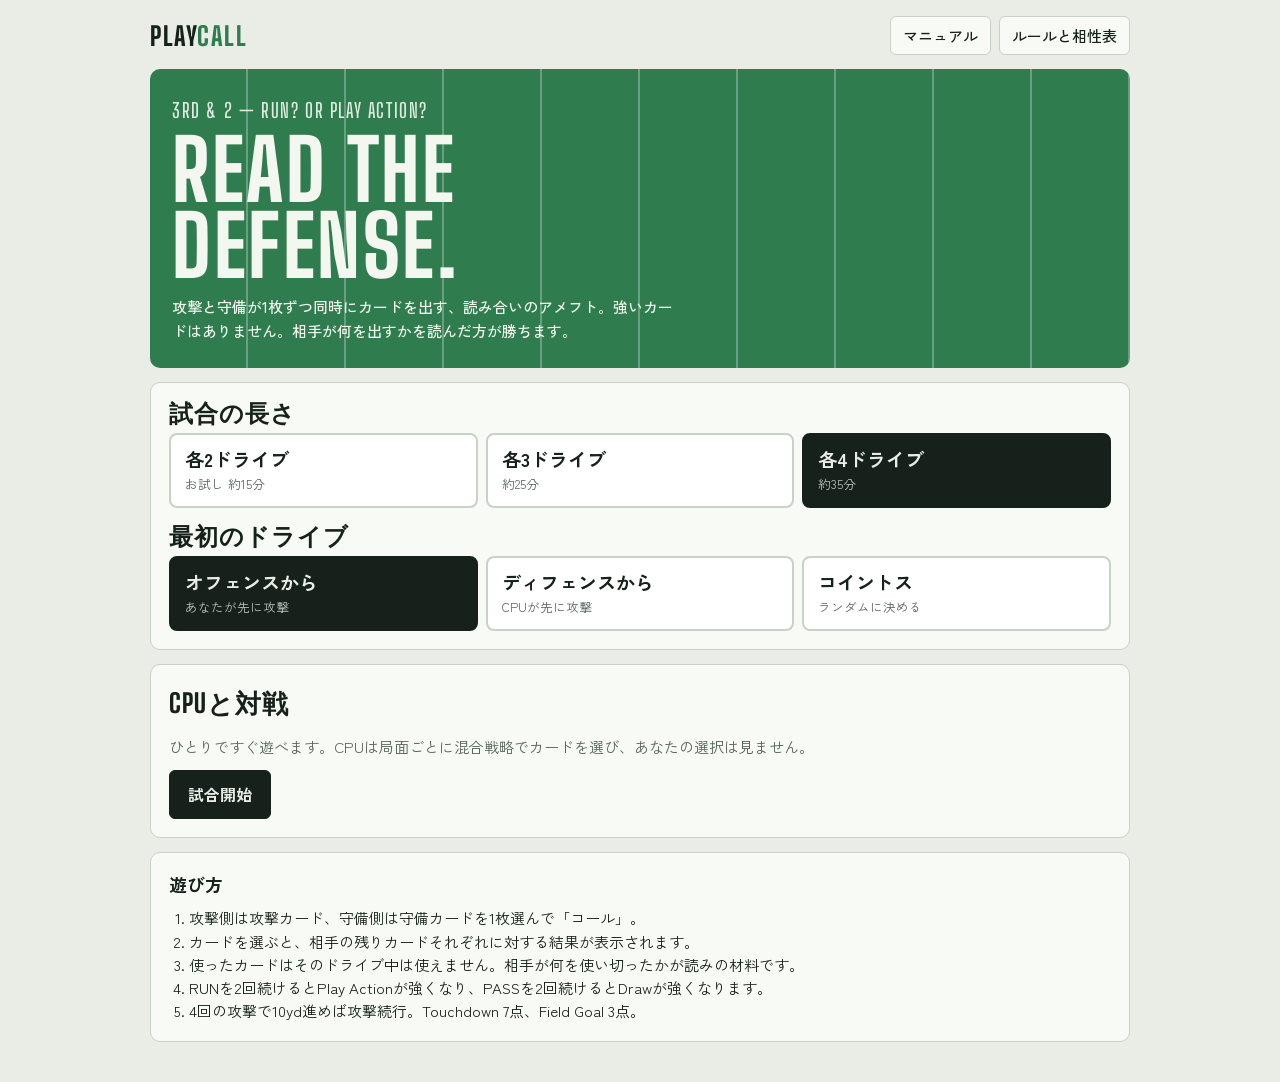
<file: index.html>
<!doctype html>
<html lang="ja">
<head>
<meta charset="utf-8">
<meta name="viewport" content="width=device-width,initial-scale=1,viewport-fit=cover">
<meta name="description" content="攻撃と守備が同時にカードを出す、読み合いのアメフトカードゲーム。ブラウザだけでCPUと対戦できます。">
<title>PLAYCALL Football</title>
<link rel="stylesheet" href="https://fonts.googleapis.com/css2?family=Big+Shoulders+Display:wght@600;800&family=Zen+Kaku+Gothic+New:wght@400;500;700&display=swap">
<style>
html{color-scheme:light}body{margin:0}[hidden]{display:none!important}img{max-width:100%}
/* Layout: stadium scoreboard on top, a turf field strip, then the coach's call sheet (hand + matchup read-out). */
:root{
  --bg:#e9ede6; --surface:#f8faf5; --raise:#ffffff; --ink:#15211a; --muted:#56655b; --line:#c9d2c6;
  --turf:#2f7d4f; --turf2:#286d45; --chalk:#f3f7f0; --endzone:#1f5a39;
  --leather:#8b4a22; --leather-bg:#f3e6da; --steel:#27507a; --steel-bg:#e1eaf3;
  --board:#15211a; --board-fg:#f3f7f0; --flag:#e9b91c; --good:#1c7c4c; --bad:#b93a2b; --neutral:#6b7a70;
  --display:"Big Shoulders Display","Arial Narrow","Hiragino Sans",sans-serif;
  --body:"Zen Kaku Gothic New","Hiragino Sans","Yu Gothic UI","Noto Sans JP",system-ui,sans-serif;
}
@media (prefers-color-scheme: dark){ :root:not([data-theme="light"]){
  --bg:#0e1612; --surface:#16211b; --raise:#1d2b23; --ink:#e6eee8; --muted:#93a399; --line:#2b3b32;
  --turf:#2a6e46; --turf2:#245f3d; --chalk:#e9f1ea; --endzone:#184a2f;
  --leather:#d9935c; --leather-bg:#3a2a1e; --steel:#86b6e6; --steel-bg:#1c2c3d;
  --board:#060b08; --board-fg:#e6eee8; --flag:#f0c531; --good:#57c58b; --bad:#ef7b6b; --neutral:#93a399; color-scheme:dark } }
:root[data-theme="dark"]{
  --bg:#0e1612; --surface:#16211b; --raise:#1d2b23; --ink:#e6eee8; --muted:#93a399; --line:#2b3b32;
  --turf:#2a6e46; --turf2:#245f3d; --chalk:#e9f1ea; --endzone:#184a2f;
  --leather:#d9935c; --leather-bg:#3a2a1e; --steel:#86b6e6; --steel-bg:#1c2c3d;
  --board:#060b08; --board-fg:#e6eee8; --flag:#f0c531; --good:#57c58b; --bad:#ef7b6b; --neutral:#93a399; color-scheme:dark }
*{box-sizing:border-box}
body{background:var(--bg);color:var(--ink);font-family:var(--body);font-size:15px;line-height:1.55;padding-inline:16px;padding-block:16px 40px}
#app{max-width:980px;margin:0 auto;display:flex;flex-direction:column;gap:14px}
button{font:inherit;color:inherit;cursor:pointer}
button:focus-visible,input:focus-visible,select:focus-visible,summary:focus-visible{outline:3px solid var(--flag);outline-offset:2px}
h1,h2,h3{margin:0;text-wrap:balance}
.disp{font-family:var(--display);letter-spacing:.02em;font-variant-numeric:tabular-nums}
.muted{color:var(--muted)}
.small{font-size:12.5px}

/* top bar */
.bar{display:flex;align-items:center;justify-content:space-between;gap:10px;flex-wrap:wrap}
.brand{font-family:var(--display);font-weight:800;font-size:26px;letter-spacing:.06em;line-height:1}
.brand span{color:var(--turf)}
.bar .btns{display:flex;gap:8px}
.btn{border:1px solid var(--line);background:var(--surface);border-radius:6px;padding:7px 12px;font-weight:500}
a.btn{display:inline-block;text-decoration:none;color:inherit}
.btn:hover{border-color:var(--ink)}
.btn.primary{background:var(--ink);color:var(--bg);border-color:var(--ink);font-weight:700}
.btn.primary:disabled{opacity:.4;cursor:not-allowed}
.btn.big{padding:11px 18px;font-size:16px}

/* lobby */
.hero{background:var(--turf);color:var(--chalk);border-radius:10px;padding:26px 22px;position:relative;overflow:hidden;
  background-image:repeating-linear-gradient(90deg,transparent 0 calc(10% - 2px),rgba(255,255,255,.28) calc(10% - 2px) 10%)}
.hero h1{font-family:var(--display);font-weight:800;font-size:clamp(44px,9vw,84px);line-height:.9;letter-spacing:.03em}
.hero p{max-width:34em;margin:12px 0 0;font-weight:500}
.hero .sit{font-family:var(--display);font-weight:600;font-size:20px;letter-spacing:.08em;opacity:.9;margin-bottom:6px}
.modes{display:grid;grid-template-columns:repeat(auto-fit,minmax(280px,1fr));gap:14px}
.mode{background:var(--surface);border:1px solid var(--line);border-radius:10px;padding:18px;display:flex;flex-direction:column;gap:12px}
.mode h2{font-family:var(--display);font-weight:800;font-size:26px;letter-spacing:.04em}
.row{display:flex;gap:8px;align-items:center;flex-wrap:wrap}
input[type=text],select{font:inherit;color:var(--ink);background:var(--raise);border:1px solid var(--line);border-radius:6px;padding:8px 10px}
#roomcode{width:7.5em;text-transform:uppercase;letter-spacing:.2em;font-family:var(--display);font-size:20px}
.howto{background:var(--surface);border:1px solid var(--line);border-radius:10px;padding:18px}
.howto ol{margin:8px 0 0;padding-left:1.3em}
.code{font-family:var(--display);font-weight:800;font-size:54px;letter-spacing:.2em;line-height:1}

.setup{background:var(--surface);border:1px solid var(--line);border-radius:10px;padding:18px;display:grid;gap:16px}
.sg{display:grid;gap:8px}
.sl{font-family:var(--display);font-weight:800;font-size:24px;letter-spacing:.04em;line-height:1}
.seg{display:grid;grid-template-columns:repeat(3,1fr);gap:8px}
.segb{border:2px solid var(--line);background:var(--raise);border-radius:8px;padding:12px 14px;text-align:left;min-width:0}
.segb b{display:block;font-size:19px;font-weight:700;line-height:1.25}
.segb span{font-size:12.5px;color:var(--muted)}
.segb:hover{border-color:var(--ink)}
.segb[aria-pressed=true]{background:var(--ink);border-color:var(--ink);color:var(--bg)}
.segb[aria-pressed=true] span{color:inherit;opacity:.8}
.fourth{border:3px solid var(--flag);border-radius:10px;padding:12px 14px;background:var(--raise);display:grid;gap:10px}
.fourth .ft{font-family:var(--display);font-weight:800;font-size:28px;letter-spacing:.04em;line-height:1}
.choices{display:grid;grid-template-columns:repeat(3,1fr);gap:8px}
.choice{border:2px solid var(--line);background:var(--surface);border-radius:8px;padding:12px 14px;text-align:left;min-width:0}
.choice b{display:block;font-family:var(--display);font-weight:800;font-size:26px;line-height:1.05}
.choice span{font-size:13px}
.choice:hover{border-color:var(--ink)}
.choice[aria-pressed=true]{background:var(--ink);border-color:var(--ink);color:var(--bg)}
.choice:disabled{opacity:.45;cursor:not-allowed}
@media (max-width:560px){.seg,.choices{grid-template-columns:1fr}.segb,.choice{display:flex;align-items:baseline;justify-content:space-between;gap:10px}.segb b,.choice b{flex:0 0 auto}.segb span,.choice span{text-align:right}}
/* scoreboard */
.board{background:var(--board);color:var(--board-fg);border:1px solid var(--line);border-radius:10px;padding:12px 16px;display:grid;grid-template-columns:1fr auto 1fr;gap:12px;align-items:center}
.team{display:flex;align-items:baseline;gap:10px;min-width:0}
.team.r{justify-content:flex-end;text-align:right}
.team .nm{font-weight:700;font-size:13px;letter-spacing:.08em;white-space:nowrap}
.team .sc{font-family:var(--display);font-weight:800;font-size:48px;line-height:1;font-variant-numeric:tabular-nums}
.team .poss{width:10px;height:10px;border-radius:50%;background:var(--flag);display:inline-block;visibility:hidden;align-self:center}
.team.has .poss{visibility:visible}
.mid{text-align:center}
.mid .dd{font-family:var(--display);font-weight:800;font-size:30px;line-height:1;letter-spacing:.04em;white-space:nowrap}
.mid .on{font-size:12.5px;opacity:.85;white-space:nowrap}
.pips{display:flex;gap:4px;margin-top:4px}
.team.r .pips{justify-content:flex-end}
.pip{width:14px;height:5px;border-radius:2px;background:currentColor;opacity:.25}
.pip.done{opacity:.9}
.pip.now{background:var(--flag);opacity:1}

/* field */
.field{position:relative;height:104px;border-radius:8px;overflow:hidden;background:var(--turf);
  background-image:repeating-linear-gradient(90deg,var(--turf) 0 8.3333%,var(--turf2) 8.3333% 16.6667%)}
.field .ez{position:absolute;top:0;bottom:0;width:8.3333%;background:var(--endzone);display:flex;align-items:center;justify-content:center}
.field .ez span{writing-mode:vertical-rl;font-family:var(--display);font-weight:800;letter-spacing:.2em;color:var(--chalk);opacity:.75;font-size:13px}
.field .ez.l{left:0;border-right:2px solid var(--chalk)} .field .ez.rr{right:0;border-left:2px solid var(--chalk)}
.field .yl{position:absolute;top:0;bottom:0;width:1px;background:rgba(255,255,255,.45)}
.field .num{position:absolute;bottom:4px;transform:translateX(-50%);font-family:var(--display);font-weight:600;color:rgba(255,255,255,.7);font-size:15px}
.field .mk{position:absolute;top:0;bottom:0;width:3px;transform:translateX(-50%);transition:left .6s ease}
.field .los{background:#7fc4ff}
.field .fd{background:var(--flag)}
.field .ball{position:absolute;top:50%;width:22px;height:13px;border-radius:50%;background:#7a3f1c;border:2px solid #f4e9dc;transform:translate(-50%,-50%);transition:left .6s ease;box-shadow:0 2px 4px rgba(0,0,0,.35)}
.field .dir{position:absolute;top:6px;transform:translateX(-50%);font-family:var(--display);font-weight:800;color:var(--chalk);font-size:14px;letter-spacing:.1em;transition:left .6s ease;white-space:nowrap}

/* situation */
.sit-row{display:flex;gap:8px;flex-wrap:wrap;align-items:center}
.tag{display:inline-flex;align-items:center;gap:6px;border:1px solid var(--line);border-radius:999px;padding:3px 10px;font-size:12.5px;background:var(--surface);white-space:nowrap}
.tag.tend{background:var(--flag);border-color:var(--flag);color:#221b00;font-weight:700}
.chips{display:inline-flex;gap:3px;flex-wrap:wrap}
.chip{font-family:var(--display);font-weight:600;font-size:14px;min-width:26px;text-align:center;border-radius:4px;padding:0 4px;background:var(--raise);border:1px solid var(--line)}
.chip.star{border-color:var(--bad);color:var(--bad)}
.chip.gone{opacity:.25;text-decoration:line-through}

/* result */
.result{border:2px solid var(--ink);border-radius:10px;background:var(--raise);padding:14px 16px;display:grid;gap:10px}
.result .head{font-family:var(--display);font-weight:800;font-size:clamp(26px,5vw,38px);line-height:1;letter-spacing:.03em}
.result .head.good{color:var(--good)} .result .head.bad{color:var(--bad)}
.vs{display:flex;gap:10px;align-items:stretch;flex-wrap:wrap}
.face{flex:1 1 150px;min-width:0;border-radius:8px;padding:8px 10px;border:1px solid var(--line)}
.face.o{background:var(--leather-bg);border-color:var(--leather)} .face.d{background:var(--steel-bg);border-color:var(--steel)}
.face .who{font-size:11.5px;letter-spacing:.08em;font-weight:700;opacity:.8}
.face .cn{font-family:var(--display);font-weight:800;font-size:24px;line-height:1.05}
.verdict{flex:0 0 auto;display:flex;flex-direction:column;align-items:center;justify-content:center;min-width:86px;text-align:center}
.verdict .sym{font-size:34px;line-height:1;font-weight:700}
.sym.g{color:var(--good)} .sym.b{color:var(--bad)} .sym.n{color:var(--neutral)}
.flip{animation:flip .45s ease both}
@keyframes flip{from{transform:rotateX(80deg);opacity:.2}to{transform:none;opacity:1}}
@media (prefers-reduced-motion:reduce){.flip{animation:none}.field .mk,.field .ball,.field .dir{transition:none}}
.nextdrive{border-top:1px dashed var(--line);padding-top:8px;font-weight:700}

/* hand */
.panel{background:var(--surface);border:1px solid var(--line);border-radius:10px;padding:14px 16px;display:grid;gap:12px}
.panel h3{font-size:15px;font-weight:700}
.role{font-family:var(--display);font-weight:800;font-size:22px;letter-spacing:.06em}
.role.o{color:var(--leather)} .role.d{color:var(--steel)}
.hand{display:grid;grid-template-columns:repeat(auto-fill,minmax(138px,1fr));gap:8px}
.card{position:relative;text-align:left;border:1.5px solid var(--line);background:var(--raise);border-radius:8px;padding:8px 10px 9px;display:flex;flex-direction:column;gap:2px;min-width:0}
.card .cn{font-family:var(--display);font-weight:800;font-size:20px;line-height:1.05}
.card .ct{font-size:10.5px;font-weight:700;letter-spacing:.1em}
.card.o .ct{color:var(--leather)} .card.d .ct{color:var(--steel)}
.card.o{border-left:5px solid var(--leather)} .card.d{border-left:5px solid var(--steel)}
.card.k{border-left:5px solid var(--flag)}
.card:hover{border-color:var(--ink)}
.card[aria-pressed=true]{outline:3px solid var(--ink);outline-offset:1px;background:var(--surface)}
.card:disabled{opacity:.4;cursor:not-allowed}
.card .cnt{position:absolute;top:6px;right:8px;font-family:var(--display);font-weight:600;font-size:14px;color:var(--muted)}
.detail{border-top:1px solid var(--line);padding-top:12px;display:grid;gap:10px}
.detail .dn{font-family:var(--display);font-weight:800;font-size:26px;line-height:1}
.gain{display:grid;grid-template-columns:repeat(5,1fr);gap:4px;max-width:420px}
.gain div{border:1px solid var(--line);border-radius:6px;text-align:center;padding:3px 2px;background:var(--raise)}
.gain b{display:block;font-size:15px} .gain span{font-family:var(--display);font-weight:600;font-size:16px}
.mx{display:grid;grid-template-columns:repeat(auto-fill,minmax(150px,1fr));gap:4px}
.mxc{display:grid;grid-template-columns:22px 1fr;gap:6px;align-items:center;border:1px solid var(--line);border-radius:6px;padding:4px 8px;background:var(--raise);min-width:0}
.mxc .s{font-size:17px;font-weight:700;text-align:center}
.mxc .t{min-width:0}
.mxc .t b{display:block;font-size:12.5px;line-height:1.2;overflow-wrap:anywhere}
.mxc .t span{font-size:11.5px;color:var(--muted)}
.mxc.out{opacity:.38}
.mxc.out b{text-decoration:line-through}
.confirm{display:flex;gap:10px;align-items:center;flex-wrap:wrap}
.wait{font-weight:700}
.used{display:grid;gap:6px}
.used .u{display:flex;gap:6px;flex-wrap:wrap;align-items:center}
.used .lbl{font-size:12px;font-weight:700;min-width:8.5em}
.uc{font-size:12px;border-radius:4px;padding:1px 7px;border:1px solid var(--line);background:var(--raise)}
.uc.o{border-color:var(--leather);color:var(--leather)} .uc.d{border-color:var(--steel);color:var(--steel)}
details.log{background:var(--surface);border:1px solid var(--line);border-radius:10px;padding:10px 16px}
details.log summary{font-weight:700;cursor:pointer}
.log ol{list-style:none;margin:8px 0 0;padding:0;display:grid;gap:4px;font-size:13px}
.log li{border-bottom:1px dotted var(--line);padding-bottom:4px}
.toast{position:fixed;left:50%;bottom:calc(18px + env(safe-area-inset-bottom,0px));transform:translateX(-50%);background:var(--ink);color:var(--bg);padding:10px 16px;border-radius:8px;max-width:min(92vw,520px);z-index:30;font-weight:500}
.final{text-align:center;display:grid;gap:10px;justify-items:center}
.final .fs{font-family:var(--display);font-weight:800;font-size:64px;line-height:1}

/* rules modal */
.modal{position:fixed;inset:0;background:rgba(0,0,0,.55);z-index:20;display:flex;align-items:flex-start;justify-content:center;padding:calc(16px + env(safe-area-inset-top,0px)) 12px 16px;overflow:auto}
.sheet{background:var(--surface);color:var(--ink);border-radius:10px;max-width:880px;width:100%;padding:18px;display:grid;gap:12px}
.sheet h2{font-family:var(--display);font-weight:800;font-size:28px}
.sheet ul{margin:0;padding-left:1.2em}
.tw{overflow-x:auto}
table.m{border-collapse:collapse;font-size:12.5px;white-space:nowrap}
table.m th,table.m td{border:1px solid var(--line);padding:3px 6px;text-align:center}
table.m th{background:var(--raise);font-weight:700}
table.m td.g{color:var(--good);font-weight:700} table.m td.b{color:var(--bad);font-weight:700}
@media (max-width:520px){
  .team .sc{font-size:38px} .mid .dd{font-size:24px} .team .nm{font-size:11px}
  .board{padding:10px 12px;gap:8px} .field{height:88px}
  .hand{grid-template-columns:repeat(2,1fr)}
}
</style>
</head>
<body>

<div id="app"></div>
<div id="modal" hidden></div>
<div id="toast" class="toast" hidden></div>

<script id="engine">
/* ===== ENGINE START ===== */
const OFF=[
 {id:'Power',n:'Power Run',cat:'RUN',c:2,jp:'中央の安定ラン。負けても下がらない',y:[0,1,3,6,9]},
 {id:'Outside',n:'Outside Run',cat:'RUN',c:2,jp:'外を回る一発狙い。読まれるとロス',y:[-4,-2,3,8,15]},
 {id:'Draw',n:'Draw',cat:'RUN',c:1,jp:'パスと見せて中央ラン。パス傾向で1段階有利',y:[-2,1,3,8,13]},
 {id:'Sneak',n:'QB Sneak',cat:'RUN',c:1,jp:'1〜2ydを確実に取る。補正カードなし',y:[0,1,2,2,3]},
 {id:'Counter',n:'Counter',cat:'RUN',c:1,jp:'逆を突くラン。Run Commitに勝てる',y:[-3,0,3,8,14]},
 {id:'Short',n:'Short Pass',cat:'SHORT PASS',c:2,jp:'安定して数ヤードを取る',y:[null,null,4,7,12]},
 {id:'Slant',n:'Slant',cat:'SHORT PASS',c:1,jp:'Blitzの裏へ速く投げる',y:[null,null,5,10,18]},
 {id:'Screen',n:'Screen Pass',cat:'SCREEN',c:1,jp:'Blitzを引き込んで裏へ投げる',y:[-5,-2,3,9,16]},
 {id:'Cross',n:'Crossing Route',cat:'SHORT PASS',c:1,jp:'中距離の横断ルート。Manに強い',y:[null,null,6,13,20]},
 {id:'Deep',n:'Deep Pass',cat:'DEEP PASS',c:1,jp:'一発で20yd以上を狙う。互角でも不成功',y:[null,null,'inc',22,35]},
 {id:'PAShot',n:'PA Shot',cat:'PLAY ACTION',c:1,jp:'ランフェイクから深いパス。ラン傾向で1段階有利',y:[null,null,'inc',20,30]},
 {id:'Boot',n:'PA Bootleg',cat:'PLAY ACTION',c:1,jp:'ランフェイクから外へ。ラン傾向で1段階有利',y:[null,null,5,10,15]},
];
const DEF=[
 {id:'RC',n:'Run Commit',cat:'ラン警戒',c:2,jp:'前に詰めてRUNを止める。Play Actionに弱い'},
 {id:'GL',n:'Goal Line',cat:'ラン警戒',c:1,jp:'中央を完全に塞ぐ。外とパスは無防備'},
 {id:'BAL',n:'Balanced',cat:'標準',c:2,jp:'弱点が少なく、小細工に騙されない'},
 {id:'CON',n:'Edge Contain',cat:'外警戒',c:1,jp:'両端を固めて外への展開を潰す'},
 {id:'C3',n:'Cover 3',cat:'ゾーン',c:1,jp:'中長距離パスを消す。中央ランに弱い'},
 {id:'C2',n:'Cover 2',cat:'ゾーン',c:1,jp:'短いパスと外ランを消す。中央が空く'},
 {id:'MAN',n:'Man Coverage',cat:'マンツーマン',c:1,jp:'1対1で付く。交差ルートとPlay Actionに弱い'},
 {id:'JMP',n:'Jump Route',cat:'ギャンブル',c:1,jp:'短いパスに飛び込む。裏を取られると大損'},
 {id:'BLZ',n:'Blitz',cat:'プレッシャー',c:2,jp:'パスに勝てば必ずSack。Screenに弱い'},
 {id:'AOB',n:'All-Out Blitz',cat:'プレッシャー',c:1,jp:'全員突入。最大の賭け'},
 {id:'ZBL',n:'Zone Blitz',cat:'変則',c:1,jp:'Blitzと見せて短いゾーンに落とす'},
 {id:'PRV',n:'Prevent',cat:'ゾーン',c:1,jp:'全員が深く守る。手前は譲る'},
];
const MXS={Power:'XDEOOOEOXXOO',Outside:'XSEDEXEOESXO',Draw:'DDXXOOEEOOOS',Sneak:'XDEEEEEEEEEE',Counter:'OOXDEEEOEOEO',
 Short:'OSEEEXXDXOEO',Slant:'OSEEXXXDOSDE',Screen:'EEXDEXOXSSDO',Cross:'OSEOXOOEXDEX',Deep:'OSEEXXXSXDOD',PAShot:'SSOEXEOOXDXD',Boot:'SSXDEEOEEXXE'};
const GR={D:0,X:1,E:2,O:3,S:4};
const SYM=['✕','▲','△','○','◎'];
const OI={},DI={};OFF.forEach((c,i)=>OI[c.id]=i);DEF.forEach((c,i)=>DI[c.id]=i);
const RUNS=new Set(['Power','Outside','Draw','Sneak','Counter']),PAS=new Set(['PAShot','Boot']),PRESS=new Set(['BLZ','AOB']),
 RUNSTOP=new Set(['RC','GL']),PASSDEF=new Set(['C3','C2','PRV']),FUMRUN=new Set(['Outside','Counter']),DEEPS=new Set(['Deep','PAShot']);
const CHAIN=[[-2,1],[-1,0],[-1,0],[0,1],[0,0],[0,0],[1,0],[1,0],[1,0],[2,1],[2,0],[3,0]];
function baseGrade(o,d){return GR[MXS[o][DI[d]]]}
function shiftFor(o,d,st){let s=0;if(st==='R2'){if(PAS.has(o))s++;if(RUNS.has(o)&&RUNSTOP.has(d))s--}
 if(st==='P2'){if(o==='Draw')s++;if(!RUNS.has(o)&&PASSDEF.has(d))s--}return s}
function grade(o,d,st){return Math.max(0,Math.min(4,baseGrade(o,d)+shiftFor(o,d,st)))}
function nextStreak(st,o){const c=RUNS.has(o)?'R':'P';return (st&&st[0]===c)?c+'2':c+'1'}
function resolveCore(o,d,mod,star,st){
 const g=grade(o,d,st),y=OFF[OI[o]].y[g];
 if(y==='inc')return{g,y:0,kind:'inc'};
 if(y===null){
  if(PRESS.has(d)){if(g===0)return{g,y:-8,kind:star?'fum':'sack'};return{g,y:-6,kind:'sack'}}
  if(g===0&&star)return{g,y:0,kind:'int'};
  return{g,y:0,kind:'inc'}}
 if(g===0&&FUMRUN.has(o)&&star)return{g,y,kind:'fum'};
 return{g,y:(o!=='Sneak'&&y>=1)?y+mod:y,kind:'gain'}}
function fgPct(dist){return dist<=20?100:dist<=25?90:dist<=30?80:dist<=36?70:dist<=40?40:0}
function fgRate(dist){return fgPct(dist)/100}
function newGame(drives,first){first=first?1:0;return{n:0,score:[0,0],drive:0,total:drives*2,ot:0,first,off:first,yl:25,down:1,togo:10,streak:null,usedO:[],usedD:[],
 chain:[0,1,2,3,4,5,6,7,8,9,10,11],over:false,log:[],last:null}}
function avail(deck,used){const m={};deck.forEach(c=>m[c.id]=c.c);used.forEach(id=>m[id]--);return m}
function applyPlay(G0,call,dId,r){
 const G=JSON.parse(JSON.stringify(G0));G.n++;
 const res={n:G.n,off:G.off,b:{yl:G.yl,down:G.down,togo:G.togo,streak:G.streak},o:call,d:dId,chain:null,y:0,kind:'',first:false,end:null,pts:0};
 const draw=()=>{if(!G.chain.length)G.chain=[0,1,2,3,4,5,6,7,8,9,10,11];const i=r%G.chain.length;const c=G.chain.splice(i,1)[0];res.chain=c;return CHAIN[c]};
 let next=null;
 if(call==='PUNT'){res.kind='punt';res.end='punt';res.d=null;const pos=G.yl+40;next=pos>=100?20:100-pos}
 else if(call==='FG'){res.d=null;const dist=100-G.yl;res.fgd=dist;const ok=(r%100)<fgPct(dist);
  if(ok){res.kind='fg';res.end='fg';res.pts=3;next=25}else{res.kind='fgmiss';res.end='fgmiss';next=100-G.yl}}
 else{
  const[mod,star]=draw();const c=resolveCore(call,dId,mod,star,G.streak);
  res.base=baseGrade(call,dId);res.shift=shiftFor(call,dId,G.streak);res.g=c.g;res.kind=c.kind;res.y=c.y;
  G.usedO.push(call);G.usedD.push(dId);G.streak=nextStreak(G.streak,call);
  if(c.kind==='int'){const spot=G.yl+(DEEPS.has(call)?20:0);next=spot>=100?20:100-spot;res.end='int'}
  else if(c.kind==='fum'){const spot=Math.max(1,G.yl+c.y);next=100-spot;res.end='fum'}
  else{let n=G.yl+c.y;
   if(n>=100){res.end='td';res.pts=7;res.y=100-G.yl;next=25}
   else{n=Math.max(1,n);const gain=n-G.yl;res.y=gain;
    if(gain>=G.togo){res.first=true;G.yl=n;G.down=1;G.togo=Math.min(10,100-n)}
    else if(G.down===4){res.end='downs';next=100-n}
    else{G.yl=n;G.down++;G.togo-=gain}}}
  if(G.usedO.length>=15)G.usedO=[];if(G.usedD.length>=15)G.usedD=[];
 }
 if(res.end){
  G.score[G.off]+=res.pts;G.drive++;
  if(G.drive>=G.total){if(G.score[0]!==G.score[1]||G.ot>=3)G.over=true;else{G.ot++;G.total+=2;next=25}}
  if(!G.over){G.off=1-G.off;G.yl=Math.max(1,Math.min(99,next));G.down=1;G.togo=Math.min(10,100-G.yl);G.streak=null;G.usedO=[];G.usedD=[]}
  res.next={off:G.off,yl:G.yl};res.over=G.over;
 }
 res.score=G.score.slice();G.last=res;G.log.push(res);if(G.log.length>30)G.log.shift();
 return G}

/* ----- CPU ----- */
const VT=new Map();"91.4.9:90 92.4.8:90 93.4.7:90 94.4.6:124 95.4.5:152 96.4.4:196 97.4.3:243 98.4.2:300 99.4.1:304 90.4.10:90 88.4.12:90 89.4.11:90 86.4.14:90 87.4.13:90 84.4.16:90 92.3.8:250 85.4.15:90 93.3.7:278 94.3.6:309 95.3.5:333 96.3.4:360 97.3.3:385 98.3.2:413 99.3.1:416 83.4.17:90 91.3.9:226 81.4.19:90 89.3.11:185 82.4.18:90 90.3.10:205 79.4.21:17 87.3.13:146 80.4.20:90 88.3.12:166 77.4.23:16 85.3.15:112 93.2.7:372 78.4.22:17 86.3.14:129 94.2.6:391 95.2.5:407 96.2.4:422 97.2.3:434 98.2.2:448 99.2.1:449 76.4.24:16 84.3.16:100 92.2.8:353 74.4.26:14 82.3.18:90 90.2.10:311 75.4.25:15 83.3.17:93 91.2.9:332 72.4.28:12 80.3.20:90 88.2.12:271 73.4.27:13 81.3.19:90 89.2.11:291 70.4.30:10 78.3.22:78 86.2.14:231 94.1.6:429 71.4.29:11 79.3.21:80 87.2.13:251 95.1.5:439 96.1.4:448 97.1.3:454 98.1.2:463 99.1.1:465 81.4.13:90 82.4.12:90 83.4.11:90 84.4.10:90 85.4.9:90 86.4.8:90 87.4.7:90 88.4.6:102 89.4.5:131 90.4.4:175 91.4.3:223 80.4.14:90 78.4.16:17 92.4.2:274 93.4.1:283 79.4.15:17 76.4.18:16 77.4.17:16 74.4.20:14 82.3.12:151 75.4.19:15 83.3.11:168 84.3.10:187 85.3.9:207 86.3.8:229 87.3.7:255 88.3.6:285 89.3.5:310 90.3.4:338 91.3.3:362 92.3.2:385 73.4.21:13 81.3.13:135 71.4.23:11 79.3.15:90 93.3.1:397 72.4.22:12 80.3.14:117 69.4.25:-71 77.3.17:78 70.4.24:10 78.3.16:84 67.4.27:-74 75.3.19:62 83.2.11:271 68.4.26:-73 76.3.18:72 84.2.10:290 85.2.9:309 86.2.8:329 87.2.7:347 88.2.6:366 89.2.5:381 90.2.4:396 91.2.3:410 92.2.2:423 93.2.1:433 66.4.28:-76 74.3.20:47 82.2.12:251 64.4.30:-80 72.3.22:33 80.2.14:211 65.4.29:-78 73.3.21:39 81.2.13:231 62.4.32:-83 70.3.24:20 78.2.16:173 63.4.31:-82 71.3.23:27 79.2.15:191 60.4.34:-87 68.3.26:-3 76.2.18:142 84.1.10:353 82.4.13:90 83.4.12:90 84.4.11:90 85.4.10:90 86.4.9:90 87.4.8:90 88.4.7:90 89.4.6:107 90.4.5:135 91.4.4:179 92.4.3:227 81.4.14:90 79.4.16:17 93.4.2:279 94.4.1:287 80.4.15:90 77.4.18:16 78.4.17:17 75.4.20:15 83.3.12:153 76.4.19:16 84.3.11:171 85.3.10:190 86.3.9:210 87.3.8:233 88.3.7:261 89.3.6:290 90.3.5:315 91.3.4:343 92.3.3:367 93.3.2:391 74.4.21:14 82.3.13:137 72.4.23:12 80.3.15:104 94.3.1:402 73.4.22:13 81.3.14:119 70.4.25:10 78.3.17:83 71.4.24:11 79.3.16:86 68.4.27:-73 76.3.19:69 84.2.11:275 69.4.26:-71 77.3.18:76 85.2.10:294 86.2.9:314 87.2.8:334 88.2.7:353 89.2.6:371 90.2.5:387 91.2.4:402 92.2.3:416 93.2.2:429 94.2.1:438 67.4.28:-74 75.3.20:59 83.2.12:255 65.4.30:-78 73.3.22:39 81.2.14:216 66.4.29:-76 74.3.21:47 82.2.13:235 63.4.32:-82 71.3.24:27 79.2.16:178 64.4.31:-80 72.3.23:33 80.2.15:197 61.4.34:-85 69.3.26:1 77.2.18:147 85.1.10:359 83.4.13:90 84.4.12:90 85.4.11:90 86.4.10:90 87.4.9:90 88.4.8:90 89.4.7:90 90.4.6:110 91.4.5:139 92.4.4:184 93.4.3:231 82.4.14:90 80.4.16:90 94.4.2:284 95.4.1:291 81.4.15:90 78.4.18:17 79.4.17:17 76.4.20:16 84.3.12:156 77.4.19:16 85.3.11:174 86.3.10:192 87.3.9:213 88.3.8:239 89.3.7:265 90.3.6:294 91.3.5:319 92.3.4:347 93.3.3:372 94.3.2:396 75.4.21:15 83.3.13:139 73.4.23:13 81.3.15:105 95.3.1:406 74.4.22:14 82.3.14:122 71.4.25:11 79.3.17:85 72.4.24:12 80.3.16:96 69.4.27:-71 77.3.19:74 85.2.11:279 70.4.26:10 78.3.18:81 86.2.10:299 87.2.9:319 88.2.8:339 89.2.7:358 90.2.6:376 91.2.5:392 92.2.4:407 93.2.3:421 94.2.2:434 95.2.1:442 68.4.28:-73 76.3.20:66 84.2.12:259 66.4.30:-76 74.3.22:46 82.2.14:220 67.4.29:-74 75.3.21:56 83.2.13:239 64.4.32:-80 72.3.24:32 80.2.16:182 65.4.31:-78 73.3.23:38 81.2.15:200 62.4.34:-83 70.3.26:18 78.2.18:151 86.1.10:363 84.4.13:90 85.4.12:90 86.4.11:90 87.4.10:90 88.4.9:90 89.4.8:90 90.4.7:90 91.4.6:114 92.4.5:143 93.4.4:187 94.4.3:235 83.4.14:90 81.4.16:90 95.4.2:288 96.4.1:295 82.4.15:90 79.4.18:17 80.4.17:90 77.4.20:16 85.3.12:158 78.4.19:17 86.3.11:176 87.3.10:194 88.3.9:220 89.3.8:242 90.3.7:268 91.3.6:299 92.3.5:324 93.3.4:351 94.3.3:376 95.3.2:400 76.4.21:16 84.3.13:141 74.4.23:14 82.3.15:109 96.3.1:409 75.4.22:15 83.3.14:124 72.4.25:12 80.3.17:91 73.4.24:13 81.3.16:96 70.4.27:10 78.3.19:79 86.2.11:282 71.4.26:11 79.3.18:84 87.2.10:302 88.2.9:323 89.2.8:343 90.2.7:362 91.2.6:380 92.2.5:397 93.2.4:412 94.2.3:426 95.2.2:438 96.2.1:444 69.4.28:-71 77.3.20:71 85.2.12:262 67.4.30:-74 75.3.22:54 83.2.14:223 68.4.29:-73 76.3.21:63 84.2.13:243 65.4.32:-78 73.3.24:38 81.2.16:186 66.4.31:-76 74.3.23:45 82.2.15:203 63.4.34:-82 71.3.26:24 79.2.18:155 87.1.10:367 85.4.13:90 86.4.12:90 87.4.11:90 88.4.10:90 89.4.9:90 90.4.8:90 91.4.7:90 92.4.6:118 93.4.5:147 94.4.4:191 95.4.3:238 84.4.14:90 82.4.16:90 96.4.2:292 97.4.1:297 83.4.15:90 80.4.18:90 81.4.17:90 78.4.20:17 86.3.12:160 79.4.19:17 87.3.11:178 88.3.10:201 89.3.9:222 90.3.8:245 91.3.7:271 92.3.6:303 93.3.5:327 94.3.4:355 95.3.3:380 96.3.2:404 77.4.21:16 85.3.13:144 75.4.23:15 83.3.15:110 97.3.1:410 76.4.22:16 84.3.14:125 73.4.25:13 81.3.17:92 74.4.24:14 82.3.16:98 71.4.27:11 79.3.19:83 87.2.11:286 72.4.26:12 80.3.18:90 88.2.10:306 89.2.9:326 90.2.8:346 91.2.7:366 92.2.6:384 93.2.5:401 94.2.4:416 95.2.3:429 96.2.2:441 97.2.1:445 70.4.28:10 78.3.20:78 86.2.12:266 68.4.30:-73 76.3.22:61 84.2.14:226 69.4.29:-71 77.3.21:68 85.2.13:246 66.4.32:-76 74.3.24:44 82.2.16:188 67.4.31:-74 75.3.23:52 83.2.15:206 64.4.34:-80 72.3.26:28 80.2.18:158 88.1.10:371 86.4.13:90 87.4.12:90 88.4.11:90 89.4.10:90 90.4.9:90 91.4.8:90 92.4.7:90 93.4.6:121 94.4.5:150 95.4.4:194 96.4.3:241 85.4.14:90 83.4.16:90 97.4.2:293 98.4.1:303 84.4.15:90 81.4.18:90 82.4.17:90 79.4.20:17 87.3.12:161 80.4.19:90 88.3.11:183 89.3.10:203 90.3.9:224 91.3.8:248 92.3.7:275 93.3.6:306 94.3.5:331 95.3.4:357 96.3.3:382 97.3.2:405 78.4.21:17 86.3.13:145 76.4.23:16 84.3.15:111 98.3.1:415 77.4.22:16 85.3.14:127 74.4.25:14 82.3.17:92 75.4.24:15 83.3.16:99 72.4.27:12 80.3.19:90 88.2.11:289 73.4.26:13 81.3.18:90 89.2.10:309 90.2.9:329 91.2.8:350 92.2.7:369 93.2.6:388 94.2.5:404 95.2.4:419 96.2.3:432 97.2.2:442 98.2.1:449 71.4.28:11 79.3.20:82 87.2.12:268 69.4.30:-71 77.3.22:66 85.2.14:228 70.4.29:10 78.3.21:78 86.2.13:249 67.4.32:-74 75.3.24:51 83.2.16:190 68.4.31:-73 76.3.23:60 84.2.15:208 65.4.34:-78 73.3.26:34 81.2.18:160 89.1.10:374 68.4.32:-73 76.3.24:59 84.2.16:192 69.4.31:-71 77.3.23:66 85.2.15:211 66.4.34:-76 74.3.26:40 82.2.18:162 90.1.10:377 67.4.33:-74 75.3.25:49 83.2.17:176 91.1.9:392 92.1.8:405 93.1.7:418 71.4.13:11 72.4.12:12 73.4.11:13 74.4.10:14 75.4.9:15 76.4.8:16 77.4.7:20 78.4.6:55 79.4.5:82 80.4.4:122 81.4.3:164 70.4.14:10 68.4.16:-73 82.4.2:213 83.4.1:226 69.4.15:-71 66.4.18:-76 67.4.17:-74 64.4.20:-80 72.3.12:82 65.4.19:-78 73.3.11:99 74.3.10:118 75.3.9:139 76.3.8:163 77.3.7:190 78.3.6:221 79.3.5:244 80.3.4:269 81.3.3:292 82.3.2:316 63.4.21:-82 71.3.13:66 61.4.23:-85 69.3.15:19 83.3.1:327 62.4.22:-83 70.3.14:48 59.4.25:-160 67.3.17:-2 60.4.24:-87 68.3.16:6 57.4.27:-163 65.3.19:-22 73.2.11:202 58.4.26:-162 66.3.18:-10 74.2.10:222 75.2.9:241 76.2.8:260 77.2.7:277 78.2.6:294 79.2.5:310 80.2.4:325 81.2.3:337 82.2.2:350 83.2.1:359 56.4.28:-165 64.3.20:-36 72.2.12:182 54.4.30:-168 62.3.22:-53 70.2.14:142 55.4.29:-167 63.3.21:-46 71.2.13:162 52.4.32:-172 60.3.24:-70 68.2.16:102 53.4.31:-170 61.3.23:-61 69.2.15:121 50.4.34:-175 58.3.26:-96 66.2.18:68 74.1.10:283 72.4.13:12 73.4.12:13 74.4.11:14 75.4.10:15 76.4.9:16 77.4.8:16 78.4.7:24 79.4.6:59 80.4.5:90 81.4.4:126 82.4.3:169 71.4.14:11 69.4.16:-71 83.4.2:218 84.4.1:230 70.4.15:10 67.4.18:-74 68.4.17:-73 65.4.20:-78 73.3.12:85 66.4.19:-76 74.3.11:103 75.3.10:122 76.3.9:143 77.3.8:168 78.3.7:198 79.3.6:226 80.3.5:249 81.3.4:274 82.3.3:298 83.3.2:322 64.4.21:-80 72.3.13:69 62.4.23:-83 70.3.15:37 84.3.1:333 63.4.22:-82 71.3.14:53 60.4.25:-87 68.3.17:4 61.4.24:-85 69.3.16:11 58.4.27:-162 66.3.19:-13 74.2.11:208 59.4.26:-160 67.3.18:-4 75.2.10:227 76.2.9:247 77.2.8:265 78.2.7:283 79.2.6:299 80.2.5:315 81.2.4:330 82.2.3:343 83.2.2:356 84.2.1:366 57.4.28:-163 65.3.20:-25 73.2.12:187 55.4.30:-167 63.3.22:-47 71.2.14:147 56.4.29:-165 64.3.21:-37 72.2.13:167 53.4.32:-170 61.3.24:-61 69.2.16:107 54.4.31:-168 62.3.23:-54 70.2.15:128 51.4.34:-173 59.3.26:-89 67.2.18:74 75.1.10:289 73.4.13:13 74.4.12:14 75.4.11:15 76.4.10:16 77.4.9:16 78.4.8:17 79.4.7:29 80.4.6:90 81.4.5:90 82.4.4:130 83.4.3:174 72.4.14:12 70.4.16:10 84.4.2:223 85.4.1:235 71.4.15:11 68.4.18:-73 69.4.17:-71 66.4.20:-76 74.3.12:89 67.4.19:-74 75.3.11:107 76.3.10:127 77.3.9:148 78.3.8:175 79.3.7:204 80.3.6:235 81.3.5:254 82.3.4:281 83.3.3:304 84.3.2:327 65.4.21:-78 73.3.13:74 63.4.23:-82 71.3.15:43 85.3.1:340 64.4.22:-80 72.3.14:59 61.4.25:-85 69.3.17:8 62.4.24:-83 70.3.16:29 59.4.27:-160 67.3.19:-6 75.2.11:213 60.4.26:-87 68.3.18:3 76.2.10:234 77.2.9:253 78.2.8:271 79.2.7:288 80.2.6:306 81.2.5:321 82.2.4:336 83.2.3:349 84.2.2:362 85.2.1:373 58.4.28:-162 66.3.20:-15 74.2.12:193 56.4.30:-165 64.3.22:-38 72.2.14:153 57.4.29:-163 65.3.21:-28 73.2.13:173 54.4.32:-168 62.3.24:-54 70.2.16:116 55.4.31:-167 63.3.23:-47 71.2.15:134 52.4.34:-172 60.3.26:-71 68.2.18:81 76.1.10:295 74.4.13:14 75.4.12:15 76.4.11:16 77.4.10:16 78.4.9:17 79.4.8:17 80.4.7:90 81.4.6:90 82.4.5:94 83.4.4:135 84.4.3:179 73.4.14:13 71.4.16:11 85.4.2:228 86.4.1:240 72.4.15:12 69.4.18:-71 70.4.17:10 67.4.20:-74 75.3.12:94 68.4.19:-73 76.3.11:113 77.3.10:133 78.3.9:159 79.3.8:182 80.3.7:219 81.3.6:240 82.3.5:262 83.3.4:287 84.3.3:311 85.3.2:332 66.4.21:-76 74.3.13:79 64.4.23:-80 72.3.15:52 86.3.1:349 65.4.22:-78 73.3.14:65 62.4.25:-83 70.3.17:26 63.4.24:-82 71.3.16:39 60.4.27:-87 68.3.19:1 76.2.11:221 61.4.26:-85 69.3.18:7 77.2.10:241 78.2.9:260 79.2.8:278 80.2.7:296 81.2.6:312 82.2.5:328 83.2.4:343 84.2.3:356 85.2.2:369 86.2.1:381 59.4.28:-160 67.3.20:-9 75.2.12:200 57.4.30:-163 65.3.22:-29 73.2.14:161 58.4.29:-162 66.3.21:-17 74.2.13:181 55.4.32:-167 63.3.24:-48 71.2.16:124 56.4.31:-165 64.3.23:-39 72.2.15:142 53.4.34:-170 61.3.26:-62 69.2.18:88 77.1.10:302 75.4.13:15 76.4.12:16 77.4.11:16 78.4.10:17 79.4.9:17 80.4.8:90 81.4.7:90 82.4.6:90 83.4.5:98 84.4.4:140 85.4.3:185 74.4.14:14 72.4.16:12 86.4.2:234 87.4.1:245 73.4.15:13 70.4.18:10 71.4.17:11 68.4.20:-73 76.3.12:100 69.4.19:-71 77.3.11:120 78.3.10:145 79.3.9:168 80.3.8:201 81.3.7:224 82.3.6:248 83.3.5:268 84.3.4:293 85.3.3:318 86.3.2:341 67.4.21:-74 75.3.13:84 65.4.23:-78 73.3.15:59 87.3.1:356 66.4.22:-76 74.3.14:70 63.4.25:-82 71.3.17:36 64.4.24:-80 72.3.16:48 61.4.27:-85 69.3.19:6 77.2.11:229 62.4.26:-83 70.3.18:24 78.2.10:249 79.2.9:268 80.2.8:286 81.2.7:303 82.2.6:320 83.2.5:335 84.2.4:350 85.2.3:364 86.2.2:377 87.2.1:389 60.4.28:-87 68.3.20:0 76.2.12:209 58.4.30:-162 66.3.22:-19 74.2.14:169 59.4.29:-160 67.3.21:-11 75.2.13:188 56.4.32:-165 64.3.24:-40 72.2.16:132 57.4.31:-163 65.3.23:-30 73.2.15:150 54.4.34:-168 62.3.26:-55 70.2.18:98 78.1.10:309 76.4.13:16 77.4.12:16 78.4.11:17 79.4.10:17 80.4.9:90 81.4.8:90 82.4.7:90 83.4.6:90 84.4.5:104 85.4.4:146 86.4.3:191 75.4.14:15 73.4.16:13 87.4.2:240 88.4.1:252 74.4.15:14 71.4.18:11 72.4.17:12 69.4.20:-71 77.3.12:107 70.4.19:10 78.3.11:131 79.3.10:154 80.3.9:185 81.3.8:206 82.3.7:229 83.3.6:253 84.3.5:274 85.3.4:300 86.3.3:327 87.3.2:349 68.4.21:-73 76.3.13:89 66.4.23:-76 74.3.15:64 88.3.1:364 67.4.22:-74 75.3.14:75 64.4.25:-80 72.3.17:45 65.4.24:-78 73.3.16:55 62.4.27:-83 70.3.19:22 78.2.11:237 63.4.26:-82 71.3.18:33 79.2.10:257 80.2.9:276 81.2.8:293 82.2.7:310 83.2.6:327 84.2.5:343 85.2.4:358 86.2.3:372 87.2.2:386 88.2.1:397 61.4.28:-85 69.3.20:5 77.2.12:217 59.4.30:-160 67.3.22:-12 75.2.14:176 60.4.29:-87 68.3.21:-1 76.2.13:196 57.4.32:-163 65.3.24:-31 73.2.16:140 58.4.31:-162 66.3.23:-20 74.2.15:158 55.4.34:-167 63.3.26:-49 71.2.18:107 79.1.10:316 77.4.13:16 78.4.12:17 79.4.11:17 80.4.10:90 81.4.9:90 82.4.8:90 83.4.7:90 84.4.6:90 85.4.5:109 86.4.4:152 87.4.3:198 76.4.14:16 74.4.16:14 88.4.2:245 89.4.1:259 75.4.15:15 72.4.18:12 73.4.17:13 70.4.20:10 78.3.12:118 71.4.19:11 79.3.11:140 80.3.10:171 81.3.9:190 82.3.8:210 83.3.7:234 84.3.6:259 85.3.5:281 86.3.4:309 87.3.3:335 88.3.2:356 69.4.21:-71 77.3.13:95 67.4.23:-74 75.3.15:68 89.3.1:371 68.4.22:-73 76.3.14:79 65.4.25:-78 73.3.17:51 66.4.24:-76 74.3.16:60 63.4.27:-82 71.3.19:30 79.2.11:245 64.4.26:-80 72.3.18:41 80.2.10:265 81.2.9:283 82.2.8:301 83.2.7:318 84.2.6:335 85.2.5:351 86.2.4:366 87.2.3:381 88.2.2:394 89.2.1:405 62.4.28:-83 70.3.20:22 78.2.12:225 60.4.30:-87 68.3.22:-2 76.2.14:184 61.4.29:-85 69.3.21:4 77.2.13:204 58.4.32:-162 66.3.24:-21 74.2.16:147 59.4.31:-160 67.3.23:-13 75.2.15:164 56.4.34:-165 64.3.26:-41 72.2.18:114 80.1.10:324 78.4.13:17 79.4.12:17 80.4.11:90 81.4.10:90 82.4.9:90 83.4.8:90 84.4.7:90 85.4.6:90 86.4.5:116 87.4.4:159 88.4.3:205 77.4.14:16 75.4.16:15 89.4.2:254 90.4.1:266 76.4.15:16 73.4.18:13 74.4.17:14 71.4.20:11 79.3.12:127 72.4.19:12 80.3.11:159 81.3.10:176 82.3.9:195 83.3.8:215 84.3.7:240 85.3.6:265 86.3.5:290 87.3.4:317 88.3.3:342 89.3.2:364 70.4.21:10 78.3.13:106 68.4.23:-73 76.3.15:75 90.3.1:378 69.4.22:-71 77.3.14:85 66.4.25:-76 74.3.17:56 67.4.24:-74 75.3.16:67 64.4.27:-80 72.3.19:37 80.2.11:253 65.4.26:-78 73.3.18:47 81.2.10:272 82.2.9:290 83.2.8:308 84.2.7:326 85.2.6:344 86.2.5:360 87.2.4:375 88.2.3:389 89.2.2:402 90.2.1:413 63.4.28:-82 71.3.20:29 79.2.12:232 61.4.30:-85 69.3.22:4 77.2.14:191 62.4.29:-83 70.3.21:21 78.2.13:212 59.4.32:-160 67.3.24:-14 75.2.16:155 60.4.31:-87 68.3.23:-2 76.2.15:172 57.4.34:-163 65.3.26:-33 73.2.18:122 81.1.10:333 79.4.13:17 80.4.12:90 81.4.11:90 82.4.10:90 83.4.9:90 84.4.8:90 85.4.7:90 86.4.6:93 87.4.5:121 88.4.4:164 89.4.3:212 78.4.14:17 76.4.16:16 90.4.2:261 91.4.1:272 77.4.15:16 74.4.18:14 75.4.17:15 72.4.20:12 80.3.12:145 73.4.19:13 81.3.11:163 82.3.10:180 83.3.9:199 84.3.8:220 85.3.7:245 86.3.6:272 87.3.5:296 88.3.4:325 89.3.3:349 90.3.2:371 71.4.21:11 79.3.13:114 69.4.23:-71 77.3.15:81 91.3.1:385 70.4.22:10 78.3.14:94 67.4.25:-74 75.3.17:66 68.4.24:-73 76.3.16:74 65.4.27:-78 73.3.19:42 81.2.11:260 66.4.26:-76 74.3.18:52 82.2.10:279 83.2.9:297 84.2.8:316 85.2.7:334 86.2.6:352 87.2.5:368 88.2.4:383 89.2.3:397 90.2.2:409 91.2.1:420 64.4.28:-80 72.3.20:35 80.2.12:240 62.4.30:-83 70.3.22:21 78.2.14:199 63.4.29:-82 71.3.21:28 79.2.13:219 60.4.32:-87 68.3.24:-2 76.2.16:162 61.4.31:-85 69.3.23:3 77.2.15:179 58.4.34:-162 66.3.26:-22 74.2.18:129 82.1.10:340 80.4.13:90 81.4.12:90 82.4.11:90 83.4.10:90 84.4.9:90 85.4.8:90 86.4.7:90 87.4.6:98 88.4.5:126 89.4.4:170 90.4.3:217 79.4.14:17 77.4.16:16 91.4.2:268 92.4.1:278 78.4.15:17 75.4.18:15 76.4.17:16 73.4.20:13 81.3.12:148 74.4.19:14 82.3.11:166 83.3.10:184 84.3.9:203 85.3.8:225 86.3.7:250 87.3.6:278 88.3.5:304 89.3.4:332 90.3.3:356 91.3.2:378 72.4.21:12 80.3.13:131 70.4.23:10 78.3.15:86 92.3.1:392 71.4.22:11 79.3.14:101 68.4.25:-73 76.3.17:73 69.4.24:-71 77.3.16:79 66.4.27:-76 74.3.19:49 82.2.11:266 67.4.26:-74 75.3.18:64 83.2.10:285 84.2.9:303 85.2.8:322 86.2.7:341 87.2.6:359 88.2.5:375 89.2.4:390 90.2.3:403 91.2.2:417 92.2.1:427 65.4.28:-78 73.3.20:40 81.2.12:246 63.4.30:-82 71.3.22:28 79.2.14:205 64.4.29:-80 72.3.21:34 80.2.13:226 61.4.32:-85 69.3.24:2 77.2.16:168 62.4.31:-83 70.3.23:21 78.2.15:185 59.4.34:-160 67.3.26:-14 75.2.18:136 83.1.10:347 61.4.13:-85 62.4.12:-83 63.4.11:-82 64.4.10:-80 65.4.9:-78 66.4.8:-62 67.4.7:-26 68.4.6:6 69.4.5:33 70.4.4:71 71.4.3:111 60.4.14:-87 58.4.16:-162 72.4.2:156 73.4.1:168 59.4.15:-160 56.4.18:-165 57.4.17:-163 54.4.20:-168 62.3.12:8 55.4.19:-167 63.3.11:28 64.3.10:48 65.3.9:71 66.3.8:100 67.3.7:131 68.3.6:159 69.3.5:183 70.3.4:208 71.3.3:230 72.3.2:252 53.4.21:-170 61.3.13:-9 51.4.23:-173 59.3.15:-56 73.3.1:266 52.4.22:-172 60.3.14:-26 49.4.25:-177 57.3.17:-92 50.4.24:-175 58.3.16:-76 47.4.27:-182 55.3.19:-110 63.2.11:136 48.4.26:-180 56.3.18:-100 64.2.10:156 65.2.9:176 66.2.8:195 67.2.7:213 68.2.6:230 69.2.5:246 70.2.4:260 71.2.3:274 72.2.2:286 73.2.1:297 46.4.28:-184 54.3.20:-118 62.2.12:115 44.4.30:-189 52.3.22:-135 60.2.14:74 45.4.29:-187 53.3.21:-126 61.2.13:95 42.4.32:-194 50.3.24:-154 58.2.16:30 43.4.31:-191 51.3.23:-144 59.2.15:51 40.4.34:-198 48.3.26:-167 56.2.18:-9 64.1.10:218 62.4.13:-83 63.4.12:-82 64.4.11:-80 65.4.10:-78 66.4.9:-76 67.4.8:-57 68.4.7:-22 69.4.6:11 70.4.5:38 71.4.4:77 72.4.3:117 61.4.14:-85 59.4.16:-160 73.4.2:162 74.4.1:174 60.4.15:-87 57.4.18:-163 58.4.17:-162 55.4.20:-167 63.3.12:12 56.4.19:-165 64.3.11:32 65.3.10:52 66.3.9:75 67.3.8:106 68.3.7:139 69.3.6:165 70.3.5:189 71.3.4:214 72.3.3:236 73.3.2:258 54.4.21:-168 62.3.13:-4 52.4.23:-172 60.3.15:-39 74.3.1:273 53.4.22:-170 61.3.14:-22 50.4.25:-175 58.3.17:-85 51.4.24:-173 59.3.16:-67 48.4.27:-180 56.3.19:-102 64.2.11:142 49.4.26:-177 57.3.18:-94 65.2.10:162 66.2.9:182 67.2.8:201 68.2.7:220 69.2.6:237 70.2.5:252 71.2.4:267 72.2.3:281 73.2.2:293 74.2.1:303 47.4.28:-182 55.3.20:-112 63.2.12:121 45.4.30:-187 53.3.22:-129 61.2.14:79 46.4.29:-184 54.3.21:-120 62.2.13:100 43.4.32:-191 51.3.24:-146 59.2.16:37 44.4.31:-189 52.3.23:-137 60.2.15:59 41.4.34:-196 49.3.26:-162 57.2.18:-2 65.1.10:225 63.4.13:-82 64.4.12:-80 65.4.11:-78 66.4.10:-76 67.4.9:-74 68.4.8:-53 69.4.7:-17 70.4.6:16 71.4.5:43 72.4.4:82 73.4.3:123 62.4.14:-83 60.4.16:-87 74.4.2:167 75.4.1:180 61.4.15:-85 58.4.18:-162 59.4.17:-160 56.4.20:-165 64.3.12:16 57.4.19:-163 65.3.11:36 66.3.10:56 67.3.9:80 68.3.8:113 69.3.7:144 70.3.6:171 71.3.5:195 72.3.4:220 73.3.3:243 74.3.2:265 55.4.21:-167 63.3.13:-1 53.4.23:-170 61.3.15:-34 75.3.1:280 54.4.22:-168 62.3.14:-17 51.4.25:-173 59.3.17:-78 52.4.24:-172 60.3.16:-51 49.4.27:-177 57.3.19:-96 65.2.11:147 50.4.26:-175 58.3.18:-88 66.2.10:168 67.2.9:188 68.2.8:208 69.2.7:226 70.2.6:243 71.2.5:259 72.2.4:274 73.2.3:287 74.2.2:300 75.2.1:310 48.4.28:-180 56.3.20:-104 64.2.12:126 46.4.30:-184 54.3.22:-123 62.2.14:85 47.4.29:-182 55.3.21:-114 63.2.13:105 44.4.32:-189 52.3.24:-138 60.2.16:45 45.4.31:-187 53.3.23:-131 61.2.15:65 42.4.34:-194 50.3.26:-155 58.2.18:4 66.1.10:231 64.4.13:-80 65.4.12:-78 66.4.11:-76 67.4.10:-74 68.4.9:-73 69.4.8:-48 70.4.7:10 71.4.6:22 72.4.5:49 73.4.4:88 74.4.3:128 63.4.14:-82 61.4.16:-85 75.4.2:173 76.4.1:186 62.4.15:-83 59.4.18:-160 60.4.17:-87 57.4.20:-163 65.3.12:20 58.4.19:-162 66.3.11:40 67.3.10:61 68.3.9:88 69.3.8:119 70.3.7:154 71.3.6:177 72.3.5:202 73.3.4:227 74.3.3:249 75.3.2:272 56.4.21:-165 64.3.13:4 54.4.23:-168 62.3.15:-28 76.3.1:287 55.4.22:-167 63.3.14:-12 52.4.25:-172 60.3.17:-59 53.4.24:-170 61.3.16:-44 50.4.27:-175 58.3.19:-90 66.2.11:154 51.4.26:-173 59.3.18:-83 67.2.10:175 68.2.9:195 69.2.8:215 70.2.7:233 71.2.6:250 72.2.5:266 73.2.4:281 74.2.3:294 75.2.2:307 76.2.1:317 49.4.28:-177 57.3.20:-97 65.2.12:133 47.4.30:-182 55.3.22:-116 63.2.14:91 48.4.29:-180 56.3.21:-106 64.2.13:112 45.4.32:-187 53.3.24:-132 61.2.16:51 46.4.31:-184 54.3.23:-124 62.2.15:71 43.4.34:-191 51.3.26:-147 59.2.18:11 67.1.10:238 65.4.13:-78 66.4.12:-76 67.4.11:-74 68.4.10:-73 69.4.9:-71 70.4.8:10 71.4.7:11 72.4.6:27 73.4.5:54 74.4.4:93 75.4.3:134 64.4.14:-80 62.4.16:-83 76.4.2:179 77.4.1:192 63.4.15:-82 60.4.18:-87 61.4.17:-85 58.4.20:-162 66.3.12:27 59.4.19:-160 67.3.11:47 68.3.10:72 69.3.9:97 70.3.8:135 71.3.7:160 72.3.6:186 73.3.5:208 74.3.4:233 75.3.3:256 76.3.2:279 57.4.21:-163 65.3.13:9 55.4.23:-167 63.3.15:-21 77.3.1:293 56.4.22:-165 64.3.14:-7 53.4.25:-170 61.3.17:-50 54.4.24:-168 62.3.16:-35 51.4.27:-173 59.3.19:-85 67.2.11:162 52.4.26:-172 60.3.18:-64 68.2.10:183 69.2.9:203 70.2.8:223 71.2.7:240 72.2.6:258 73.2.5:273 74.2.4:288 75.2.3:301 76.2.2:314 77.2.1:324 50.4.28:-175 58.3.20:-91 66.2.12:141 48.4.30:-180 56.3.22:-108 64.2.14:99 49.4.29:-177 57.3.21:-99 65.2.13:119 46.4.32:-184 54.3.24:-125 62.2.16:59 47.4.31:-182 55.3.23:-118 63.2.15:79 44.4.34:-189 52.3.26:-140 60.2.18:22 68.1.10:245 66.4.13:-76 67.4.12:-74 68.4.11:-73 69.4.10:-71 70.4.9:10 71.4.8:11 72.4.7:12 73.4.6:32 74.4.5:60 75.4.4:99 76.4.3:139 65.4.14:-78 63.4.16:-82 77.4.2:185 78.4.1:198 64.4.15:-80 61.4.18:-85 62.4.17:-83 59.4.20:-160 67.3.12:34 60.4.19:-87 68.3.11:59 69.3.10:82 70.3.9:117 71.3.8:141 72.3.7:166 73.3.6:192 74.3.5:214 75.3.4:239 76.3.3:264 77.3.2:286 58.4.21:-162 66.3.13:16 56.4.23:-165 64.3.15:-15 78.3.1:299 57.4.22:-163 65.3.14:-2 54.4.25:-168 62.3.17:-39 55.4.24:-167 63.3.16:-27 52.4.27:-172 60.3.19:-66 68.2.11:171 53.4.26:-170 61.3.18:-52 69.2.10:191 70.2.9:211 71.2.8:230 72.2.7:248 73.2.6:264 74.2.5:280 75.2.4:295 76.2.3:309 77.2.2:320 78.2.1:330 51.4.28:-173 59.3.20:-85 67.2.12:149 49.4.30:-177 57.3.22:-101 65.2.14:106 50.4.29:-175 58.3.21:-92 66.2.13:128 47.4.32:-182 55.3.24:-118 63.2.16:68 48.4.31:-180 56.3.23:-110 64.2.15:86 45.4.34:-187 53.3.26:-133 61.2.18:32 69.1.10:252 67.4.13:-74 68.4.12:-73 69.4.11:-71 70.4.10:10 71.4.9:11 72.4.8:12 73.4.7:13 74.4.6:37 75.4.5:65 76.4.4:104 77.4.3:144 66.4.14:-76 64.4.16:-80 78.4.2:191 79.4.1:204 65.4.15:-78 62.4.18:-83 63.4.17:-82 60.4.20:-87 68.3.12:46 61.4.19:-85 69.3.11:69 70.3.10:102 71.3.9:123 72.3.8:146 73.3.7:171 74.3.6:198 75.3.5:220 76.3.4:247 77.3.3:270 78.3.2:292 59.4.21:-160 67.3.13:23 57.4.23:-163 65.3.15:-10 79.3.1:305 58.4.22:-162 66.3.14:5 55.4.25:-167 63.3.17:-32 56.4.24:-165 64.3.16:-21 53.4.27:-170 61.3.19:-56 69.2.11:178 54.4.26:-168 62.3.18:-42 70.2.10:199 71.2.9:218 72.2.8:237 73.2.7:254 74.2.6:271 75.2.5:286 76.2.4:302 77.2.3:315 78.2.2:327 79.2.1:336 52.4.28:-172 60.3.20:-68 68.2.12:157 50.4.30:-175 58.3.22:-93 66.2.14:114 51.4.29:-173 59.3.21:-86 67.2.13:136 48.4.32:-180 56.3.24:-111 64.2.16:75 49.4.31:-177 57.3.23:-103 65.2.15:93 46.4.34:-184 54.3.26:-126 62.2.18:40 70.1.10:259 68.4.13:-73 69.4.12:-71 70.4.11:10 71.4.10:11 72.4.9:12 73.4.8:13 74.4.7:14 75.4.6:42 76.4.5:69 77.4.4:108 78.4.3:149 67.4.14:-74 65.4.16:-78 79.4.2:196 80.4.1:210 66.4.15:-76 63.4.18:-82 64.4.17:-80 61.4.20:-85 69.3.12:55 62.4.19:-83 70.3.11:88 71.3.10:107 72.3.9:127 73.3.8:151 74.3.7:176 75.3.6:203 76.3.5:227 77.3.4:252 78.3.3:276 79.3.2:299 60.4.21:-87 68.3.13:34 58.4.23:-162 66.3.15:-4 80.3.1:311 59.4.22:-160 67.3.14:11 56.4.25:-165 64.3.17:-26 57.4.24:-163 65.3.16:-16 54.4.27:-168 62.3.19:-46 70.2.11:186 55.4.26:-167 63.3.18:-36 71.2.10:205 72.2.9:224 73.2.8:243 74.2.7:260 75.2.6:277 76.2.5:293 77.2.4:308 78.2.3:321 79.2.2:333 80.2.1:342 53.4.28:-170 61.3.20:-58 69.2.12:164 51.4.30:-173 59.3.22:-87 67.2.14:122 52.4.29:-172 60.3.21:-68 68.2.13:143 49.4.32:-177 57.3.24:-104 65.2.16:81 50.4.31:-175 58.3.23:-94 66.2.15:101 47.4.34:-182 55.3.26:-119 63.2.18:47 71.1.10:266 69.4.13:-71 70.4.12:10 71.4.11:11 72.4.10:12 73.4.9:13 74.4.8:14 75.4.7:15 76.4.6:46 77.4.5:74 78.4.4:113 79.4.3:154 68.4.14:-73 66.4.16:-76 80.4.2:202 81.4.1:216 67.4.15:-74 64.4.18:-80 65.4.17:-78 62.4.20:-83 70.3.12:74 63.4.19:-82 71.3.11:93 72.3.10:111 73.3.9:131 74.3.8:155 75.3.7:181 76.3.6:208 77.3.5:232 78.3.4:258 79.3.3:281 80.3.2:305 61.4.21:-85 69.3.13:43 59.4.23:-160 67.3.15:3 81.3.1:316 60.4.22:-87 68.3.14:22 57.4.25:-163 65.3.17:-18 58.4.24:-162 66.3.16:-7 55.4.27:-167 63.3.19:-40 71.2.11:191 56.4.26:-165 64.3.18:-31 72.2.10:211 73.2.9:230 74.2.8:249 75.2.7:266 76.2.6:283 77.2.5:299 78.2.4:314 79.2.3:327 80.2.2:339 81.2.1:348 54.4.28:-168 62.3.20:-50 70.2.12:171 52.4.30:-172 60.3.22:-69 68.2.14:129 53.4.29:-170 61.3.21:-59 69.2.13:150 50.4.32:-175 58.3.24:-95 66.2.16:89 51.4.31:-173 59.3.23:-88 67.2.15:108 48.4.34:-180 56.3.26:-112 64.2.18:54 72.1.10:272 70.4.13:10 71.4.12:11 72.4.11:12 73.4.10:13 74.4.9:14 75.4.8:15 76.4.7:16 77.4.6:51 78.4.5:78 79.4.4:117 80.4.3:159 69.4.14:-71 67.4.16:-74 81.4.2:207 82.4.1:221 68.4.15:-73 65.4.18:-78 66.4.17:-76 63.4.20:-82 71.3.12:78 64.4.19:-80 72.3.11:96 73.3.10:114 74.3.9:135 75.3.8:159 76.3.7:186 77.3.6:213 78.3.5:239 79.3.4:263 80.3.3:286 81.3.2:311 62.4.21:-83 70.3.13:61 60.4.23:-87 68.3.15:11 82.3.1:322 61.4.22:-85 69.3.14:31 58.4.25:-162 66.3.17:-8 59.4.24:-160 67.3.16:-1 56.4.27:-165 64.3.19:-34 72.2.11:197 57.4.26:-163 65.3.18:-20 73.2.10:216 74.2.9:236 75.2.8:254 76.2.7:272 77.2.6:288 78.2.5:304 79.2.4:319 80.2.3:332 81.2.2:344 82.2.1:354 55.4.28:-167 63.3.20:-44 71.2.12:177 53.4.30:-170 61.3.22:-60 69.2.14:135 54.4.29:-168 62.3.21:-52 70.2.13:156 51.4.32:-173 59.3.24:-89 67.2.16:95 52.4.31:-172 60.3.23:-69 68.2.15:114 49.4.34:-177 57.3.26:-105 65.2.18:61 73.1.10:278 51.4.13:-173 52.4.12:-172 53.4.11:-170 54.4.10:-168 55.4.9:-145 56.4.8:-108 57.4.7:-74 58.4.6:-42 59.4.5:-17 60.4.4:19 61.4.3:57 50.4.14:-175 48.4.16:-180 62.4.2:99 63.4.1:111 49.4.15:-177 46.4.18:-184 47.4.17:-182 44.4.20:-189 52.3.12:-58 45.4.19:-187 53.3.11:-38 54.3.10:-16 55.3.9:14 56.3.8:46 57.3.7:75 58.3.6:100 59.3.5:123 60.3.4:147 61.3.3:169 62.3.2:191 43.4.21:-191 51.3.13:-74 41.4.23:-196 49.3.15:-107 63.3.1:204 42.4.22:-194 50.3.14:-91 39.4.25:-201 47.3.17:-140 40.4.24:-198 48.3.16:-123 37.4.27:-205 45.3.19:-165 53.2.11:76 38.4.26:-203 46.3.18:-154 54.2.10:96 55.2.9:116 56.2.8:135 57.2.7:152 58.2.6:169 59.2.5:184 60.2.4:198 61.2.3:211 62.2.2:223 63.2.1:232 36.4.28:-208 44.3.20:-172 52.2.12:55 34.4.30:-214 42.3.22:-179 50.2.14:13 35.4.29:-210 43.3.21:-176 51.2.13:34 32.4.32:-221 40.3.24:-185 48.2.16:-26 33.4.31:-217 41.3.23:-182 49.2.15:-7 30.4.34:-228 38.3.26:-192 46.2.18:-64 54.1.10:156 52.4.13:-172 53.4.12:-170 54.4.11:-168 55.4.10:-167 56.4.9:-141 57.4.8:-103 58.4.7:-69 59.4.6:-37 60.4.5:-12 61.4.4:25 62.4.3:63 51.4.14:-173 49.4.16:-177 63.4.2:105 64.4.1:117 50.4.15:-175 47.4.18:-182 48.4.17:-180 45.4.20:-187 53.3.12:-54 46.4.19:-184 54.3.11:-34 55.3.10:-11 56.3.9:19 57.3.8:52 58.3.7:81 59.3.6:106 60.3.5:129 61.3.4:153 62.3.3:175 63.3.2:197 44.4.21:-189 52.3.13:-71 42.4.23:-194 50.3.15:-103 64.3.1:210 43.4.22:-191 51.3.14:-87 40.4.25:-198 48.3.17:-136 41.4.24:-196 49.3.16:-120 38.4.27:-203 46.3.19:-163 54.2.11:81 39.4.26:-201 47.3.18:-151 55.2.10:102 56.2.9:122 57.2.8:141 58.2.7:158 59.2.6:175 60.2.5:190 61.2.4:204 62.2.3:217 63.2.2:229 64.2.1:238 37.4.28:-205 45.3.20:-170 53.2.12:60 35.4.30:-210 43.3.22:-177 51.2.14:18 36.4.29:-208 44.3.21:-174 52.2.13:39 33.4.32:-217 41.3.24:-183 49.2.16:-22 34.4.31:-214 42.3.23:-180 50.2.15:-2 31.4.34:-224 39.3.26:-190 47.2.18:-61 55.1.10:162 53.4.13:-170 54.4.12:-168 55.4.11:-167 56.4.10:-165 57.4.9:-136 58.4.8:-98 59.4.7:-64 60.4.6:-32 61.4.5:-7 62.4.4:30 63.4.3:68 52.4.14:-172 50.4.16:-175 64.4.2:111 65.4.1:122 51.4.15:-173 48.4.18:-180 49.4.17:-177 46.4.20:-184 54.3.12:-50 47.4.19:-182 55.3.11:-30 56.3.10:-7 57.3.9:24 58.3.8:57 59.3.7:86 60.3.6:112 61.3.5:135 62.3.4:159 63.3.3:181 64.3.2:203 45.4.21:-187 53.3.13:-67 43.4.23:-191 51.3.15:-100 65.3.1:217 44.4.22:-189 52.3.14:-84 41.4.25:-196 49.3.17:-133 42.4.24:-194 50.3.16:-117 39.4.27:-201 47.3.19:-161 55.2.11:87 40.4.26:-198 48.3.18:-148 56.2.10:107 57.2.9:127 58.2.8:147 59.2.7:165 60.2.6:181 61.2.5:196 62.2.4:211 63.2.3:224 64.2.2:235 65.2.1:245 38.4.28:-203 46.3.20:-168 54.2.12:65 36.4.30:-208 44.3.22:-175 52.2.14:23 37.4.29:-205 45.3.21:-172 53.2.13:44 34.4.32:-214 42.3.24:-181 50.2.16:-17 35.4.31:-210 43.3.23:-178 51.2.15:3 32.4.34:-221 40.3.26:-187 48.2.18:-57 56.1.10:168 54.4.13:-168 55.4.12:-167 56.4.11:-165 57.4.10:-163 58.4.9:-131 59.4.8:-93 60.4.7:-59 61.4.6:-27 62.4.5:-1 63.4.4:35 64.4.3:74 53.4.14:-170 51.4.16:-173 65.4.2:116 66.4.1:128 52.4.15:-172 49.4.18:-177 50.4.17:-175 47.4.20:-182 55.3.12:-46 48.4.19:-180 56.3.11:-26 57.3.10:-2 58.3.9:30 59.3.8:63 60.3.7:92 61.3.6:118 62.3.5:141 63.3.4:165 64.3.3:187 65.3.2:210 46.4.21:-184 54.3.13:-64 44.4.23:-189 52.3.15:-97 66.3.1:223 45.4.22:-187 53.3.14:-80 42.4.25:-194 50.3.17:-130 43.4.24:-191 51.3.16:-113 40.4.27:-198 48.3.19:-158 56.2.11:92 41.4.26:-196 49.3.18:-146 57.2.10:113 58.2.9:133 59.2.8:153 60.2.7:171 61.2.6:188 62.2.5:203 63.2.4:217 64.2.3:230 65.2.2:242 66.2.1:251 39.4.28:-201 47.3.20:-166 55.2.12:71 37.4.30:-205 45.3.22:-173 53.2.14:27 38.4.29:-203 46.3.21:-170 54.2.13:49 35.4.32:-210 43.3.24:-178 51.2.16:-13 36.4.31:-208 44.3.23:-176 52.2.15:7 33.4.34:-217 41.3.26:-185 49.2.18:-53 57.1.10:175 55.4.13:-167 56.4.12:-165 57.4.11:-163 58.4.10:-162 59.4.9:-127 60.4.8:-87 61.4.7:-54 62.4.6:-22 63.4.5:4 64.4.4:41 65.4.3:79 54.4.14:-168 52.4.16:-172 66.4.2:122 67.4.1:134 53.4.15:-170 50.4.18:-175 51.4.17:-173 48.4.20:-180 56.3.12:-42 49.4.19:-177 57.3.11:-21 58.3.10:3 59.3.9:35 60.3.8:69 61.3.7:98 62.3.6:124 63.3.5:146 64.3.4:171 65.3.3:194 66.3.2:216 47.4.21:-182 55.3.13:-60 45.4.23:-187 53.3.15:-93 67.3.1:229 46.4.22:-184 54.3.14:-77 43.4.25:-191 51.3.17:-127 44.4.24:-189 52.3.16:-110 41.4.27:-196 49.3.19:-156 57.2.11:97 42.4.26:-194 50.3.18:-143 58.2.10:118 59.2.9:139 60.2.8:159 61.2.7:177 62.2.6:194 63.2.5:209 64.2.4:223 65.2.3:237 66.2.2:248 67.2.1:258 40.4.28:-198 48.3.20:-164 56.2.12:76 38.4.30:-203 46.3.22:-171 54.2.14:32 39.4.29:-201 47.3.21:-168 55.2.13:54 36.4.32:-208 44.3.24:-176 52.2.16:-8 37.4.31:-205 45.3.23:-174 53.2.15:12 34.4.34:-214 42.3.26:-182 50.2.18:-49 58.1.10:181 56.4.13:-165 57.4.12:-163 58.4.11:-162 59.4.10:-160 60.4.9:-87 61.4.8:-84 62.4.7:-49 63.4.6:-17 64.4.5:9 65.4.4:46 66.4.3:84 55.4.14:-167 53.4.16:-170 67.4.2:128 68.4.1:140 54.4.15:-168 51.4.18:-173 52.4.17:-172 49.4.20:-177 57.3.12:-37 50.4.19:-175 58.3.11:-15 59.3.10:9 60.3.9:47 61.3.8:74 62.3.7:104 63.3.6:129 64.3.5:152 65.3.4:177 66.3.3:200 67.3.2:222 48.4.21:-180 56.3.13:-55 46.4.23:-184 54.3.15:-88 68.3.1:235 47.4.22:-182 55.3.14:-73 44.4.25:-189 52.3.17:-120 45.4.24:-187 53.3.16:-104 42.4.27:-194 50.3.19:-150 58.2.11:104 43.4.26:-191 51.3.18:-135 59.2.10:125 60.2.9:146 61.2.8:165 62.2.7:183 63.2.6:200 64.2.5:215 65.2.4:230 66.2.3:243 67.2.2:254 68.2.1:264 41.4.28:-196 49.3.20:-160 57.2.12:82 39.4.30:-201 47.3.22:-169 55.2.14:38 40.4.29:-198 48.3.21:-166 56.2.13:60 37.4.32:-205 45.3.24:-174 53.2.16:-3 38.4.31:-203 46.3.23:-171 54.2.15:17 35.4.34:-210 43.3.26:-180 51.2.18:-42 59.1.10:187 57.4.13:-163 58.4.12:-162 59.4.11:-160 60.4.10:-87 61.4.9:-85 62.4.8:-79 63.4.7:-45 64.4.6:-12 65.4.5:14 66.4.4:51 67.4.3:90 56.4.14:-165 54.4.16:-168 68.4.2:134 69.4.1:145 55.4.15:-167 52.4.18:-172 53.4.17:-170 50.4.20:-175 58.3.12:-28 51.4.19:-173 59.3.11:-6 60.3.10:30 61.3.9:53 62.3.8:80 63.3.7:109 64.3.6:135 65.3.5:158 66.3.4:184 67.3.3:206 68.3.2:228 49.4.21:-177 57.3.13:-49 47.4.23:-182 55.3.15:-84 69.3.1:240 48.4.22:-180 56.3.14:-68 45.4.25:-187 53.3.17:-112 46.4.24:-184 54.3.16:-98 43.4.27:-191 51.3.19:-138 59.2.11:111 44.4.26:-189 52.3.18:-125 60.2.10:133 61.2.9:152 62.2.8:172 63.2.7:189 64.2.6:206 65.2.5:221 66.2.4:236 67.2.3:249 68.2.2:261 69.2.1:270 42.4.28:-194 50.3.20:-151 58.2.12:90 40.4.30:-198 48.3.22:-167 56.2.14:46 41.4.29:-196 49.3.21:-160 57.2.13:68 38.4.32:-203 46.3.24:-172 54.2.16:4 39.4.31:-201 47.3.23:-169 55.2.15:24 36.4.34:-208 44.3.26:-177 52.2.18:-33 60.1.10:194 58.4.13:-162 59.4.12:-160 60.4.11:-87 61.4.10:-85 62.4.9:-83 63.4.8:-75 64.4.7:-40 65.4.6:-8 66.4.5:18 67.4.4:56 68.4.3:95 57.4.14:-163 55.4.16:-167 69.4.2:139 70.4.1:151 56.4.15:-165 53.4.18:-170 54.4.17:-168 51.4.20:-173 59.3.12:-19 52.4.19:-172 60.3.11:15 61.3.10:35 62.3.9:57 63.3.8:85 64.3.7:114 65.3.6:140 66.3.5:165 67.3.4:190 68.3.3:212 69.3.2:234 50.4.21:-175 58.3.13:-40 48.4.23:-180 56.3.15:-79 70.3.1:246 49.4.22:-177 57.3.14:-61 46.4.25:-184 54.3.17:-106 47.4.24:-182 55.3.16:-95 44.4.27:-189 52.3.19:-128 60.2.11:119 45.4.26:-187 53.3.18:-117 61.2.10:139 62.2.9:159 63.2.8:177 64.2.7:195 65.2.6:212 66.2.5:228 67.2.4:242 68.2.3:255 69.2.2:267 70.2.1:277 43.4.28:-191 51.3.20:-140 59.2.12:97 41.4.30:-196 49.3.22:-161 57.2.14:53 42.4.29:-194 50.3.21:-151 58.2.13:75 39.4.32:-201 47.3.24:-169 55.2.16:10 40.4.31:-198 48.3.23:-167 56.2.15:30 37.4.34:-205 45.3.26:-175 53.2.18:-26 61.1.10:200 59.4.13:-160 60.4.12:-87 61.4.11:-85 62.4.10:-83 63.4.9:-82 64.4.8:-70 65.4.7:-35 66.4.6:-3 67.4.5:23 68.4.4:61 69.4.3:100 58.4.14:-162 56.4.16:-165 70.4.2:145 71.4.1:156 57.4.15:-163 54.4.18:-168 55.4.17:-167 52.4.20:-172 60.3.12:0 53.4.19:-170 61.3.11:20 62.3.10:39 63.3.9:62 64.3.8:90 65.3.7:119 66.3.6:146 67.3.5:170 68.3.4:196 69.3.3:218 70.3.2:240 51.4.21:-173 59.3.13:-31 49.4.23:-177 57.3.15:-73 71.3.1:253 50.4.22:-175 58.3.14:-53 47.4.25:-182 55.3.17:-103 48.4.24:-180 56.3.16:-90 45.4.27:-187 53.3.19:-120 61.2.11:125 46.4.26:-184 54.3.18:-111 62.2.10:145 63.2.9:164 64.2.8:183 65.2.7:201 66.2.6:218 67.2.5:233 68.2.4:248 69.2.3:261 70.2.2:273 71.2.1:283 44.4.28:-189 52.3.20:-130 60.2.12:104 42.4.30:-194 50.3.22:-152 58.2.14:60 43.4.29:-191 51.3.21:-141 59.2.13:82 40.4.32:-198 48.3.24:-167 56.2.16:16 41.4.31:-196 49.3.23:-161 57.2.15:37 38.4.34:-203 46.3.26:-172 54.2.18:-20 62.1.10:206 60.4.13:-87 61.4.12:-85 62.4.11:-83 63.4.10:-82 64.4.9:-80 65.4.8:-66 66.4.7:-31 67.4.6:2 68.4.5:28 69.4.4:66 70.4.3:106 59.4.14:-160 57.4.16:-163 71.4.2:150 72.4.1:162 58.4.15:-162 55.4.18:-167 56.4.17:-165 53.4.20:-170 61.3.12:5 54.4.19:-168 62.3.11:24 63.3.10:44 64.3.9:66 65.3.8:95 66.3.7:126 67.3.6:152 68.3.5:177 69.3.4:202 70.3.3:224 71.3.2:246 52.4.21:-172 60.3.13:-13 50.4.23:-175 58.3.15:-65 72.3.1:259 51.4.22:-173 59.3.14:-44 48.4.25:-180 56.3.17:-98 49.4.24:-177 57.3.16:-84 46.4.27:-184 54.3.19:-115 62.2.11:131 47.4.26:-182 55.3.18:-108 63.2.10:151 64.2.9:170 65.2.8:189 66.2.7:207 67.2.6:224 68.2.5:240 69.2.4:254 70.2.3:267 71.2.2:280 72.2.1:290 45.4.28:-187 53.3.20:-123 61.2.12:110 43.4.30:-191 51.3.22:-143 59.2.14:67 44.4.29:-189 52.3.21:-133 60.2.13:89 41.4.32:-196 49.3.24:-161 57.2.16:23 42.4.31:-194 50.3.23:-153 58.2.15:45 39.4.34:-201 47.3.26:-169 55.2.18:-15 63.1.10:212 41.4.13:-196 42.4.12:-194 43.4.11:-191 44.4.10:-189 45.4.9:-187 46.4.8:-156 47.4.7:-123 48.4.6:-93 49.4.5:-67 50.4.4:-33 51.4.3:3 40.4.14:-198 38.4.16:-203 52.4.2:43 53.4.1:55 39.4.15:-201 36.4.18:-208 37.4.17:-205 34.4.20:-214 42.3.12:-97 35.4.19:-210 43.3.11:-80 44.3.10:-60 45.3.9:-37 46.3.8:-7 47.3.7:20 48.3.6:45 49.3.5:66 50.3.4:89 51.3.3:109 52.3.2:130 33.4.21:-217 41.3.13:-113 31.4.23:-224 39.3.15:-144 53.3.1:142 32.4.22:-221 40.3.14:-128 29.4.25:-232 37.3.17:-173 30.4.24:-228 38.3.16:-159 27.4.27:-239 35.3.19:-192 43.2.11:23 28.4.26:-235 36.3.18:-184 44.2.10:42 45.2.9:60 46.2.8:78 47.2.7:94 48.2.6:109 49.2.5:124 50.2.4:137 51.2.3:149 52.2.2:160 53.2.1:169 26.4.28:-242 34.3.20:-197 42.2.12:4 24.4.30:-250 32.3.22:-204 40.2.14:-34 25.4.29:-246 33.3.21:-200 41.2.13:-15 22.4.32:-257 30.3.24:-212 38.2.16:-70 23.4.31:-253 31.3.23:-208 39.2.15:-52 20.4.34:-264 28.3.26:-219 36.2.18:-105 44.1.10:98 42.4.13:-194 43.4.12:-191 44.4.11:-189 45.4.10:-187 46.4.9:-184 47.4.8:-151 48.4.7:-118 49.4.6:-87 50.4.5:-62 51.4.4:-27 52.4.3:9 41.4.14:-196 39.4.16:-201 53.4.2:49 54.4.1:60 40.4.15:-198 37.4.18:-205 38.4.17:-203 35.4.20:-210 43.3.12:-93 36.4.19:-208 44.3.11:-75 45.3.10:-56 46.3.9:-32 47.3.8:-2 48.3.7:26 49.3.6:50 50.3.5:72 51.3.4:95 52.3.3:115 53.3.2:136 34.4.21:-214 42.3.13:-109 32.4.23:-221 40.3.15:-140 54.3.1:148 33.4.22:-217 41.3.14:-124 30.4.25:-228 38.3.17:-170 31.4.24:-224 39.3.16:-155 28.4.27:-235 36.3.19:-189 44.2.11:28 29.4.26:-232 37.3.18:-182 45.2.10:47 46.2.9:65 47.2.8:83 48.2.7:100 49.2.6:115 50.2.5:130 51.2.4:143 52.2.3:155 53.2.2:166 54.2.1:175 27.4.28:-239 35.3.20:-194 43.2.12:9 25.4.30:-246 33.3.22:-202 41.2.14:-29 26.4.29:-242 34.3.21:-198 42.2.13:-10 23.4.32:-253 31.3.24:-209 39.2.16:-66 24.4.31:-250 32.3.23:-205 40.2.15:-48 21.4.34:-260 29.3.26:-216 37.2.18:-101 45.1.10:104 43.4.13:-191 44.4.12:-189 45.4.11:-187 46.4.10:-184 47.4.9:-182 48.4.8:-146 49.4.7:-113 50.4.6:-82 51.4.5:-57 52.4.4:-22 53.4.3:14 42.4.14:-194 40.4.16:-198 54.4.2:54 55.4.1:66 41.4.15:-196 38.4.18:-203 39.4.17:-201 36.4.20:-208 44.3.12:-89 37.4.19:-205 45.3.11:-71 46.3.10:-51 47.3.9:-27 48.3.8:4 49.3.7:31 50.3.6:56 51.3.5:78 52.3.4:101 53.3.3:121 54.3.2:142 35.4.21:-210 43.3.13:-105 33.4.23:-217 41.3.15:-136 55.3.1:154 34.4.22:-214 42.3.14:-121 31.4.25:-224 39.3.17:-167 32.4.24:-221 40.3.16:-152 29.4.27:-232 37.3.19:-187 45.2.11:34 30.4.26:-228 38.3.18:-179 46.2.10:53 47.2.9:71 48.2.8:89 49.2.7:105 50.2.6:121 51.2.5:136 52.2.4:149 53.2.3:161 54.2.2:172 55.2.1:181 28.4.28:-235 36.3.20:-192 44.2.12:14 26.4.30:-242 34.3.22:-199 42.2.14:-24 27.4.29:-239 35.3.21:-195 43.2.13:-5 24.4.32:-250 32.3.24:-206 40.2.16:-62 25.4.31:-246 33.3.23:-202 41.2.15:-43 22.4.34:-257 30.3.26:-213 38.2.18:-97 46.1.10:109 44.4.13:-189 45.4.12:-187 46.4.11:-184 47.4.10:-182 48.4.9:-177 49.4.8:-141 50.4.7:-108 51.4.6:-77 52.4.5:-52 53.4.4:-17 54.4.3:19 43.4.14:-191 41.4.16:-196 55.4.2:60 56.4.1:71 42.4.15:-194 39.4.18:-201 40.4.17:-198 37.4.20:-205 45.3.12:-85 38.4.19:-203 46.3.11:-67 47.3.10:-47 48.3.9:-22 49.3.8:9 50.3.7:37 51.3.6:61 52.3.5:83 53.3.4:106 54.3.3:127 55.3.2:148 36.4.21:-208 44.3.13:-101 34.4.23:-214 42.3.15:-133 56.3.1:160 35.4.22:-210 43.3.14:-117 32.4.25:-221 40.3.17:-163 33.4.24:-217 41.3.16:-148 30.4.27:-228 38.3.19:-184 46.2.11:39 31.4.26:-224 39.3.18:-175 47.2.10:58 48.2.9:77 49.2.8:95 50.2.7:111 51.2.6:127 52.2.5:142 53.2.4:155 54.2.3:167 55.2.2:178 56.2.1:187 29.4.28:-232 37.3.20:-189 45.2.12:19 27.4.30:-239 35.3.22:-196 43.2.14:-19 28.4.29:-235 36.3.21:-192 44.2.13:0 25.4.32:-246 33.3.24:-203 41.2.16:-57 26.4.31:-242 34.3.23:-200 42.2.15:-39 23.4.34:-253 31.3.26:-210 39.2.18:-93 47.1.10:115 45.4.13:-187 46.4.12:-184 47.4.11:-182 48.4.10:-180 49.4.9:-172 50.4.8:-136 51.4.7:-103 52.4.6:-72 53.4.5:-47 54.4.4:-12 55.4.3:25 44.4.14:-189 42.4.16:-194 56.4.2:66 57.4.1:77 43.4.15:-191 40.4.18:-198 41.4.17:-196 38.4.20:-203 46.3.12:-81 39.4.19:-201 47.3.11:-63 48.3.10:-42 49.3.9:-17 50.3.8:15 51.3.7:42 52.3.6:67 53.3.5:89 54.3.4:112 55.3.3:133 56.3.2:154 37.4.21:-205 45.3.13:-97 35.4.23:-210 43.3.15:-129 57.3.1:167 36.4.22:-208 44.3.14:-113 33.4.25:-217 41.3.17:-160 34.4.24:-214 42.3.16:-145 31.4.27:-224 39.3.19:-181 47.2.11:44 32.4.26:-221 40.3.18:-172 48.2.10:64 49.2.9:82 50.2.8:100 51.2.7:117 52.2.6:133 53.2.5:147 54.2.4:161 55.2.3:173 56.2.2:184 57.2.1:194 30.4.28:-228 38.3.20:-186 46.2.12:24 28.4.30:-235 36.3.22:-193 44.2.14:-15 29.4.29:-232 37.3.21:-190 45.2.13:5 26.4.32:-242 34.3.24:-200 42.2.16:-53 27.4.31:-239 35.3.23:-197 43.2.15:-34 24.4.34:-250 32.3.26:-207 40.2.18:-88 48.1.10:121 46.4.13:-184 47.4.12:-182 48.4.11:-180 49.4.10:-177 50.4.9:-167 51.4.8:-131 52.4.7:-98 53.4.6:-67 54.4.5:-42 55.4.4:-7 56.4.3:30 45.4.14:-187 43.4.16:-191 57.4.2:71 58.4.1:83 44.4.15:-189 41.4.18:-196 42.4.17:-194 39.4.20:-201 47.3.12:-77 40.4.19:-198 48.3.11:-58 49.3.10:-38 50.3.9:-12 51.3.8:20 52.3.7:48 53.3.6:73 54.3.5:95 55.3.4:118 56.3.3:139 57.3.2:160 38.4.21:-203 46.3.13:-93 36.4.23:-208 44.3.15:-125 58.3.1:173 37.4.22:-205 45.3.14:-109 34.4.25:-214 42.3.17:-156 35.4.24:-210 43.3.16:-141 32.4.27:-221 40.3.19:-178 48.2.11:50 33.4.26:-217 41.3.18:-169 49.2.10:69 50.2.9:88 51.2.8:106 52.2.7:123 53.2.6:139 54.2.5:153 55.2.4:167 56.2.3:179 57.2.2:191 58.2.1:200 31.4.28:-224 39.3.20:-184 47.2.12:30 29.4.30:-232 37.3.22:-191 45.2.14:-10 30.4.29:-228 38.3.21:-187 46.2.13:10 27.4.32:-239 35.3.24:-198 43.2.16:-48 28.4.31:-235 36.3.23:-195 44.2.15:-29 25.4.34:-246 33.3.26:-204 41.2.18:-84 49.1.10:127 47.4.13:-182 48.4.12:-180 49.4.11:-177 50.4.10:-175 51.4.9:-163 52.4.8:-126 53.4.7:-93 54.4.6:-62 55.4.5:-37 56.4.4:-2 57.4.3:35 46.4.14:-184 44.4.16:-189 58.4.2:77 59.4.1:88 45.4.15:-187 42.4.18:-194 43.4.17:-191 40.4.20:-198 48.3.12:-73 41.4.19:-196 49.3.11:-54 50.3.10:-33 51.3.9:-6 52.3.8:25 53.3.7:53 54.3.6:78 55.3.5:100 56.3.4:124 57.3.3:145 58.3.2:166 39.4.21:-201 47.3.13:-89 37.4.23:-205 45.3.15:-121 59.3.1:179 38.4.22:-203 46.3.14:-105 35.4.25:-210 43.3.17:-153 36.4.24:-208 44.3.16:-137 33.4.27:-217 41.3.19:-176 49.2.11:55 34.4.26:-214 42.3.18:-166 50.2.10:75 51.2.9:94 52.2.8:112 53.2.7:129 54.2.6:145 55.2.5:160 56.2.4:173 57.2.3:186 58.2.2:197 59.2.1:206 32.4.28:-221 40.3.20:-181 48.2.12:35 30.4.30:-228 38.3.22:-188 46.2.14:-5 31.4.29:-224 39.3.21:-185 47.2.13:14 28.4.32:-235 36.3.24:-195 44.2.16:-44 29.4.31:-232 37.3.23:-192 45.2.15:-25 26.4.34:-242 34.3.26:-202 42.2.18:-80 50.1.10:133 48.4.13:-180 49.4.12:-177 50.4.11:-175 51.4.10:-173 52.4.9:-158 53.4.8:-122 54.4.7:-88 55.4.6:-57 56.4.5:-32 57.4.4:4 58.4.3:41 47.4.14:-182 45.4.16:-187 59.4.2:82 60.4.1:94 46.4.15:-184 43.4.18:-191 44.4.17:-189 41.4.20:-196 49.3.12:-69 42.4.19:-194 50.3.11:-50 51.3.10:-29 52.3.9:-1 53.3.8:31 54.3.7:59 55.3.6:84 56.3.5:106 57.3.4:129 58.3.3:151 59.3.2:172 40.4.21:-198 48.3.13:-86 38.4.23:-203 46.3.15:-118 60.3.1:185 39.4.22:-201 47.3.14:-102 36.4.25:-208 44.3.17:-149 37.4.24:-205 45.3.16:-134 34.4.27:-214 42.3.19:-173 50.2.11:60 35.4.26:-210 43.3.18:-163 51.2.10:80 52.2.9:99 53.2.8:118 54.2.7:135 55.2.6:151 56.2.5:166 57.2.4:179 58.2.3:192 59.2.2:203 60.2.1:213 33.4.28:-217 41.3.20:-179 49.2.12:40 31.4.30:-224 39.3.22:-186 47.2.14:-1 32.4.29:-221 40.3.21:-183 48.2.13:19 29.4.32:-232 37.3.24:-193 45.2.16:-39 30.4.31:-228 38.3.23:-190 46.2.15:-20 27.4.34:-239 35.3.26:-199 43.2.18:-76 51.1.10:139 49.4.13:-177 50.4.12:-175 51.4.11:-173 52.4.10:-172 53.4.9:-154 54.4.8:-117 55.4.7:-83 56.4.6:-52 57.4.5:-27 58.4.4:9 59.4.3:46 48.4.14:-180 46.4.16:-184 60.4.2:88 61.4.1:99 47.4.15:-182 44.4.18:-189 45.4.17:-187 42.4.20:-194 50.3.12:-65 43.4.19:-191 51.3.11:-46 52.3.10:-24 53.3.9:4 54.3.8:36 55.3.7:64 56.3.6:89 57.3.5:112 58.3.4:135 59.3.3:157 60.3.2:179 41.4.21:-196 49.3.13:-82 39.4.23:-201 47.3.15:-114 61.3.1:192 40.4.22:-198 48.3.14:-98 37.4.25:-205 45.3.17:-146 38.4.24:-203 46.3.16:-130 35.4.27:-210 43.3.19:-170 51.2.11:66 36.4.26:-208 44.3.18:-160 52.2.10:85 53.2.9:105 54.2.8:123 55.2.7:141 56.2.6:157 57.2.5:172 58.2.4:186 59.2.3:198 60.2.2:210 61.2.1:219 34.4.28:-214 42.3.20:-177 50.2.12:45 32.4.30:-221 40.3.22:-184 48.2.14:4 33.4.29:-217 41.3.21:-180 49.2.13:24 30.4.32:-228 38.3.24:-190 46.2.16:-35 31.4.31:-224 39.3.23:-187 47.2.15:-16 28.4.34:-235 36.3.26:-197 44.2.18:-72 52.1.10:145 50.4.13:-175 51.4.12:-173 52.4.11:-172 53.4.10:-170 54.4.9:-150 55.4.8:-112 56.4.7:-79 57.4.6:-47 58.4.5:-22 59.4.4:14 60.4.3:52 49.4.14:-177 47.4.16:-182 61.4.2:93 62.4.1:105 48.4.15:-180 45.4.18:-187 46.4.17:-184 43.4.20:-191 51.3.12:-61 44.4.19:-189 52.3.11:-42 53.3.10:-20 54.3.9:9 55.3.8:41 56.3.7:70 57.3.6:95 58.3.5:117 59.3.4:141 60.3.3:163 61.3.2:185 42.4.21:-194 50.3.13:-78 40.4.23:-198 48.3.15:-111 62.3.1:198 41.4.22:-196 49.3.14:-94 38.4.25:-203 46.3.17:-143 39.4.24:-201 47.3.16:-127 36.4.27:-208 44.3.19:-168 52.2.11:71 37.4.26:-205 45.3.18:-157 53.2.10:91 54.2.9:110 55.2.8:129 56.2.7:146 57.2.6:163 58.2.5:178 59.2.4:192 60.2.3:205 61.2.2:216 62.2.1:226 35.4.28:-210 43.3.20:-174 51.2.12:50 33.4.30:-217 41.3.22:-181 49.2.14:9 34.4.29:-214 42.3.21:-178 50.2.13:29 31.4.32:-224 39.3.24:-188 47.2.16:-31 32.4.31:-221 40.3.23:-185 48.2.15:-11 29.4.34:-232 37.3.26:-194 45.2.18:-68 53.1.10:151 31.4.13:-224 32.4.12:-221 33.4.11:-217 34.4.10:-214 35.4.9:-210 36.4.8:-208 37.4.7:-178 38.4.6:-148 39.4.5:-122 40.4.4:-88 41.4.3:-53 30.4.14:-228 28.4.16:-235 42.4.2:-13 43.4.1:-2 29.4.15:-232 26.4.18:-242 27.4.17:-239 24.4.20:-250 32.3.12:-139 25.4.19:-246 33.3.11:-123 34.3.10:-105 35.3.9:-86 36.3.8:-62 37.3.7:-35 38.3.6:-12 39.3.5:10 40.3.4:32 41.3.3:51 42.3.2:71 23.4.21:-253 31.3.13:-154 21.4.23:-260 29.3.15:-185 43.3.1:83 22.4.22:-257 30.3.14:-170 19.4.25:-268 27.3.17:-210 20.4.24:-264 28.3.16:-199 17.4.27:-275 25.3.19:-223 33.2.11:-29 18.4.26:-271 26.3.18:-218 34.2.10:-12 35.2.9:5 36.2.8:21 37.2.7:37 38.2.6:52 39.2.5:65 40.2.4:78 41.2.3:90 42.2.2:101 43.2.1:109 16.4.28:-278 24.3.20:-228 32.2.12:-47 14.4.30:-286 22.3.22:-238 30.2.14:-82 15.4.29:-282 23.3.21:-233 31.2.13:-65 12.4.32:-293 20.3.24:-247 28.2.16:-117 13.4.31:-289 21.3.23:-243 29.2.15:-100 10.4.34:-300 18.3.26:-255 26.2.18:-147 34.1.10:41 32.4.13:-221 33.4.12:-217 34.4.11:-214 35.4.10:-210 36.4.9:-208 37.4.8:-205 38.4.7:-173 39.4.6:-142 40.4.5:-117 41.4.4:-83 42.4.3:-48 31.4.14:-224 29.4.16:-232 43.4.2:-8 44.4.1:3 30.4.15:-228 27.4.18:-239 28.4.17:-235 25.4.20:-246 33.3.12:-135 26.4.19:-242 34.3.11:-118 35.3.10:-101 36.3.9:-81 37.3.8:-57 38.3.7:-29 39.3.6:-6 40.3.5:15 41.3.4:38 42.3.3:57 43.3.2:77 24.4.21:-250 32.3.13:-150 22.4.23:-257 30.3.15:-181 44.3.1:89 23.4.22:-253 31.3.14:-166 20.4.25:-264 28.3.17:-206 21.4.24:-260 29.3.16:-195 18.4.27:-271 26.3.19:-220 34.2.11:-24 19.4.26:-268 27.3.18:-214 35.2.10:-7 36.2.9:10 37.2.8:27 38.2.7:43 39.2.6:57 40.2.5:71 41.2.4:84 42.2.3:96 43.2.2:106 44.2.1:115 17.4.28:-275 25.3.20:-224 33.2.12:-42 15.4.30:-282 23.3.22:-234 31.2.14:-77 16.4.29:-278 24.3.21:-230 32.2.13:-60 13.4.32:-289 21.3.24:-243 29.2.16:-112 14.4.31:-286 22.3.23:-239 30.2.15:-95 11.4.34:-296 19.3.26:-251 27.2.18:-143 35.1.10:47 33.4.13:-217 34.4.12:-214 35.4.11:-210 36.4.10:-208 37.4.9:-205 38.4.8:-200 39.4.7:-167 40.4.6:-137 41.4.5:-111 42.4.4:-77 43.4.3:-42 32.4.14:-221 30.4.16:-228 44.4.2:-2 45.4.1:9 31.4.15:-224 28.4.18:-235 29.4.17:-232 26.4.20:-242 34.3.12:-130 27.4.19:-239 35.3.11:-114 36.3.10:-96 37.3.9:-76 38.3.8:-51 39.3.7:-23 40.3.6:-1 41.3.5:21 42.3.4:43 43.3.3:63 44.3.2:83 25.4.21:-246 33.3.13:-145 23.4.23:-253 31.3.15:-176 45.3.1:95 24.4.22:-250 32.3.14:-161 21.4.25:-260 29.3.17:-202 22.4.24:-257 30.3.16:-191 19.4.27:-268 27.3.19:-216 35.2.11:-19 20.4.26:-264 28.3.18:-211 36.2.10:-1 37.2.9:16 38.2.8:32 39.2.7:48 40.2.6:63 41.2.5:77 42.2.4:90 43.2.3:102 44.2.2:112 45.2.1:121 18.4.28:-271 26.3.20:-221 34.2.12:-37 16.4.30:-278 24.3.22:-231 32.2.14:-72 17.4.29:-275 25.3.21:-226 33.2.13:-55 14.4.32:-286 22.3.24:-239 30.2.16:-107 15.4.31:-282 23.3.23:-235 31.2.15:-90 12.4.34:-293 20.3.26:-247 28.2.18:-138 36.1.10:53 34.4.13:-214 35.4.12:-210 36.4.11:-208 37.4.10:-205 38.4.9:-203 39.4.8:-194 40.4.7:-162 41.4.6:-131 42.4.5:-106 43.4.4:-72 44.4.3:-36 33.4.14:-217 31.4.16:-224 45.4.2:4 46.4.1:15 32.4.15:-221 29.4.18:-232 30.4.17:-228 27.4.20:-239 35.3.12:-126 28.4.19:-235 36.3.11:-109 37.3.10:-92 38.3.9:-72 39.3.8:-46 40.3.7:-18 41.3.6:5 42.3.5:27 43.3.4:49 44.3.3:69 45.3.2:89 26.4.21:-242 34.3.13:-141 24.4.23:-250 32.3.15:-172 46.3.1:101 25.4.22:-246 33.3.14:-157 22.4.25:-257 30.3.17:-198 23.4.24:-253 31.3.16:-186 20.4.27:-264 28.3.19:-213 36.2.11:-14 21.4.26:-260 29.3.18:-207 37.2.10:4 38.2.9:21 39.2.8:38 40.2.7:54 41.2.6:69 42.2.5:83 43.2.4:96 44.2.3:107 45.2.2:118 46.2.1:127 19.4.28:-268 27.3.20:-218 35.2.12:-32 17.4.30:-275 25.3.22:-227 33.2.14:-68 18.4.29:-271 26.3.21:-222 34.2.13:-50 15.4.32:-282 23.3.24:-236 31.2.16:-103 16.4.31:-278 24.3.23:-232 32.2.15:-85 13.4.34:-289 21.3.26:-244 29.2.18:-134 37.1.10:58 35.4.13:-210 36.4.12:-208 37.4.11:-205 38.4.10:-203 39.4.9:-201 40.4.8:-189 41.4.7:-156 42.4.6:-126 43.4.5:-100 44.4.4:-66 45.4.3:-31 34.4.14:-214 32.4.16:-221 46.4.2:9 47.4.1:21 33.4.15:-217 30.4.18:-228 31.4.17:-224 28.4.20:-235 36.3.12:-122 29.4.19:-232 37.3.11:-105 38.3.10:-87 39.3.9:-67 40.3.8:-40 41.3.7:-12 42.3.6:11 43.3.5:32 44.3.4:55 45.3.3:74 46.3.2:95 27.4.21:-239 35.3.13:-137 25.4.23:-246 33.3.15:-168 47.3.1:107 26.4.22:-242 34.3.14:-152 23.4.25:-253 31.3.17:-195 24.4.24:-250 32.3.16:-182 21.4.27:-260 29.3.19:-210 37.2.11:-8 22.4.26:-257 30.3.18:-204 38.2.10:9 39.2.9:27 40.2.8:44 41.2.7:60 42.2.6:75 43.2.5:89 44.2.4:102 45.2.3:113 46.2.2:124 47.2.1:133 20.4.28:-264 28.3.20:-214 36.2.12:-27 18.4.30:-271 26.3.22:-223 34.2.14:-63 19.4.29:-268 27.3.21:-219 35.2.13:-45 16.4.32:-278 24.3.24:-232 32.2.16:-98 17.4.31:-275 25.3.23:-228 33.2.15:-81 14.4.34:-286 22.3.26:-240 30.2.18:-130 38.1.10:64 36.4.13:-208 37.4.12:-205 38.4.11:-203 39.4.10:-201 40.4.9:-198 41.4.8:-183 42.4.7:-151 43.4.6:-120 44.4.5:-95 45.4.4:-60 46.4.3:-25 35.4.14:-210 33.4.16:-217 47.4.2:15 48.4.1:26 34.4.15:-214 31.4.18:-224 32.4.17:-221 29.4.20:-232 37.3.12:-118 30.4.19:-228 38.3.11:-101 39.3.10:-83 40.3.9:-62 41.3.8:-35 42.3.7:-7 43.3.6:16 44.3.5:38 45.3.4:60 46.3.3:80 47.3.2:101 28.4.21:-235 36.3.13:-133 26.4.23:-242 34.3.15:-163 48.3.1:113 27.4.22:-239 35.3.14:-148 24.4.25:-250 32.3.17:-191 25.4.24:-246 33.3.16:-178 22.4.27:-257 30.3.19:-207 38.2.11:-3 23.4.26:-253 31.3.18:-200 39.2.10:15 40.2.9:32 41.2.8:49 42.2.7:65 43.2.6:80 44.2.5:94 45.2.4:107 46.2.3:119 47.2.2:130 48.2.1:139 21.4.28:-260 29.3.20:-211 37.2.12:-22 19.4.30:-268 27.3.22:-220 35.2.14:-58 20.4.29:-264 28.3.21:-215 36.2.13:-40 17.4.32:-275 25.3.24:-229 33.2.16:-93 18.4.31:-271 26.3.23:-224 34.2.15:-76 15.4.34:-282 23.3.26:-236 31.2.18:-125 39.1.10:70 37.4.13:-205 38.4.12:-203 39.4.11:-201 40.4.10:-198 41.4.9:-196 42.4.8:-178 43.4.7:-145 44.4.6:-115 45.4.5:-89 46.4.4:-55 47.4.3:-19 36.4.14:-208 34.4.16:-214 48.4.2:21 49.4.1:32 35.4.15:-210 32.4.18:-221 33.4.17:-217 30.4.20:-228 38.3.12:-113 31.4.19:-224 39.3.11:-97 40.3.10:-78 41.3.9:-57 42.3.8:-29 43.3.7:-1 44.3.6:22 45.3.5:44 46.3.4:66 47.3.3:86 48.3.2:107 29.4.21:-232 37.3.13:-128 27.4.23:-239 35.3.15:-159 49.3.1:119 28.4.22:-235 36.3.14:-144 25.4.25:-246 33.3.17:-187 26.4.24:-242 34.3.16:-174 23.4.27:-253 31.3.19:-204 39.2.11:2 24.4.26:-250 32.3.18:-197 40.2.10:20 41.2.9:38 42.2.8:55 43.2.7:71 44.2.6:86 45.2.5:100 46.2.4:113 47.2.3:125 48.2.2:136 49.2.1:145 22.4.28:-257 30.3.20:-208 38.2.12:-16 20.4.30:-264 28.3.22:-216 36.2.14:-53 21.4.29:-260 29.3.21:-212 37.2.13:-35 18.4.32:-271 26.3.24:-225 34.2.16:-89 19.4.31:-268 27.3.23:-221 35.2.15:-71 16.4.34:-278 24.3.26:-233 32.2.18:-121 40.1.10:75 38.4.13:-203 39.4.12:-201 40.4.11:-198 41.4.10:-196 42.4.9:-194 43.4.8:-172 44.4.7:-140 45.4.6:-109 46.4.5:-84 47.4.4:-49 48.4.3:-14 37.4.14:-205 35.4.16:-210 49.4.2:27 50.4.1:38 36.4.15:-208 33.4.18:-217 34.4.17:-214 31.4.20:-224 39.3.12:-109 32.4.19:-221 40.3.11:-92 41.3.10:-74 42.3.9:-52 43.3.8:-24 44.3.7:4 45.3.6:28 46.3.5:49 47.3.4:72 48.3.3:92 49.3.2:112 30.4.21:-228 38.3.13:-124 28.4.23:-235 36.3.15:-155 50.3.1:125 29.4.22:-232 37.3.14:-140 26.4.25:-242 34.3.17:-183 27.4.24:-239 35.3.16:-170 24.4.27:-250 32.3.19:-201 40.2.11:7 25.4.26:-246 33.3.18:-194 41.2.10:26 42.2.9:43 43.2.8:61 44.2.7:77 45.2.6:92 46.2.5:106 47.2.4:119 48.2.3:131 49.2.2:142 50.2.1:151 23.4.28:-253 31.3.20:-205 39.2.12:-11 21.4.30:-260 29.3.22:-213 37.2.14:-48 22.4.29:-257 30.3.21:-209 38.2.13:-30 19.4.32:-268 27.3.24:-222 35.2.16:-84 20.4.31:-264 28.3.23:-217 36.2.15:-66 17.4.34:-275 25.3.26:-229 33.2.18:-117 41.1.10:81 39.4.13:-201 40.4.12:-198 41.4.11:-196 42.4.10:-194 43.4.9:-191 44.4.8:-167 45.4.7:-134 46.4.6:-103 47.4.5:-78 48.4.4:-44 49.4.3:-8 38.4.14:-203 36.4.16:-208 50.4.2:32 51.4.1:43 37.4.15:-205 34.4.18:-214 35.4.17:-210 32.4.20:-221 40.3.12:-105 33.4.19:-217 41.3.11:-88 42.3.10:-69 43.3.9:-47 44.3.8:-18 45.3.7:9 46.3.6:33 47.3.5:55 48.3.4:78 49.3.3:98 50.3.2:118 31.4.21:-224 39.3.13:-120 29.4.23:-232 37.3.15:-152 51.3.1:130 30.4.22:-228 38.3.14:-136 27.4.25:-239 35.3.17:-180 28.4.24:-235 36.3.16:-166 25.4.27:-246 33.3.19:-198 41.2.11:13 26.4.26:-242 34.3.18:-190 42.2.10:31 43.2.9:49 44.2.8:66 45.2.7:82 46.2.6:98 47.2.5:112 48.2.4:125 49.2.3:137 50.2.2:148 51.2.1:157 24.4.28:-250 32.3.20:-202 40.2.12:-6 22.4.30:-257 30.3.22:-210 38.2.14:-43 23.4.29:-253 31.3.21:-206 39.2.13:-25 20.4.32:-264 28.3.24:-219 36.2.16:-79 21.4.31:-260 29.3.23:-214 37.2.15:-62 18.4.34:-271 26.3.26:-226 34.2.18:-113 42.1.10:87 40.4.13:-198 41.4.12:-196 42.4.11:-194 43.4.10:-191 44.4.9:-189 45.4.8:-162 46.4.7:-129 47.4.6:-98 48.4.5:-73 49.4.4:-38 50.4.3:-2 39.4.14:-201 37.4.16:-205 51.4.2:38 52.4.1:49 38.4.15:-203 35.4.18:-210 36.4.17:-208 33.4.20:-217 41.3.12:-101 34.4.19:-214 42.3.11:-84 43.3.10:-65 44.3.9:-42 45.3.8:-13 46.3.7:15 47.3.6:39 48.3.5:61 49.3.4:83 50.3.3:103 51.3.2:124 32.4.21:-221 40.3.13:-117 30.4.23:-228 38.3.15:-148 52.3.1:136 31.4.22:-224 39.3.14:-132 28.4.25:-235 36.3.17:-176 29.4.24:-232 37.3.16:-163 26.4.27:-242 34.3.19:-195 42.2.11:18 27.4.26:-239 35.3.18:-187 43.2.10:36 44.2.9:54 45.2.8:72 46.2.7:88 47.2.6:104 48.2.5:118 49.2.4:131 50.2.3:143 51.2.2:154 52.2.1:163 25.4.28:-246 33.3.20:-199 41.2.12:-1 23.4.30:-253 31.3.22:-207 39.2.14:-38 24.4.29:-250 32.3.21:-203 40.2.13:-20 21.4.32:-260 29.3.24:-215 37.2.16:-75 22.4.31:-257 30.3.23:-211 38.2.15:-57 19.4.34:-268 27.3.26:-222 35.2.18:-109 43.1.10:92 21.4.13:-260 22.4.12:-257 23.4.11:-253 24.4.10:-250 25.4.9:-246 26.4.8:-242 27.4.7:-233 28.4.6:-203 29.4.5:-177 30.4.4:-144 31.4.3:-109 20.4.14:-264 18.4.16:-271 32.4.2:-69 33.4.1:-59 19.4.15:-268 16.4.18:-278 17.4.17:-275 14.4.20:-286 22.3.12:-185 15.4.19:-282 23.3.11:-169 24.3.10:-153 25.3.9:-135 26.3.8:-114 27.3.7:-90 28.3.6:-66 29.3.5:-46 30.3.4:-24 31.3.3:-5 32.3.2:15 13.4.21:-289 21.3.13:-200 11.4.23:-296 19.3.15:-229 33.3.1:26 12.4.22:-293 20.3.14:-215 9.4.25:-305 17.3.17:-249 10.4.24:-300 18.3.16:-240 7.4.27:-316 15.3.19:-260 23.2.11:-82 8.4.26:-310 16.3.18:-255 24.2.10:-65 25.2.9:-49 26.2.8:-34 27.2.7:-19 28.2.6:-4 29.2.5:9 30.2.4:22 31.2.3:33 32.2.2:43 33.2.1:52 6.4.28:-321 14.3.20:-265 22.2.12:-99 4.4.30:-331 12.3.22:-275 20.2.14:-132 5.4.29:-326 13.3.21:-270 21.2.13:-115 2.4.32:-342 10.3.24:-284 18.2.16:-164 3.4.31:-336 11.3.23:-280 19.2.15:-149 1.4.33:-347 8.3.26:-292 16.2.18:-192 24.1.10:-14 22.4.13:-257 23.4.12:-253 24.4.11:-250 25.4.10:-246 26.4.9:-242 27.4.8:-239 28.4.7:-228 29.4.6:-197 30.4.5:-172 31.4.4:-138 32.4.3:-103 21.4.14:-260 19.4.16:-268 33.4.2:-64 34.4.1:-53 20.4.15:-264 17.4.18:-275 18.4.17:-271 15.4.20:-282 23.3.12:-181 16.4.19:-278 24.3.11:-165 25.3.10:-148 26.3.9:-130 27.3.8:-108 28.3.7:-84 29.3.6:-61 30.3.5:-41 31.3.4:-19 32.3.3:1 33.3.2:20 14.4.21:-286 22.3.13:-195 12.4.23:-293 20.3.15:-224 34.3.1:31 13.4.22:-289 21.3.14:-210 10.4.25:-300 18.3.17:-245 11.4.24:-296 19.3.16:-236 8.4.27:-310 16.3.19:-257 24.2.11:-77 9.4.26:-305 17.3.18:-251 25.2.10:-60 26.2.9:-44 27.2.8:-28 28.2.7:-13 29.2.6:1 30.2.5:15 31.2.4:27 32.2.3:39 33.2.2:49 34.2.1:58 7.4.28:-316 15.3.20:-262 23.2.12:-94 5.4.30:-326 13.3.22:-271 21.2.14:-127 6.4.29:-321 14.3.21:-267 22.2.13:-110 3.4.32:-336 11.3.24:-280 19.2.16:-160 4.4.31:-331 12.3.23:-276 20.2.15:-144 1.4.34:-347 9.3.26:-288 17.2.18:-187 25.1.10:-9 23.4.13:-253 24.4.12:-250 25.4.11:-246 26.4.10:-242 27.4.9:-239 28.4.8:-235 29.4.7:-222 30.4.6:-192 31.4.5:-166 32.4.4:-133 33.4.3:-98 22.4.14:-257 20.4.16:-264 34.4.2:-58 35.4.1:-47 21.4.15:-260 18.4.18:-271 19.4.17:-268 16.4.20:-278 24.3.12:-176 17.4.19:-275 25.3.11:-160 26.3.10:-143 27.3.9:-125 28.3.8:-103 29.3.7:-79 30.3.6:-55 31.3.5:-35 32.3.4:-13 33.3.3:6 34.3.2:26 15.4.21:-282 23.3.13:-191 13.4.23:-289 21.3.15:-220 35.3.1:37 14.4.22:-286 22.3.14:-206 11.4.25:-296 19.3.17:-241 12.4.24:-293 20.3.16:-232 9.4.27:-305 17.3.19:-253 25.2.11:-72 10.4.26:-300 18.3.18:-248 26.2.10:-55 27.2.9:-38 28.2.8:-23 29.2.7:-7 30.2.6:7 31.2.5:20 32.2.4:33 33.2.3:44 34.2.2:55 35.2.1:63 8.4.28:-310 16.3.20:-258 24.2.12:-88 6.4.30:-321 14.3.22:-268 22.2.14:-122 7.4.29:-316 15.3.21:-263 23.2.13:-105 4.4.32:-331 12.3.24:-276 20.2.16:-155 5.4.31:-326 13.3.23:-272 21.2.15:-139 2.4.34:-342 10.3.26:-284 18.2.18:-183 26.1.10:-3 24.4.13:-250 25.4.12:-246 26.4.11:-242 27.4.10:-239 28.4.9:-235 29.4.8:-232 30.4.7:-217 31.4.6:-186 32.4.5:-161 33.4.4:-127 34.4.3:-92 23.4.14:-253 21.4.16:-260 35.4.2:-53 36.4.1:-42 22.4.15:-257 19.4.18:-268 20.4.17:-264 17.4.20:-275 25.3.12:-171 18.4.19:-271 26.3.11:-155 27.3.10:-138 28.3.9:-120 29.3.8:-98 30.3.7:-73 31.3.6:-50 32.3.5:-30 33.3.4:-7 34.3.3:12 35.3.2:32 16.4.21:-278 24.3.13:-186 14.4.23:-286 22.3.15:-216 36.3.1:43 15.4.22:-282 23.3.14:-201 12.4.25:-293 20.3.17:-237 13.4.24:-289 21.3.16:-228 10.4.27:-300 18.3.19:-249 26.2.11:-66 11.4.26:-296 19.3.18:-244 27.2.10:-50 28.2.9:-33 29.2.8:-17 30.2.7:-2 31.2.6:12 32.2.5:26 33.2.4:39 34.2.3:50 35.2.2:60 36.2.1:69 9.4.28:-305 17.3.20:-254 25.2.12:-83 7.4.30:-316 15.3.22:-264 23.2.14:-117 8.4.29:-310 16.3.21:-259 24.2.13:-100 5.4.32:-326 13.3.24:-272 21.2.16:-150 6.4.31:-321 14.3.23:-268 22.2.15:-134 3.4.34:-336 11.3.26:-280 19.2.18:-178 27.1.10:3 25.4.13:-246 26.4.12:-242 27.4.11:-239 28.4.10:-235 29.4.9:-232 30.4.8:-228 31.4.7:-211 32.4.6:-180 33.4.5:-155 34.4.4:-122 35.4.3:-87 24.4.14:-250 22.4.16:-257 36.4.2:-47 37.4.1:-36 23.4.15:-253 20.4.18:-264 21.4.17:-260 18.4.20:-271 26.3.12:-167 19.4.19:-268 27.3.11:-151 28.3.10:-134 29.3.9:-115 30.3.8:-93 31.3.7:-68 32.3.6:-44 33.3.5:-24 34.3.4:-2 35.3.3:18 36.3.2:37 17.4.21:-275 25.3.13:-182 15.4.23:-282 23.3.15:-211 37.3.1:48 16.4.22:-278 24.3.14:-197 13.4.25:-289 21.3.17:-233 14.4.24:-286 22.3.16:-224 11.4.27:-296 19.3.19:-245 27.2.11:-61 12.4.26:-293 20.3.18:-240 28.2.10:-44 29.2.9:-28 30.2.8:-12 31.2.7:4 32.2.6:18 33.2.5:31 34.2.4:44 35.2.3:56 36.2.2:66 37.2.1:75 10.4.28:-300 18.3.20:-250 26.2.12:-78 8.4.30:-310 16.3.22:-260 24.2.14:-112 9.4.29:-305 17.3.21:-255 25.2.13:-95 6.4.32:-321 14.3.24:-269 22.2.16:-145 7.4.31:-316 15.3.23:-265 23.2.15:-129 4.4.34:-331 12.3.26:-277 20.2.18:-174 28.1.10:8 26.4.13:-242 27.4.12:-239 28.4.11:-235 29.4.10:-232 30.4.9:-228 31.4.8:-224 32.4.7:-205 33.4.6:-175 34.4.5:-150 35.4.4:-116 36.4.3:-81 25.4.14:-246 23.4.16:-253 37.4.2:-41 38.4.1:-31 24.4.15:-250 21.4.18:-260 22.4.17:-257 19.4.20:-268 27.3.12:-162 20.4.19:-264 28.3.11:-146 29.3.10:-129 30.3.9:-110 31.3.8:-88 32.3.7:-62 33.3.6:-39 34.3.5:-18 35.3.4:4 36.3.3:23 37.3.2:43 18.4.21:-271 26.3.13:-177 16.4.23:-278 24.3.15:-207 38.3.1:54 17.4.22:-275 25.3.14:-192 14.4.25:-286 22.3.17:-229 15.4.24:-282 23.3.16:-219 12.4.27:-293 20.3.19:-242 28.2.11:-56 13.4.26:-289 21.3.18:-236 29.2.10:-39 30.2.9:-22 31.2.8:-6 32.2.7:9 33.2.6:24 34.2.5:37 35.2.4:50 36.2.3:61 37.2.2:72 38.2.1:80 11.4.28:-296 19.3.20:-247 27.2.12:-73 9.4.30:-305 17.3.22:-256 25.2.14:-107 10.4.29:-300 18.3.21:-252 26.2.13:-90 7.4.32:-316 15.3.24:-265 23.2.16:-141 8.4.31:-310 16.3.23:-261 24.2.15:-124 5.4.34:-326 13.3.26:-273 21.2.18:-169 29.1.10:14 27.4.13:-239 28.4.12:-235 29.4.11:-232 30.4.10:-228 31.4.9:-224 32.4.8:-221 33.4.7:-200 34.4.6:-169 35.4.5:-144 36.4.4:-111 37.4.3:-76 26.4.14:-242 24.4.16:-250 38.4.2:-36 39.4.1:-25 25.4.15:-246 22.4.18:-257 23.4.17:-253 20.4.20:-264 28.3.12:-158 21.4.19:-260 29.3.11:-141 30.3.10:-124 31.3.9:-105 32.3.8:-83 33.3.7:-57 34.3.6:-34 35.3.5:-13 36.3.4:9 37.3.3:29 38.3.2:49 19.4.21:-268 27.3.13:-173 17.4.23:-275 25.3.15:-202 39.3.1:60 18.4.22:-271 26.3.14:-188 15.4.25:-282 23.3.17:-225 16.4.24:-278 24.3.16:-215 13.4.27:-289 21.3.19:-238 29.2.11:-51 14.4.26:-286 22.3.18:-233 30.2.10:-33 31.2.9:-17 32.2.8:-1 33.2.7:15 34.2.6:29 35.2.5:43 36.2.4:56 37.2.3:67 38.2.2:78 39.2.1:86 12.4.28:-293 20.3.20:-243 28.2.12:-68 10.4.30:-300 18.3.22:-253 26.2.14:-102 11.4.29:-296 19.3.21:-248 27.2.13:-85 8.4.32:-310 16.3.24:-261 24.2.16:-136 9.4.31:-305 17.3.23:-257 25.2.15:-119 6.4.34:-321 14.3.26:-269 22.2.18:-165 30.1.10:19 28.4.13:-235 29.4.12:-232 30.4.11:-228 31.4.10:-224 32.4.9:-221 33.4.8:-217 34.4.7:-194 35.4.6:-164 36.4.5:-139 37.4.4:-105 38.4.3:-70 27.4.14:-239 25.4.16:-246 39.4.2:-30 40.4.1:-19 26.4.15:-242 23.4.18:-253 24.4.17:-250 21.4.20:-260 29.3.12:-153 22.4.19:-257 30.3.11:-137 31.3.10:-119 32.3.9:-100 33.3.8:-77 34.3.7:-51 35.3.6:-28 36.3.5:-7 37.3.4:15 38.3.3:34 39.3.2:54 20.4.21:-264 28.3.13:-168 18.4.23:-271 26.3.15:-198 40.3.1:66 19.4.22:-268 27.3.14:-183 16.4.25:-278 24.3.17:-221 17.4.24:-275 25.3.16:-211 14.4.27:-286 22.3.19:-234 30.2.11:-45 15.4.26:-282 23.3.18:-229 31.2.10:-28 32.2.9:-11 33.2.8:5 34.2.7:20 35.2.6:35 36.2.5:48 37.2.4:61 38.2.3:73 39.2.2:83 40.2.1:92 13.4.28:-289 21.3.20:-239 29.2.12:-63 11.4.30:-296 19.3.22:-249 27.2.14:-97 12.4.29:-293 20.3.21:-244 28.2.13:-80 9.4.32:-305 17.3.24:-257 25.2.16:-131 10.4.31:-300 18.3.23:-254 26.2.15:-115 7.4.34:-316 15.3.26:-266 23.2.18:-160 31.1.10:25 29.4.13:-232 30.4.12:-228 31.4.11:-224 32.4.10:-221 33.4.9:-217 34.4.8:-214 35.4.7:-189 36.4.6:-159 37.4.5:-133 38.4.4:-100 39.4.3:-64 28.4.14:-235 26.4.16:-242 40.4.2:-25 41.4.1:-14 27.4.15:-239 24.4.18:-250 25.4.17:-246 22.4.20:-257 30.3.12:-148 23.4.19:-253 31.3.11:-132 32.3.10:-115 33.3.9:-95 34.3.8:-72 35.3.7:-46 36.3.6:-23 37.3.5:-2 38.3.4:21 39.3.3:40 40.3.2:60 21.4.21:-260 29.3.13:-164 19.4.23:-268 27.3.15:-194 41.3.1:71 20.4.22:-264 28.3.14:-179 17.4.25:-275 25.3.17:-217 18.4.24:-271 26.3.16:-207 15.4.27:-282 23.3.19:-231 31.2.11:-40 16.4.26:-278 24.3.18:-225 32.2.10:-23 33.2.9:-6 34.2.8:10 35.2.7:26 36.2.6:40 37.2.5:54 38.2.4:67 39.2.3:78 40.2.2:89 41.2.1:98 14.4.28:-286 22.3.20:-236 30.2.12:-57 12.4.30:-293 20.3.22:-245 28.2.14:-92 13.4.29:-289 21.3.21:-241 29.2.13:-75 10.4.32:-300 18.3.24:-254 26.2.16:-126 11.4.31:-296 19.3.23:-250 27.2.15:-110 8.4.34:-310 16.3.26:-262 24.2.18:-156 32.1.10:30 30.4.13:-228 31.4.12:-224 32.4.11:-221 33.4.10:-217 34.4.9:-214 35.4.8:-210 36.4.7:-184 37.4.6:-153 38.4.5:-128 39.4.4:-94 40.4.3:-59 29.4.14:-232 27.4.16:-239 41.4.2:-19 42.4.1:-8 28.4.15:-235 25.4.18:-246 26.4.17:-242 23.4.20:-253 31.3.12:-144 24.4.19:-250 32.3.11:-127 33.3.10:-110 34.3.9:-90 35.3.8:-67 36.3.7:-40 37.3.6:-17 38.3.5:4 39.3.4:26 40.3.3:46 41.3.2:66 22.4.21:-257 30.3.13:-159 20.4.23:-264 28.3.15:-189 42.3.1:77 21.4.22:-260 29.3.14:-174 18.4.25:-271 26.3.17:-214 19.4.24:-268 27.3.16:-203 16.4.27:-278 24.3.19:-227 32.2.11:-35 17.4.26:-275 25.3.18:-221 33.2.10:-17 34.2.9:0 35.2.8:16 36.2.7:31 37.2.6:46 38.2.5:60 39.2.4:73 40.2.3:84 41.2.2:95 42.2.1:103 15.4.28:-282 23.3.20:-232 31.2.12:-52 13.4.30:-289 21.3.22:-242 29.2.14:-87 14.4.29:-286 22.3.21:-237 30.2.13:-70 11.4.32:-296 19.3.24:-250 27.2.16:-122 12.4.31:-293 20.3.23:-246 28.2.15:-105 9.4.34:-305 17.3.26:-258 25.2.18:-151 33.1.10:36 11.4.13:-296 12.4.12:-293 13.4.11:-289 14.4.10:-286 15.4.9:-282 16.4.8:-278 17.4.7:-275 18.4.6:-261 19.4.5:-235 20.4.4:-201 21.4.3:-166 10.4.14:-300 8.4.16:-310 22.4.2:-125 23.4.1:-115 9.4.15:-305 6.4.18:-321 7.4.17:-316 4.4.20:-331 12.3.12:-232 5.4.19:-326 13.3.11:-217 14.3.10:-201 15.3.9:-184 16.3.8:-165 17.3.7:-143 18.3.6:-121 19.3.5:-101 20.3.4:-80 21.3.3:-61 22.3.2:-41 3.4.21:-336 11.3.13:-246 1.4.23:-347 9.3.15:-272 23.3.1:-30 2.4.22:-342 10.3.14:-260 7.3.17:-289 8.3.16:-282 5.3.19:-300 13.2.11:-135 6.3.18:-295 14.2.10:-119 15.2.9:-103 16.2.8:-88 17.2.7:-73 18.2.6:-59 19.2.5:-47 20.2.4:-34 21.2.3:-23 22.2.2:-12 23.2.1:-4 4.3.20:-305 12.2.12:-151 2.3.22:-316 10.2.14:-183 3.3.21:-311 11.2.13:-167 1.3.23:-321 8.2.16:-212 9.2.15:-198 6.2.18:-237 14.1.10:-69 12.4.13:-293 13.4.12:-289 14.4.11:-286 15.4.10:-282 16.4.9:-278 17.4.8:-275 18.4.7:-271 19.4.6:-255 20.4.5:-229 21.4.4:-195 22.4.3:-160 11.4.14:-296 9.4.16:-305 23.4.2:-120 24.4.1:-109 10.4.15:-300 7.4.18:-316 8.4.17:-310 5.4.20:-326 13.3.12:-227 6.4.19:-321 14.3.11:-212 15.3.10:-196 16.3.9:-179 17.3.8:-160 18.3.7:-138 19.3.6:-115 20.3.5:-96 21.3.4:-74 22.3.3:-55 23.3.2:-35 4.4.21:-331 12.3.13:-242 2.4.23:-342 10.3.15:-268 24.3.1:-25 3.4.22:-336 11.3.14:-256 1.4.24:-347 8.3.17:-285 9.3.16:-277 6.3.19:-296 14.2.11:-129 7.3.18:-290 15.2.10:-113 16.2.9:-98 17.2.8:-82 18.2.7:-68 19.2.6:-54 20.2.5:-41 21.2.4:-29 22.2.3:-17 23.2.2:-7 24.2.1:2 5.3.20:-301 13.2.12:-145 3.3.22:-312 11.2.14:-177 4.3.21:-306 12.2.13:-162 1.3.24:-322 9.2.16:-207 2.3.23:-316 10.2.15:-193 7.2.18:-233 15.1.10:-63 13.4.13:-289 14.4.12:-286 15.4.11:-282 16.4.10:-278 17.4.9:-275 18.4.8:-271 19.4.7:-268 20.4.6:-249 21.4.5:-223 22.4.4:-189 23.4.3:-154 12.4.14:-293 10.4.16:-300 24.4.2:-114 25.4.1:-103 11.4.15:-296 8.4.18:-310 9.4.17:-305 6.4.20:-321 14.3.12:-223 7.4.19:-316 15.3.11:-207 16.3.10:-191 17.3.9:-173 18.3.8:-154 19.3.7:-132 20.3.6:-110 21.3.5:-90 22.3.4:-69 23.3.3:-49 24.3.2:-30 5.4.21:-326 13.3.13:-237 3.4.23:-336 11.3.15:-263 25.3.1:-19 4.4.22:-331 12.3.14:-251 1.4.25:-347 9.3.17:-280 2.4.24:-342 10.3.16:-273 7.3.19:-292 15.2.11:-124 8.3.18:-286 16.2.10:-108 17.2.9:-92 18.2.8:-77 19.2.7:-62 20.2.6:-48 21.2.5:-35 22.2.4:-23 23.2.3:-12 24.2.2:-1 25.2.1:7 6.3.20:-297 14.2.12:-140 4.3.22:-307 12.2.14:-172 5.3.21:-302 13.2.13:-156 2.3.24:-317 10.2.16:-202 3.3.23:-312 11.2.15:-188 1.3.25:-323 8.2.18:-228 16.1.10:-58 14.4.13:-286 15.4.12:-282 16.4.11:-278 17.4.10:-275 18.4.9:-271 19.4.8:-268 20.4.7:-264 21.4.6:-243 22.4.5:-217 23.4.4:-183 24.4.3:-148 13.4.14:-289 11.4.16:-296 25.4.2:-108 26.4.1:-97 12.4.15:-293 9.4.18:-305 10.4.17:-300 7.4.20:-316 15.3.12:-218 8.4.19:-310 16.3.11:-202 17.3.10:-186 18.3.9:-168 19.3.8:-149 20.3.7:-127 21.3.6:-104 22.3.5:-85 23.3.4:-63 24.3.3:-44 25.3.2:-24 6.4.21:-321 14.3.13:-232 4.4.23:-331 12.3.15:-259 26.3.1:-14 5.4.22:-326 13.3.14:-246 2.4.25:-342 10.3.17:-276 3.4.24:-336 11.3.16:-269 1.4.26:-347 8.3.19:-287 16.2.11:-119 9.3.18:-282 17.2.10:-103 18.2.9:-87 19.2.8:-71 20.2.7:-57 21.2.6:-43 22.2.5:-30 23.2.4:-17 24.2.3:-6 25.2.2:4 26.2.1:13 7.3.20:-293 15.2.12:-135 5.3.22:-303 13.2.14:-167 6.3.21:-298 14.2.13:-151 3.3.24:-312 11.2.16:-198 4.3.23:-308 12.2.15:-183 1.3.26:-324 9.2.18:-224 17.1.10:-52 15.4.13:-282 16.4.12:-278 17.4.11:-275 18.4.10:-271 19.4.9:-268 20.4.8:-264 21.4.7:-260 22.4.6:-237 23.4.5:-211 24.4.4:-177 25.4.3:-142 14.4.14:-286 12.4.16:-293 26.4.2:-102 27.4.1:-92 13.4.15:-289 10.4.18:-300 11.4.17:-296 8.4.20:-310 16.3.12:-213 9.4.19:-305 17.3.11:-197 18.3.10:-181 19.3.9:-163 20.3.8:-144 21.3.7:-122 22.3.6:-99 23.3.5:-79 24.3.4:-57 25.3.3:-38 26.3.2:-18 7.4.21:-316 15.3.13:-227 5.4.23:-326 13.3.15:-255 27.3.1:-8 6.4.22:-321 14.3.14:-242 3.4.25:-336 11.3.17:-272 4.4.24:-331 12.3.16:-265 1.4.27:-347 9.3.19:-283 17.2.11:-113 2.4.26:-342 10.3.18:-278 18.2.10:-97 19.2.9:-81 20.2.8:-66 21.2.7:-51 22.2.6:-37 23.2.5:-24 24.2.4:-12 25.2.3:0 26.2.2:10 27.2.1:18 8.3.20:-289 16.2.12:-130 6.3.22:-299 14.2.14:-162 7.3.21:-294 15.2.13:-146 4.3.24:-308 12.2.16:-193 5.3.23:-304 13.2.15:-178 2.3.26:-319 10.2.18:-219 18.1.10:-47 16.4.13:-278 17.4.12:-275 18.4.11:-271 19.4.10:-268 20.4.9:-264 21.4.8:-260 22.4.7:-257 23.4.6:-231 24.4.5:-205 25.4.4:-171 26.4.3:-137 15.4.14:-282 13.4.16:-289 27.4.2:-97 28.4.1:-86 14.4.15:-286 11.4.18:-296 12.4.17:-293 9.4.20:-305 17.3.12:-208 10.4.19:-300 18.3.11:-193 19.3.10:-176 20.3.9:-159 21.3.8:-139 22.3.7:-117 23.3.6:-93 24.3.5:-74 25.3.4:-52 26.3.3:-33 27.3.2:-13 8.4.21:-310 16.3.13:-223 6.4.23:-321 14.3.15:-250 28.3.1:-2 7.4.22:-316 15.3.14:-237 4.4.25:-331 12.3.17:-268 5.4.24:-326 13.3.16:-261 2.4.27:-342 10.3.19:-279 18.2.11:-108 3.4.26:-336 11.3.18:-274 19.2.10:-92 20.2.9:-76 21.2.8:-61 22.2.7:-46 23.2.6:-32 24.2.5:-19 25.2.4:-6 26.2.3:5 27.2.2:15 28.2.1:24 1.4.28:-347 9.3.20:-285 17.2.12:-125 7.3.22:-295 15.2.14:-157 8.3.21:-290 16.2.13:-141 5.3.24:-304 13.2.16:-188 6.3.23:-300 14.2.15:-173 3.3.26:-314 11.2.18:-214 19.1.10:-41 18.4.13:-271 19.4.12:-268 20.4.11:-264 21.4.10:-260 22.4.9:-257 23.4.8:-253 24.4.7:-250 25.4.6:-219 26.4.5:-194 27.4.4:-160 28.4.3:-126 17.4.14:-275 15.4.16:-282 29.4.2:-86 30.4.1:-75 16.4.15:-278 13.4.18:-289 14.4.17:-286 11.4.20:-296 19.3.12:-199 12.4.19:-293 20.3.11:-183 21.3.10:-167 22.3.9:-149 23.3.8:-129 24.3.7:-106 25.3.6:-82 26.3.5:-63 27.3.4:-41 28.3.3:-21 29.3.2:-2 10.4.21:-300 18.3.13:-214 8.4.23:-310 16.3.15:-242 30.3.1:9 9.4.22:-305 17.3.14:-228 6.4.25:-321 14.3.17:-261 7.4.24:-316 15.3.16:-253 4.4.27:-331 12.3.19:-272 20.2.11:-98 5.4.26:-326 13.3.18:-267 21.2.10:-81 22.2.9:-65 23.2.8:-50 24.2.7:-35 25.2.6:-21 26.2.5:-8 27.2.4:5 28.2.3:16 29.2.2:27 30.2.1:35 3.4.28:-336 11.3.20:-277 19.2.12:-114 1.4.30:-347 9.3.22:-287 17.2.14:-147 2.4.29:-342 10.3.21:-282 18.2.13:-131 7.3.24:-296 15.2.16:-179 8.3.23:-291 16.2.15:-163 5.3.26:-305 13.2.18:-205 21.1.10:-30 19.4.13:-268 20.4.12:-264 21.4.11:-260 22.4.10:-257 23.4.9:-253 24.4.8:-250 25.4.7:-245 26.4.6:-214 27.4.5:-188 28.4.4:-155 29.4.3:-120 18.4.14:-271 16.4.16:-278 30.4.2:-80 31.4.1:-70 17.4.15:-275 14.4.18:-286 15.4.17:-282 12.4.20:-293 20.3.12:-194 13.4.19:-289 21.3.11:-179 22.3.10:-162 23.3.9:-144 24.3.8:-124 25.3.7:-101 26.3.6:-77 27.3.5:-57 28.3.4:-35 29.3.3:-16 30.3.2:4 11.4.21:-296 19.3.13:-209 9.4.23:-305 17.3.15:-238 31.3.1:14 10.4.22:-300 18.3.14:-224 7.4.25:-316 15.3.17:-257 8.4.24:-310 16.3.16:-249 5.4.27:-326 13.3.19:-268 21.2.11:-92 6.4.26:-321 14.3.18:-263 22.2.10:-76 23.2.9:-60 24.2.8:-44 25.2.7:-30 26.2.6:-15 27.2.5:-2 28.2.4:10 29.2.3:22 30.2.2:32 31.2.1:41 4.4.28:-331 12.3.20:-273 20.2.12:-109 2.4.30:-342 10.3.22:-283 18.2.14:-142 3.4.29:-336 11.3.21:-278 19.2.13:-126 1.4.31:-347 8.3.24:-292 16.2.16:-174 9.3.23:-287 17.2.15:-158 6.3.26:-300 14.2.18:-201 22.1.10:-25 20.4.13:-264 21.4.12:-260 22.4.11:-257 23.4.10:-253 24.4.9:-250 25.4.8:-246 26.4.7:-239 27.4.6:-208 28.4.5:-183 29.4.4:-149 30.4.3:-114 19.4.14:-268 17.4.16:-275 31.4.2:-75 32.4.1:-64 18.4.15:-271 15.4.18:-282 16.4.17:-278 13.4.20:-289 21.3.12:-190 14.4.19:-286 22.3.11:-174 23.3.10:-157 24.3.9:-139 25.3.8:-119 26.3.7:-95 27.3.6:-72 28.3.5:-52 29.3.4:-30 30.3.3:-10 31.3.2:9 12.4.21:-293 20.3.13:-205 10.4.23:-300 18.3.15:-233 32.3.1:20 11.4.22:-296 19.3.14:-219 8.4.25:-310 16.3.17:-253 9.4.24:-305 17.3.16:-245 6.4.27:-321 14.3.19:-264 22.2.11:-87 7.4.26:-316 15.3.18:-259 23.2.10:-71 24.2.9:-55 25.2.8:-39 26.2.7:-24 27.2.6:-10 28.2.5:3 29.2.4:16 30.2.3:27 31.2.2:38 32.2.1:46 5.4.28:-326 13.3.20:-269 21.2.12:-104 3.4.30:-336 11.3.22:-279 19.2.14:-137 4.4.29:-331 12.3.21:-274 20.2.13:-121 1.4.32:-347 9.3.24:-288 17.2.16:-169 2.4.31:-342 10.3.23:-283 18.2.15:-154 7.3.26:-296 15.2.18:-196 23.1.10:-20 8.4.13:-310 9.4.12:-305 10.4.11:-300 11.4.10:-296 12.4.9:-293 13.4.8:-289 14.4.7:-286 15.4.6:-280 16.4.5:-253 17.4.4:-219 18.4.3:-184 7.4.14:-316 5.4.16:-326 19.4.2:-143 20.4.1:-132 6.4.15:-321 3.4.18:-336 4.4.17:-331 1.4.20:-347 9.3.12:-247 2.4.19:-342 10.3.11:-231 11.3.10:-216 12.3.9:-199 13.3.8:-180 14.3.7:-159 15.3.6:-138 16.3.5:-118 17.3.4:-97 18.3.3:-78 19.3.2:-58 8.3.13:-261 6.3.15:-287 20.3.1:-47 7.3.14:-275 4.3.17:-302 5.3.16:-296 2.3.19:-313 10.2.11:-151 3.3.18:-308 11.2.10:-135 12.2.9:-119 13.2.8:-104 14.2.7:-90 15.2.6:-76 16.2.5:-63 17.2.4:-51 18.2.3:-40 19.2.2:-29 20.2.1:-21 1.3.20:-319 9.2.12:-167 7.2.14:-198 8.2.13:-182 5.2.16:-226 6.2.15:-213 3.2.18:-251 11.1.10:-85 9.4.13:-305 10.4.12:-300 11.4.11:-296 12.4.10:-293 13.4.9:-289 14.4.8:-286 15.4.7:-282 16.4.6:-274 17.4.5:-247 18.4.4:-213 19.4.3:-178 8.4.14:-310 6.4.16:-321 20.4.2:-137 21.4.1:-126 7.4.15:-316 4.4.18:-331 5.4.17:-326 2.4.20:-342 10.3.12:-242 3.4.19:-336 11.3.11:-226 12.3.10:-211 13.3.9:-194 14.3.8:-175 15.3.7:-154 16.3.6:-132 17.3.5:-112 18.3.4:-91 19.3.3:-72 20.3.2:-52 1.4.21:-347 9.3.13:-256 7.3.15:-282 21.3.1:-42 8.3.14:-270 5.3.17:-298 6.3.16:-291 3.3.19:-309 11.2.11:-145 4.3.18:-303 12.2.10:-130 13.2.9:-114 14.2.8:-99 15.2.7:-84 16.2.6:-71 17.2.5:-58 18.2.4:-45 19.2.3:-34 20.2.2:-24 21.2.1:-15 2.3.20:-314 10.2.12:-161 1.3.21:-320 8.2.14:-193 9.2.13:-177 6.2.16:-222 7.2.15:-208 4.2.18:-246 12.1.10:-80 10.4.13:-300 11.4.12:-296 12.4.11:-293 13.4.10:-289 14.4.9:-286 15.4.8:-282 16.4.7:-278 17.4.6:-268 18.4.5:-241 19.4.4:-207 20.4.3:-172 9.4.14:-305 7.4.16:-316 21.4.2:-131 22.4.1:-121 8.4.15:-310 5.4.18:-326 6.4.17:-321 3.4.20:-336 11.3.12:-237 4.4.19:-331 12.3.11:-222 13.3.10:-206 14.3.9:-189 15.3.8:-170 16.3.7:-148 17.3.6:-127 18.3.5:-107 19.3.4:-86 20.3.3:-66 21.3.2:-47 2.4.21:-342 10.3.13:-251 1.4.22:-347 8.3.15:-277 22.3.1:-36 9.3.14:-265 6.3.17:-293 7.3.16:-286 4.3.19:-304 12.2.11:-140 5.3.18:-299 13.2.10:-124 14.2.9:-108 15.2.8:-93 16.2.7:-79 17.2.6:-65 18.2.5:-52 19.2.4:-40 20.2.3:-28 21.2.2:-18 22.2.1:-10 3.3.20:-310 11.2.12:-156 1.3.22:-321 9.2.14:-188 2.3.21:-315 10.2.13:-172 7.2.16:-217 8.2.15:-203 5.2.18:-242 13.1.10:-74 17.4.13:-275 18.4.12:-271 19.4.11:-268 20.4.10:-264 21.4.9:-260 22.4.8:-257 23.4.7:-253 24.4.6:-225 25.4.5:-199 26.4.4:-166 27.4.3:-131 16.4.14:-278 14.4.16:-286 28.4.2:-91 29.4.1:-81 15.4.15:-282 12.4.18:-293 13.4.17:-289 10.4.20:-300 18.3.12:-204 11.4.19:-296 19.3.11:-188 20.3.10:-172 21.3.9:-154 22.3.8:-134 23.3.7:-111 24.3.6:-88 25.3.5:-68 26.3.4:-46 27.3.3:-27 28.3.2:-7 9.4.21:-305 17.3.13:-218 7.4.23:-316 15.3.15:-246 29.3.1:3 8.4.22:-310 16.3.14:-233 5.4.25:-326 13.3.17:-265 6.4.24:-321 14.3.16:-257 3.4.27:-336 11.3.19:-275 19.2.11:-103 4.4.26:-331 12.3.18:-270 20.2.10:-87 21.2.9:-71 22.2.8:-55 23.2.7:-40 24.2.6:-26 25.2.5:-13 26.2.4:-1 27.2.3:11 28.2.2:21 29.2.1:29 2.4.28:-342 10.3.20:-281 18.2.12:-119 1.4.29:-347 8.3.22:-291 16.2.14:-152 9.3.21:-286 17.2.13:-136 6.3.24:-300 14.2.16:-183 7.3.23:-295 15.2.15:-168 4.3.26:-309 12.2.18:-210 20.1.10:-36 1.4.10:-347 2.4.9:-342 3.4.8:-336 4.4.7:-331 5.4.6:-326 6.4.5:-316 7.4.4:-281 8.4.3:-244 9.4.2:-202 10.4.1:-191 1.3.10:-266 2.3.9:-249 3.3.8:-232 4.3.7:-213 5.3.6:-192 6.3.5:-175 7.3.4:-153 8.3.3:-134 9.3.2:-114 10.3.1:-103 1.2.10:-184 2.2.9:-170 3.2.8:-156 4.2.7:-143 5.2.6:-130 6.2.5:-118 7.2.4:-106 8.2.3:-95 9.2.2:-85 10.2.1:-76 1.1.10:-133 1.4.11:-347 2.4.10:-342 3.4.9:-336 4.4.8:-331 5.4.7:-326 6.4.6:-321 7.4.5:-310 8.4.4:-274 9.4.3:-238 10.4.2:-196 11.4.1:-185 1.3.11:-276 2.3.10:-261 3.3.9:-244 4.3.8:-227 5.3.7:-207 6.3.6:-186 7.3.5:-169 8.3.4:-148 9.3.3:-129 10.3.2:-108 11.3.1:-98 1.2.11:-195 2.2.10:-180 3.2.9:-165 4.2.8:-151 5.2.7:-138 6.2.6:-125 7.2.5:-113 8.2.4:-101 9.2.3:-90 10.2.2:-79 11.2.1:-71 2.1.10:-130 1.4.12:-347 2.4.11:-342 3.4.10:-336 4.4.9:-331 5.4.8:-326 6.4.7:-321 7.4.6:-316 8.4.5:-303 9.4.4:-268 10.4.3:-232 11.4.2:-190 12.4.1:-179 1.3.12:-287 2.3.11:-271 3.3.10:-256 4.3.9:-239 5.3.8:-222 6.3.7:-202 7.3.6:-181 8.3.5:-163 9.3.4:-142 10.3.3:-123 11.3.2:-103 12.3.1:-92 2.2.11:-190 3.2.10:-175 4.2.9:-161 5.2.8:-146 6.2.7:-133 7.2.6:-120 8.2.5:-108 9.2.4:-95 10.2.3:-84 11.2.2:-73 12.2.1:-65 1.2.12:-206 3.1.10:-126 1.4.13:-347 2.4.12:-342 3.4.11:-336 4.4.10:-331 5.4.9:-326 6.4.8:-321 7.4.7:-316 8.4.6:-310 9.4.5:-297 10.4.4:-262 11.4.3:-226 12.4.2:-184 13.4.1:-173 2.3.12:-282 3.3.11:-266 4.3.10:-251 5.3.9:-234 6.3.8:-217 7.3.7:-196 8.3.6:-176 9.3.5:-158 10.3.4:-136 11.3.3:-117 12.3.2:-97 1.3.13:-297 13.3.1:-86 3.2.11:-186 4.2.10:-171 5.2.9:-156 6.2.8:-142 7.2.7:-128 8.2.6:-115 9.2.5:-102 10.2.4:-90 11.2.3:-78 12.2.2:-68 13.2.1:-59 2.2.12:-201 1.2.13:-216 4.1.10:-121 2.4.13:-342 3.4.12:-336 4.4.11:-331 5.4.10:-326 6.4.9:-321 7.4.8:-316 8.4.7:-310 9.4.6:-305 10.4.5:-290 11.4.4:-256 12.4.3:-220 1.4.14:-347 13.4.2:-178 14.4.1:-167 3.3.12:-277 4.3.11:-261 5.3.10:-246 6.3.9:-229 7.3.8:-211 8.3.7:-191 9.3.6:-170 10.3.5:-152 11.3.4:-131 12.3.3:-111 13.3.2:-91 2.3.13:-291 1.3.14:-305 14.3.1:-81 4.2.11:-181 5.2.10:-166 6.2.9:-151 7.2.8:-137 8.2.7:-123 9.2.6:-109 10.2.5:-96 11.2.4:-84 12.2.3:-73 13.2.2:-62 14.2.1:-54 3.2.12:-197 1.2.14:-227 2.2.13:-212 5.1.10:-117 3.4.13:-336 4.4.12:-331 5.4.11:-326 6.4.10:-321 7.4.9:-316 8.4.8:-310 9.4.7:-305 10.4.6:-300 11.4.5:-284 12.4.4:-250 13.4.3:-214 2.4.14:-342 1.4.15:-347 14.4.2:-172 15.4.1:-162 4.3.12:-272 5.3.11:-256 6.3.10:-241 7.3.9:-224 8.3.8:-206 9.3.7:-186 10.3.6:-165 11.3.5:-146 12.3.4:-125 13.3.3:-106 14.3.2:-86 3.3.13:-286 1.3.15:-311 15.3.1:-75 2.3.14:-300 5.2.11:-176 6.2.10:-161 7.2.9:-146 8.2.8:-131 9.2.7:-117 10.2.6:-104 11.2.5:-91 12.2.4:-79 13.2.3:-67 14.2.2:-57 15.2.1:-48 4.2.12:-192 2.2.14:-222 3.2.13:-207 1.2.15:-237 6.1.10:-112 4.4.13:-331 5.4.12:-326 6.4.11:-321 7.4.10:-316 8.4.9:-310 9.4.8:-305 10.4.7:-300 11.4.6:-296 12.4.5:-278 13.4.4:-244 14.4.3:-208 3.4.14:-336 1.4.16:-347 15.4.2:-166 16.4.1:-156 2.4.15:-342 5.3.12:-267 6.3.11:-251 7.3.10:-236 8.3.9:-219 9.3.8:-201 10.3.7:-180 11.3.6:-159 12.3.5:-141 13.3.4:-119 14.3.3:-100 15.3.2:-80 4.3.13:-281 2.3.15:-306 16.3.1:-70 3.3.14:-295 1.3.16:-314 6.2.11:-171 7.2.10:-156 8.2.9:-141 9.2.8:-126 10.2.7:-112 11.2.6:-98 12.2.5:-85 13.2.4:-73 14.2.3:-62 15.2.2:-51 16.2.1:-43 5.2.12:-187 3.2.14:-217 4.2.13:-202 1.2.16:-245 2.2.15:-232 7.1.10:-107 5.4.13:-326 6.4.12:-321 7.4.11:-316 8.4.10:-310 9.4.9:-305 10.4.8:-300 11.4.7:-296 12.4.6:-293 13.4.5:-272 14.4.4:-237 15.4.3:-202 4.4.14:-331 2.4.16:-342 16.4.2:-160 17.4.1:-150 3.4.15:-336 1.4.17:-347 6.3.12:-262 7.3.11:-246 8.3.10:-231 9.3.9:-214 10.3.8:-196 11.3.7:-175 12.3.6:-154 13.3.5:-135 14.3.4:-114 15.3.3:-94 16.3.2:-74 5.3.13:-276 3.3.15:-301 17.3.1:-64 4.3.14:-290 1.3.17:-316 2.3.16:-309 7.2.11:-166 8.2.10:-151 9.2.9:-136 10.2.8:-121 11.2.7:-106 12.2.6:-93 13.2.5:-80 14.2.4:-68 15.2.3:-56 16.2.2:-46 17.2.1:-37 6.2.12:-182 4.2.14:-212 5.2.13:-197 2.2.16:-240 3.2.15:-227 1.2.17:-253 8.1.10:-102 6.4.13:-321 7.4.12:-316 8.4.11:-310 9.4.10:-305 10.4.9:-300 11.4.8:-296 12.4.7:-293 13.4.6:-289 14.4.5:-266 15.4.4:-231 16.4.3:-196 5.4.14:-326 3.4.16:-336 17.4.2:-155 18.4.1:-144 4.4.15:-331 1.4.18:-347 2.4.17:-342 7.3.12:-257 8.3.11:-241 9.3.10:-226 10.3.9:-209 11.3.8:-191 12.3.7:-170 13.3.6:-149 14.3.5:-129 15.3.4:-108 16.3.3:-89 17.3.2:-69 6.3.13:-271 4.3.15:-296 18.3.1:-58 5.3.14:-285 2.3.17:-311 3.3.16:-305 1.3.18:-317 8.2.11:-161 9.2.10:-146 10.2.9:-130 11.2.8:-115 12.2.7:-101 13.2.6:-87 14.2.5:-74 15.2.4:-62 16.2.3:-51 17.2.2:-40 18.2.1:-32 7.2.12:-177 5.2.14:-208 6.2.13:-192 3.2.16:-236 4.2.15:-222 1.2.18:-260 9.1.10:-96 7.4.13:-316 8.4.12:-310 9.4.11:-305 10.4.10:-300 11.4.9:-296 12.4.8:-293 13.4.7:-289 14.4.6:-286 15.4.5:-260 16.4.4:-225 17.4.3:-190 6.4.14:-321 4.4.16:-331 18.4.2:-149 19.4.1:-138 5.4.15:-326 2.4.18:-342 3.4.17:-336 1.4.19:-347 8.3.12:-252 9.3.11:-237 10.3.10:-221 11.3.9:-204 12.3.8:-185 13.3.7:-164 14.3.6:-143 15.3.5:-124 16.3.4:-103 17.3.3:-83 18.3.2:-63 7.3.13:-266 5.3.15:-292 19.3.1:-53 6.3.14:-280 3.3.17:-307 4.3.16:-300 1.3.19:-318 9.2.11:-156 2.3.18:-312 10.2.10:-140 11.2.9:-125 12.2.8:-110 13.2.7:-95 14.2.6:-82 15.2.5:-69 16.2.4:-56 17.2.3:-45 18.2.2:-35 19.2.1:-26 8.2.12:-172 6.2.14:-203 7.2.13:-187 4.2.16:-231 5.2.15:-217 2.2.18:-255 10.1.10:-91".split(' ').forEach(s=>{if(!s)return;const[k,v]=s.split(':');VT.set(k,+v/100)});
const EPX=[1,10,25,50,75,90,99],EPY=[1.6,1.75,2.1,3.0,4.3,5.3,6.0];
function oppEP(y){y=Math.max(1,Math.min(99,y));for(let i=1;i<EPX.length;i++)if(y<=EPX[i]){const t=(y-EPX[i-1])/(EPX[i]-EPX[i-1]);return EPY[i-1]+t*(EPY[i]-EPY[i-1])}return 6}
function stateV(yl,down,togo){
 for(let k=0;k<=12;k++){for(const t of[togo-k,togo+k]){if(t<1)continue;const v=VT.get(yl+'.'+down+'.'+t);if(v!==undefined)return v-(togo-t)*0.06}}
 return oppEP(yl)-2.2-0.35*(down-1)-0.05*togo}
function solveMix(A){const m=A.length,n=A[0].length,rc=Array(m).fill(0),cc=Array(n).fill(0),rs=Array(m).fill(0),cs=Array(n).fill(0);
 let i=0,j=0;const T=4000;
 for(let t=0;t<T;t++){rc[i]++;cc[j]++;for(let k=0;k<n;k++)cs[k]+=A[i][k];for(let k=0;k<m;k++)rs[k]+=A[k][j];
  i=0;for(let k=1;k<m;k++)if(rs[k]>rs[i])i=k;j=0;for(let k=1;k<n;k++)if(cs[k]<cs[j])j=k}
 return[rc.map(x=>x/T),cc.map(x=>x/T)]}
function pickFrom(p,rnd){const q=p.map(x=>x<0.03?0:x);const s=q.reduce((a,b)=>a+b,0);let r=rnd*s;for(let i=0;i<q.length;i++){r-=q[i];if(r<=0)return i}return q.length-1}
function aiChoose(G,ai,rnd){
 const S=JSON.parse(JSON.stringify(G));S.log=[];S.last=null;
 const ao=avail(OFF,G.usedO),ad=avail(DEF,G.usedD);
 const rows=OFF.filter(c=>ao[c.id]>0).map(c=>c.id),cols=DEF.filter(c=>ad[c.id]>0).map(c=>c.id);
 const aiOff=G.off===ai;
 if(G.down===4){rows.push('PUNT');if(100-G.yl<=40)rows.push('FG')}
 const chainN=G.chain.length||12;
 const val=(G2)=>{const r=G2.last;if(r.end)return r.pts-(G2.over?0:oppEP(r.next.yl));return stateV(G2.yl,G2.down,G2.togo)};
 let lastOffDrive=false,deficit=0;
 if(aiOff){lastOffDrive=G.drive>=G.total-2;deficit=G.score[1-ai]-G.score[ai]}
 const A=rows.map(o=>cols.map(d=>{
   let s=0;if(o==='FG'){const p=fgRate(100-G.yl);s=p*val(applyPlay(S,o,d,0))+(1-p)*val(applyPlay(S,o,d,99))}
   else{for(let i=0;i<chainN;i++)s+=val(applyPlay(S,o,d,i));s/=chainN}
   if(aiOff&&lastOffDrive){if(o==='PUNT'&&deficit>0)s=-9;if(o==='FG'&&deficit>3)s=-9}
   return s}));
 const[p,q]=solveMix(A);
 return aiOff?rows[pickFrom(p,rnd)]:cols[pickFrom(q,rnd)]}
/* ===== ENGINE END ===== */
</script>

<script>
/* ===== UI ===== */
const $=s=>document.querySelector(s);
const esc=s=>String(s).replace(/[&<>"]/g,c=>({'&':'&amp;','<':'&lt;','>':'&gt;','"':'&quot;'}[c]));
const LS={get(k){try{return JSON.parse(localStorage.getItem(k))}catch(e){return null}},set(k,v){try{localStorage.setItem(k,JSON.stringify(v))}catch(e){}},del(k){try{localStorage.removeItem(k)}catch(e){}}};
const STANDALONE=true;
const CFG=Object.assign({drives:'4',first:'o'},LS.get('pc_cfg')||{});
const app={screen:'lobby',mode:null,me:0,G:null,sel:null,flash:0,online:{ready:false,db:null,user:null,uid:null,canWrite:null,code:null,game:null,moves:{h:null,g:null},unsubs:[],busy:{},pick:null,err:null}};
const ON=app.online;
const cardO=id=>OFF[OI[id]],cardD=id=>DEF[DI[id]];
function pname(i){if(app.mode==='cpu')return i===0?'あなた':'CPU';if(app.me<0)return i===0?'ホスト':'ゲスト';return i===app.me?'あなた':'相手'}
function ballOn(yl){return yl<50?'自陣'+yl:yl===50?'50yd':'敵陣'+(100-yl)}
function ddText(down,togo,yl){return['1st','2nd','3rd','4th'][down-1]+' & '+(yl+togo>=100?'Goal':togo)}
function toast(msg){const t=$('#toast');t.textContent=msg;t.hidden=false;clearTimeout(toast.t);toast.t=setTimeout(()=>t.hidden=true,4200)}
function rand32(){try{const a=new Uint32Array(1);crypto.getRandomValues(a);return a[0]}catch(e){return Math.floor(Math.random()*4294967296)}}

/* matchup preview text */
function preview(o,d,st){const g=grade(o,d,st),y=cardO(o).y[g];let t;
 if(y==='inc')t='Incomplete';else if(y===null)t=PRESS.has(d)?('Sack '+(g===0?-8:-6)+'yd'):'Incomplete';else t=(y>0?'+':'')+y+'yd';
 const to=g===0&&(y===null||FUMRUN.has(o));
 return{g,t,to,sh:shiftFor(o,d,st)}}
function symCls(g,asOff){if(g===2)return'n';return((g>2)===asOff)?'g':'b'}

function resultHead(r){
 if(r.end==='td')return['TOUCHDOWN +7','o'];
 if(r.kind==='fg')return['FIELD GOAL 成功 +3','o'];
 if(r.kind==='fgmiss')return['FIELD GOAL 失敗','d'];
 if(r.kind==='punt')return['PUNT','n'];
 if(r.kind==='int')return['INTERCEPTION','d'];
 if(r.kind==='fum')return['FUMBLE ロスト','d'];
 if(r.kind==='sack')return['SACK '+(-r.y)+'ydロス'+(r.end==='downs'?' 4th Down失敗':''),'d'];
 if(r.kind==='inc')return['パス不成功'+(r.end==='downs'?' 4th Down失敗':''),'d'];
 let s=r.y>0?r.y+'ydゲイン':r.y===0?'ノーゲイン':(-r.y)+'ydロス';
 if(r.first)s+=' 1st Down';if(r.end==='downs')s+=' 4th Down失敗';
 return[s,r.first?'o':r.end==='downs'?'d':r.g>=3?'o':r.g<=1?'d':'n']}
function chainTxt(c){if(c==null)return'';const[m,s]=CHAIN[c];return(m>0?'+':'')+m+(s?'★':'')}

/* ---------- render ---------- */
function render(){const a=$('#app');a.innerHTML=app.screen==='lobby'?lobbyHTML():gameHTML()}

function lobbyHTML(){
 const code=($('#roomcode')||{}).value||'';
 const saved=LS.get('pc_cpu');
 const onl=ON.ready?(ON.db&&ON.uid?(ON.canWrite===false?
   '<p class="muted small">この共有設定では観戦のみできます。対戦するには、作成者から「投稿者」以上の権限で共有してもらってください。</p>':''):
   '<p class="muted small">オンライン対戦は、Claudeにサインインして開いたときだけ使えます。</p>'):'<p class="muted small">接続を確認しています…</p>';
 const can=ON.ready&&ON.db&&ON.uid;
 return`
 <div class="bar"><div class="brand">PLAY<span>CALL</span></div><div class="btns"><a class="btn" href="manual.html" target="_blank" rel="noopener">マニュアル</a><button class="btn" data-act="rules">ルールと相性表</button></div></div>
 <section class="hero"><div class="sit">3RD &amp; 2 — RUN? OR PLAY ACTION?</div><h1>READ THE<br>DEFENSE.</h1>
  <p>攻撃と守備が1枚ずつ同時にカードを出す、読み合いのアメフト。強いカードはありません。相手が何を出すかを読んだ方が勝ちます。</p></section>
 <section class="setup"><div class="sg"><div class="sl">試合の長さ</div><div class="seg">${segs('drives',[['2','各2ドライブ','お試し 約15分'],['3','各3ドライブ','約25分'],['4','各4ドライブ','約35分']])}</div></div>
  <div class="sg"><div class="sl">最初のドライブ</div><div class="seg">${segs('first',[['o','オフェンスから','あなたが先に攻撃'],['d','ディフェンスから','CPUが先に攻撃'],['r','コイントス','ランダムに決める']])}</div></div></section>
 <div class="modes">
  <section class="mode"><h2>CPUと対戦</h2><p class="muted" style="margin:0">ひとりですぐ遊べます。CPUは局面ごとに混合戦略でカードを選び、あなたの選択は見ません。</p>
   <div class="row"><button class="btn primary big" data-act="cpu">試合開始</button>${saved&&saved.G&&!saved.G.over?'<button class="btn big" data-act="cpu-resume">続きから</button>':''}</div></section>
  ${STANDALONE?'':`<section class="mode"><h2>オンライン対戦</h2><p class="muted" style="margin:0">部屋を作ってコードを相手に伝えます。カードは両者が出しそろうまで相手に見えません。最初のドライブの選択は、部屋を作った側に適用されます。</p>
   <div class="row"><button class="btn primary big" data-act="create"${can&&ON.canWrite!==false?'':' disabled'}>部屋を作る</button></div>
   <div class="row"><label for="roomcode" class="small" style="font-weight:700">コード</label><input type="text" id="roomcode" maxlength="4" autocomplete="off" value="${esc(code)}">
    <button class="btn big" data-act="join"${can?'':' disabled'}>参加する</button></div>${onl}</section>`}
 </div>
 <section class="howto"><h3>遊び方</h3><ol>
  <li>攻撃側は攻撃カード、守備側は守備カードを1枚選んで「コール」。</li>
  <li>カードを選ぶと、相手の残りカードそれぞれに対する結果が表示されます。</li>
  <li>使ったカードはそのドライブ中は使えません。相手が何を使い切ったかが読みの材料です。</li>
  <li>RUNを2回続けるとPlay Actionが強くなり、PASSを2回続けるとDrawが強くなります。</li>
  <li>4回の攻撃で10yd進めば攻撃続行。Touchdown 7点、Field Goal 3点。</li></ol></section>`}

function segs(k,opts){return opts.map(o=>'<button class="segb" data-act="cfg" data-k="'+k+'" data-v="'+o[0]+'" aria-pressed="'+(CFG[k]===o[0])+'"><b>'+o[1]+'</b><span>'+o[2]+'</span></button>').join('')}
function fieldHTML(G){
 const v=app.me<0?0:app.me,mine=G.off===v;
 const abs=mine?G.yl:100-G.yl,fd=mine?Math.min(100,G.yl+G.togo):Math.max(0,100-G.yl-G.togo);
 const x=y=>((10+y)/120*100).toFixed(2)+'%';
 let h='<div class="field" role="img" aria-label="フィールド。ボールは'+esc(pname(G.off))+'の'+ballOn(G.yl)+'">';
 h+='<div class="ez l"><span>'+esc(pname(v).toUpperCase())+'</span></div><div class="ez rr"><span>'+esc(pname(1-v).toUpperCase())+'</span></div>';
 for(let y=10;y<=90;y+=10){h+='<div class="yl" style="left:'+x(y)+'"></div><div class="num" style="left:'+x(y)+'">'+(y<=50?y:100-y)+'</div>'}
 if(!G.over){h+='<div class="mk fd" style="left:'+x(fd)+'"></div><div class="mk los" style="left:'+x(abs)+'"></div>';
  h+='<div class="dir" style="left:'+x(Math.max(8,Math.min(92,abs)))+'">'+(mine?'攻撃 ▶':'◀ 攻撃')+'</div>';
  h+='<div class="ball" style="left:'+x(abs)+'"></div>'}
 return h+'</div>'}

function boardHTML(G){
 const v=app.me<0?0:app.me,per=G.total/2;
 const pips=i=>{let s='<div class="pips">';const done=Math.floor((G.drive+(i===(G.first||0)?1:0))/2);
  for(let k=0;k<per;k++){const now=!G.over&&G.off===i&&k===Math.floor(G.drive/2);s+='<span class="pip'+(now?' now':k<done?' done':'')+'"></span>'}return s+'</div>'};
 const team=(i,r)=>'<div class="team'+(r?' r':'')+(G.off===i&&!G.over?' has':'')+'">'+(r?'':'<span class="poss"></span>')+
  '<div><div class="nm">'+esc(pname(i))+'</div>'+pips(i)+'</div><div class="sc">'+G.score[i]+'</div>'+(r?'<span class="poss"></span>':'')+'</div>';
 const tR='<div class="team r'+(G.off===1-v&&!G.over?' has':'')+'"><span class="poss"></span><div class="sc">'+G.score[1-v]+'</div><div><div class="nm">'+esc(pname(1-v))+'</div>'+pips(1-v)+'</div></div>';
 const mid=G.over?'<div class="dd">FINAL</div><div class="on">試合終了</div>':
  '<div class="dd">'+ddText(G.down,G.togo,G.yl)+'</div><div class="on">'+esc(pname(G.off))+'の攻撃 '+ballOn(G.yl)+(G.ot?' 延長'+G.ot:'')+'</div>';
 return'<section class="board">'+team(v,false)+'<div class="mid">'+mid+'</div>'+tR+'</section>'}

function sitHTML(G){
 const left=new Set(G.chain.length?G.chain:[0,1,2,3,4,5,6,7,8,9,10,11]);
 let chips='';CHAIN.forEach((c,i)=>{chips+='<span class="chip'+(c[1]?' star':'')+(left.has(i)?'':' gone')+'">'+chainTxt(i)+'</span>'});
 const tend=G.streak==='R2'?'<span class="tag tend">ラン傾向：Play Action有利</span>':G.streak==='P2'?'<span class="tag tend">パス傾向：Draw有利</span>':
  G.streak?'<span class="tag">直前は'+(G.streak[0]==='R'?'RUN':'PASS')+'</span>':'';
 return'<div class="sit-row">'+tend+'<span class="tag">補正カード <span class="chips">'+chips+'</span></span></div>'}

function resultHTML(G){const r=G.last;if(!r)return'';
 const v=app.me<0?0:app.me;const[head,side]=resultHead(r);
 const good=side==='n'?'':((side==='o')===(r.off===v))?' good':' bad';
 let faces='';
 if(r.o==='PUNT'||r.o==='FG'){faces='<div class="face o"><div class="who">'+esc(pname(r.off))+'の選択</div><div class="cn">'+(r.o==='PUNT'?'Punt':'Field Goal')+'</div></div>'+
   (r.chain!=null?'<div class="verdict"><div class="disp" style="font-size:24px;font-weight:800">'+chainTxt(r.chain)+'</div><div class="small muted">補正カード</div></div>':'')}
 else{const asOff=r.off===v;
  faces='<div class="face o"><div class="who">攻撃 '+esc(pname(r.off))+'</div><div class="cn">'+esc(cardO(r.o).n)+'</div></div>'+
   '<div class="verdict"><div class="sym '+symCls(r.g,asOff)+'">'+SYM[r.g]+'</div><div class="small muted">'+(r.shift?SYM[r.base]+'→'+SYM[r.g]+' 傾向<br>':'')+'補正 '+chainTxt(r.chain)+'</div></div>'+
   '<div class="face d"><div class="who">守備 '+esc(pname(1-r.off))+'</div><div class="cn">'+esc(cardD(r.d).n)+'</div></div>'}
 let nx='';
 if(r.end){nx=r.over?'':'<div class="nextdrive">攻守交代：'+esc(pname(r.next.off))+'の攻撃、'+ballOn(r.next.yl)+'から</div>'}
 return'<section class="result flip" aria-live="polite"><div class="small muted">#'+r.n+' '+ddText(r.b.down,r.b.togo,r.b.yl)+' '+ballOn(r.b.yl)+'</div>'+
  '<div class="vs">'+faces+'</div><div class="head'+good+'">'+esc(head)+'</div>'+nx+'</section>'}

function handHTML(G){
 if(G.over){const v=app.me<0?0:app.me;const a=G.score[v],b=G.score[1-v];
  const msg=a===b?'引き分け':app.me<0?(pname(a>b?v:1-v)+'の勝ち'):a>b?'あなたの勝ち':'あなたの負け';
  const again=app.mode==='cpu'||ON.role==='h';
  return'<section class="panel final"><div class="role">FINAL</div><div class="fs">'+a+' - '+b+'</div><div style="font-weight:700;font-size:18px">'+esc(msg)+'</div>'+
   '<div class="row">'+(again?'<button class="btn primary big" data-act="again">もう一度</button>':'')+'<button class="btn big" data-act="lobby">ロビーへ</button></div></section>'}
 if(app.me<0)return'<section class="panel"><div class="wait">観戦中です。両者がカードを選ぶと結果が表示されます。</div></section>';
 const amOff=G.off===app.me,deck=amOff?OFF:DEF,av=avail(deck,amOff?G.usedO:G.usedD),opp=amOff?DEF:OFF,oav=avail(opp,amOff?G.usedD:G.usedO);
 const locked=app.mode==='online'&&ON.pick&&ON.pick.seq===ON.game.seq;
 let cards='';
 deck.forEach(c=>{if(av[c.id]<=0)return;
  cards+='<button class="card '+(amOff?'o':'d')+'" data-act="sel" data-id="'+c.id+'" aria-pressed="'+(app.sel===c.id)+'"'+(locked?' disabled':'')+'>'+
   '<span class="ct">'+esc(c.cat)+'</span><span class="cn">'+esc(c.n)+'</span>'+(c.c>1?'<span class="cnt">×'+av[c.id]+'</span>':'')+'</button>'});
 let fourth='';
 if(amOff&&G.down===4){const dist=100-G.yl,pct=fgPct(dist),pos=G.yl+40,isCard=!!app.sel&&app.sel!=='PUNT'&&app.sel!=='FG';
  const ch=(id,act,t,sub,dis)=>'<button class="choice" data-act="'+act+'"'+(id?' data-id="'+id+'"':'')+' aria-pressed="'+(id?app.sel===id:isCard)+'"'+(dis||locked?' disabled':'')+'><b>'+t+'</b><span>'+sub+'</span></button>';
  fourth='<div class="fourth"><div class="ft">4TH DOWN — どうする？</div><div class="choices">'+
   ch(null,'go4','Go for it','攻撃カードを出して'+(G.yl+G.togo>=100?'Touchdown':'あと'+G.togo+'yd')+'を狙う')+
   ch('PUNT','sel','Punt','40yd蹴る。相手は'+ballOn(pos>=100?20:100-pos)+'から')+
   ch('FG','sel','Field Goal',pct?'成功率 '+pct+'%（'+(dist+18)+'ydのFG）':'ゴールまで'+dist+'yd。届かない',!pct)+
   '</div></div><div class="small" style="font-weight:700">Go for it の場合は、攻撃カードを選ぶ</div>'}
 let det='';const s=app.sel;
 if(locked){det='<div class="detail"><div class="wait">「'+esc(callName(ON.pick.card))+'」をコールしました。'+(oppCommitted()?'結果を処理しています…':'相手の選択を待っています…')+'</div></div>'}
 else if(s==='PUNT'){const pos=G.yl+40;det='<div class="detail"><div class="dn">Punt</div><div>40yd先へ蹴ります。相手は'+ballOn(pos>=100?20:100-pos)+'から攻撃します。</div>'+confirmHTML()+'</div>'}
 else if(s==='FG'){const dist=100-G.yl;det='<div class="detail"><div class="dn">Field Goal</div><div>ゴールまで'+dist+'yd（'+(dist+18)+'ydのFG）。成功率'+fgPct(dist)+'%。成功で3点。失敗するとその地点から相手の攻撃。</div>'+confirmHTML()+'</div>'}
 else if(s&&av[s]>0){const c=amOff?cardO(s):cardD(s);
  let gain='';if(amOff){gain='<div class="gain">'+c.y.map((y,i)=>'<div><b class="sym '+symCls(i,true)+'">'+SYM[i]+'</b><span>'+(y===null?'不成功':y==='inc'?'Inc.':y+'yd')+'</span></div>').join('')+'</div>'}
  let mx='';opp.forEach(oc=>{const p=amOff?preview(s,oc.id,G.streak):preview(oc.id,s,G.streak);const out=oav[oc.id]<=0;
   mx+='<div class="mxc'+(out?' out':'')+'"><div class="s sym '+symCls(p.g,amOff)+'">'+SYM[p.g]+'</div><div class="t"><b>'+esc(oc.n)+'</b><span>'+p.t+(p.to?' ★でTurnover':'')+(p.sh?' 傾向':'')+(out?' 使用済':'')+'</span></div></div>'});
  det='<div class="detail"><div class="dn">'+esc(c.n)+'</div><div>'+esc(c.jp)+'</div>'+gain+
   '<div class="small" style="font-weight:700">'+(amOff?'相手の守備カードごとの結果':'相手の攻撃カードごとの結果')+'（薄い表示は相手が使用済み）</div><div class="mx">'+mx+'</div>'+confirmHTML()+'</div>'}
 else det='<div class="detail"><div class="muted">カードを選ぶと、相手の残りカードに対する結果が表示されます。</div></div>';
 const wait=app.mode==='online'&&!locked?'<span class="muted small">'+(oppCommitted()?'相手は選択済みです':'相手は選択中です')+'</span>':'';
 return'<section class="panel"><div class="row" style="justify-content:space-between"><div class="role '+(amOff?'o':'d')+'">'+(amOff?'OFFENSE　あなたの攻撃':'DEFENSE　あなたの守備')+'</div>'+wait+'</div>'+
  fourth+'<div class="hand">'+cards+'</div>'+det+'</section>'}
function callName(id){return id==='PUNT'?'Punt':id==='FG'?'Field Goal':(OI[id]!==undefined?cardO(id).n:cardD(id).n)}
function confirmHTML(){return'<div class="confirm"><button class="btn primary big" data-act="call">このカードでコール</button><button class="btn" data-act="unsel">選び直す</button></div>'}

function usedHTML(G){const u=(ids,cls,f)=>ids.length?ids.map(id=>'<span class="uc '+cls+'">'+esc(f(id).n)+'</span>').join(''):'<span class="muted small">まだなし</span>';
 return'<section class="panel used"><h3>このドライブで使用済みのカード</h3><div class="u"><span class="lbl">攻撃 '+esc(pname(G.off))+'</span>'+u(G.usedO,'o',cardO)+'</div>'+
  '<div class="u"><span class="lbl">守備 '+esc(pname(1-G.off))+'</span>'+u(G.usedD,'d',cardD)+'</div></section>'}
function logHTML(G){if(!G.log.length)return'';let li='';
 for(let i=G.log.length-1;i>=0;i--){const r=G.log[i];const mid=(r.o==='PUNT'||r.o==='FG')?callName(r.o):cardO(r.o).n+' × '+cardD(r.d).n+' '+SYM[r.g]+' 補正'+chainTxt(r.chain);
  li+='<li>#'+r.n+' '+esc(pname(r.off))+' '+ddText(r.b.down,r.b.togo,r.b.yl)+' '+ballOn(r.b.yl)+'｜'+esc(mid)+' → '+esc(resultHead(r)[0])+'（'+r.score[0]+'-'+r.score[1]+'）</li>'}
 return'<details class="log"><summary>プレー記録（直近'+G.log.length+'件）</summary><ol>'+li+'</ol></details>'}

function gameHTML(){
 const top='<div class="bar"><div class="brand">PLAY<span>CALL</span></div><div class="btns">'+(app.mode==='online'?'<span class="tag">部屋 '+esc(ON.code||'')+'</span>':'')+
  '<a class="btn" href="manual.html" target="_blank" rel="noopener">マニュアル</a><button class="btn" data-act="rules">ルールと相性表</button><button class="btn" data-act="lobby">ロビーへ</button></div></div>';
 if(app.mode==='online'){const g=ON.game;
  if(!g)return top+'<section class="panel"><div class="wait">部屋を読み込んでいます…</div></section>';
  if(!g.guest)return top+'<section class="panel final"><div class="muted">このコードを相手に伝えてください</div><div class="code">'+esc(ON.code)+'</div><div class="wait">相手の参加を待っています…</div>'+
   '<div class="muted small">相手はこのページを開き、ロビーでコードを入力して「参加する」を押します。</div></section>'}
 const G=app.G;
 return top+boardHTML(G)+fieldHTML(G)+sitHTML(G)+resultHTML(G)+handHTML(G)+(G.over?'':usedHTML(G))+logHTML(G)}

function rulesHTML(){
 let t='<table class="m"><tr><th>攻撃＼守備</th>'+DEF.map(d=>'<th>'+esc(d.n)+'</th>').join('')+'</tr>';
 OFF.forEach(o=>{t+='<tr><th>'+esc(o.n)+'</th>'+DEF.map(d=>{const g=baseGrade(o.id,d.id);return'<td class="'+(g>2?'g':g<2?'b':'')+'">'+SYM[g]+'</td>'}).join('')+'</tr>'});t+='</table>';
 let y='<table class="m"><tr><th>攻撃カード</th><th>枚数</th>'+SYM.map(s=>'<th>'+s+'</th>').join('')+'</tr>';
 OFF.forEach(o=>{y+='<tr><th>'+esc(o.n)+'</th><td>'+o.c+'</td>'+o.y.map(v=>'<td>'+(v===null?'不成功':v==='inc'?'Inc.':v)+'</td>').join('')+'</tr>'});y+='</table>';
 return'<div class="sheet" role="dialog" aria-modal="true" aria-label="ルールと相性表"><div class="bar"><h2>ルールと相性表</h2><button class="btn" data-act="close">閉じる</button></div>'+
 '<ul><li>◎攻撃完勝、○攻撃優勢、△互角、▲守備優勢、✕守備完勝。記号に対応するヤードを攻撃カードから読みます。</li>'+
 '<li>補正カード（−2★、−1、−1、0★、0、0、+1、+1、+1、+2★、+2、+3）を毎プレー1枚めくり、+1yd以上の結果に数字を足します。12枚使い切ると切り直します。</li>'+
 '<li>パスの「不成功」は、守備がBlitzかAll-Out BlitzならSack（▲で−6yd、✕で−8yd）、それ以外はIncomplete。</li>'+
 '<li>Turnoverは、記号が✕で補正カードが★のときだけ。パスはInterception（Blitz系ならFumble）、Outside RunとCounterはFumble。</li>'+
 '<li>ラン傾向（RUNが2回連続）：Play Actionが1段階有利。RUNはRun CommitとGoal Lineに対して1段階不利。</li>'+
 '<li>パス傾向（RUN以外が2回連続）：Drawが1段階有利。RUN以外はCover 3、Cover 2、Preventに対して1段階不利。</li>'+
 '<li>使ったカードはそのドライブ中は使えません。Power Run、Outside Run、Short Pass、Run Commit、Balanced、Blitzは2枚あります。</li>'+
 '<li>4th Down：Puntは40yd先へ。Field Goalの成功率は、ゴールまで20yd以内100%、21〜25yd 90%、26〜30yd 80%、31〜36yd 70%、37〜40yd 40%。41yd以上は蹴れません。</li>'+
 '<li>同点なら1ドライブずつ延長します（最大3回）。</li></ul>'+
 '<h3>相性表</h3><div class="tw">'+t+'</div><h3>攻撃カードのヤード</h3><div class="tw">'+y+'</div></div>'}

function firstSide(){const v=CFG.first;return v==='o'?0:v==='d'?1:(rand32()&1)}
/* ---------- CPU mode ---------- */
function startCpu(G){app.mode='cpu';app.me=0;app.G=G;app.sel=null;app.screen='game';render()}
function cpuCall(){const G=app.G,amOff=G.off===0,ai=aiChoose(G,1,Math.random());
 const o=amOff?app.sel:ai,d=amOff?ai:app.sel;
 app.G=applyPlay(G,o,d,rand32());app.sel=null;LS.set('pc_cpu',{G:app.G});render();window.scrollTo({top:0,behavior:'smooth'})}

const oppCommitted=()=>false,leaveRoom=()=>{},initOnline=()=>{};
/* ---------- events ---------- */
document.addEventListener('click',e=>{const b=e.target.closest('[data-act]');if(!b||b.disabled)return;const act=b.dataset.act;
 if(act==='rules'){const m=$('#modal');m.className='modal';m.innerHTML=rulesHTML();m.hidden=false}
 else if(act==='close'){$('#modal').hidden=true}
 else if(act==='cpu'){startCpu(newGame(+CFG.drives,firstSide()))}
 else if(act==='cpu-resume'){const s=LS.get('pc_cpu');if(s&&s.G)startCpu(s.G)}
 
 
 else if(act==='lobby'){if(app.mode==='online')leaveRoom();app.screen='lobby';app.mode=null;render()}
 else if(act==='sel'){app.sel=b.dataset.id;render();const d=document.querySelector('.detail');if(d&&d.scrollIntoView)d.scrollIntoView({block:'nearest',behavior:'smooth'})}
 else if(act==='unsel'){app.sel=null;render()}
 else if(act==='cfg'){CFG[b.dataset.k]=b.dataset.v;LS.set('pc_cfg',CFG);render()}
 else if(act==='go4'){if(app.sel==='PUNT'||app.sel==='FG')app.sel=null;render();const h=document.querySelector('.hand');if(h&&h.scrollIntoView)h.scrollIntoView({block:'nearest',behavior:'smooth'})}
 else if(act==='call'){if(!app.sel)return;cpuCall()}
 else if(act==='again'){if(app.mode==='cpu')startCpu(newGame(app.G.total/2-app.G.ot,app.G.first||0))}});
$('#modal').addEventListener('click',e=>{if(e.target.id==='modal')e.target.hidden=true});
document.addEventListener('keydown',e=>{if(e.key==='Escape')$('#modal').hidden=true});
render();initOnline();
</script>

</body>
</html>
</file>
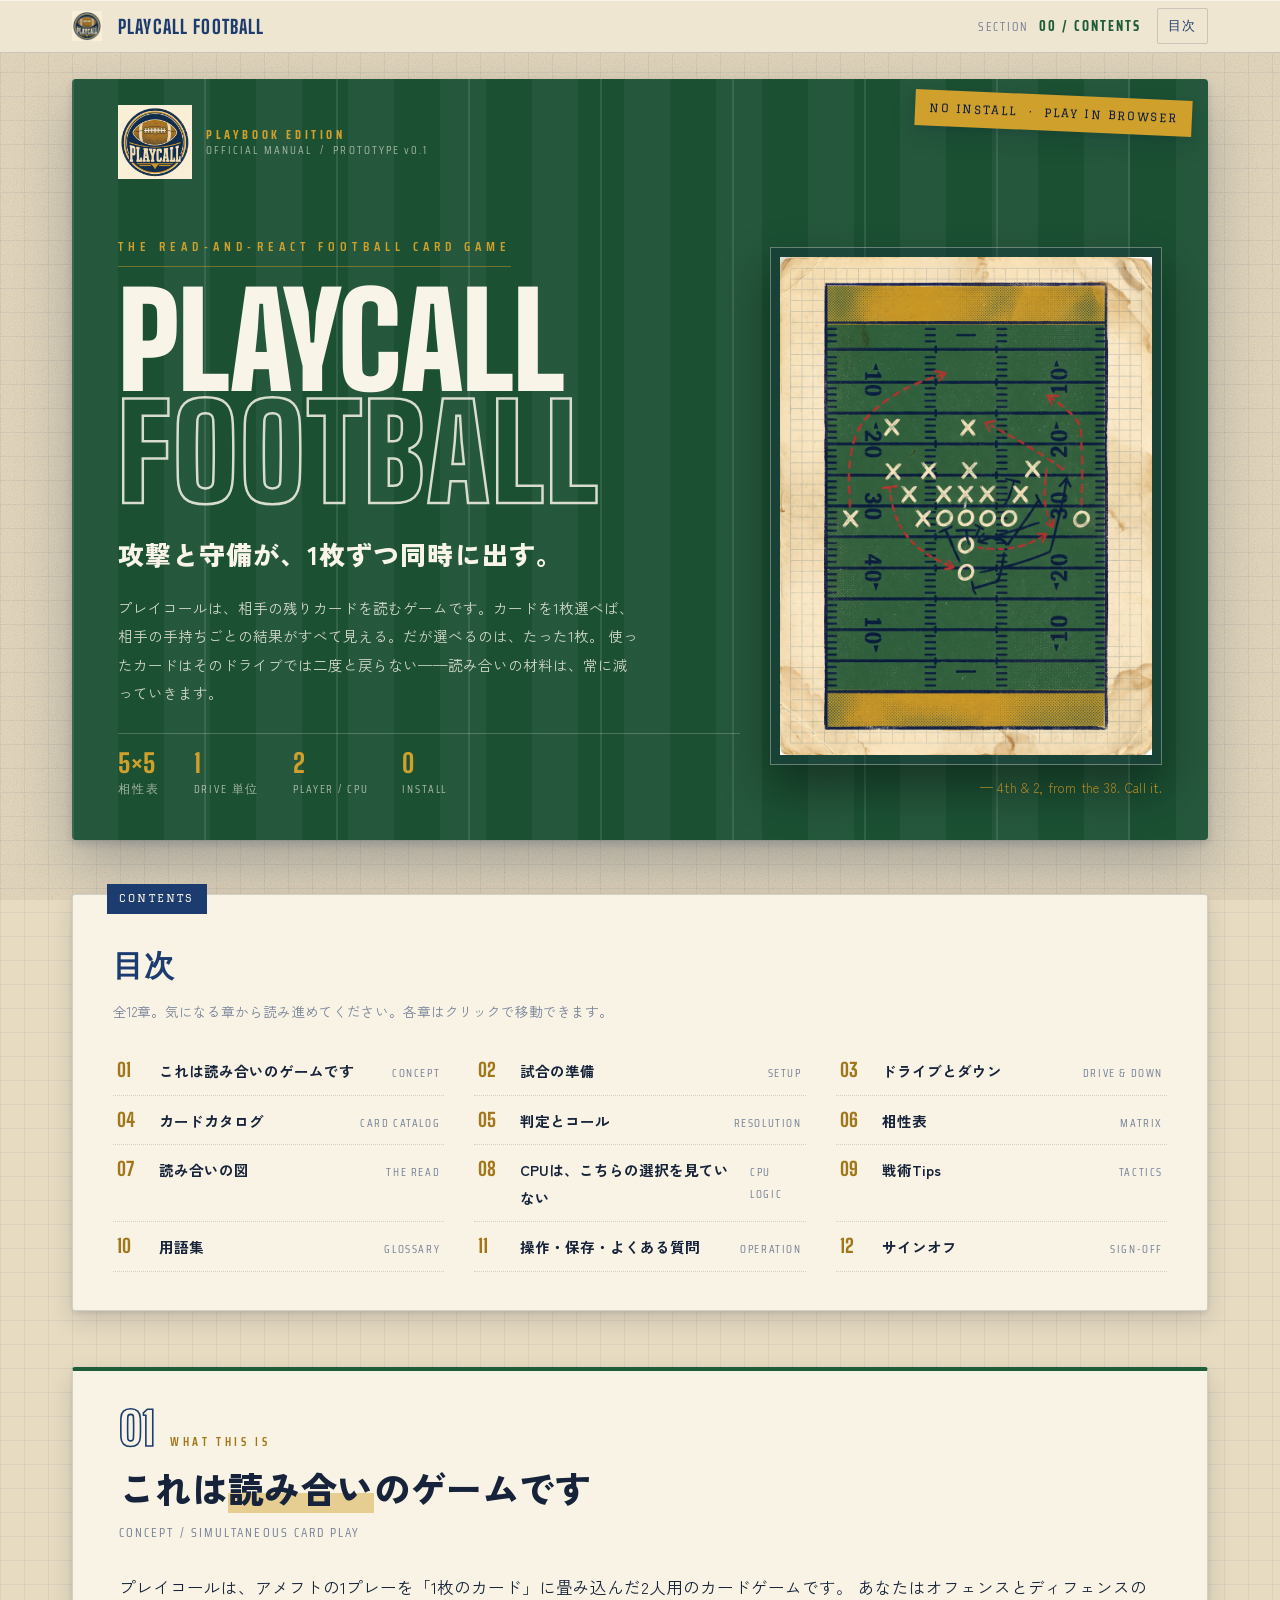
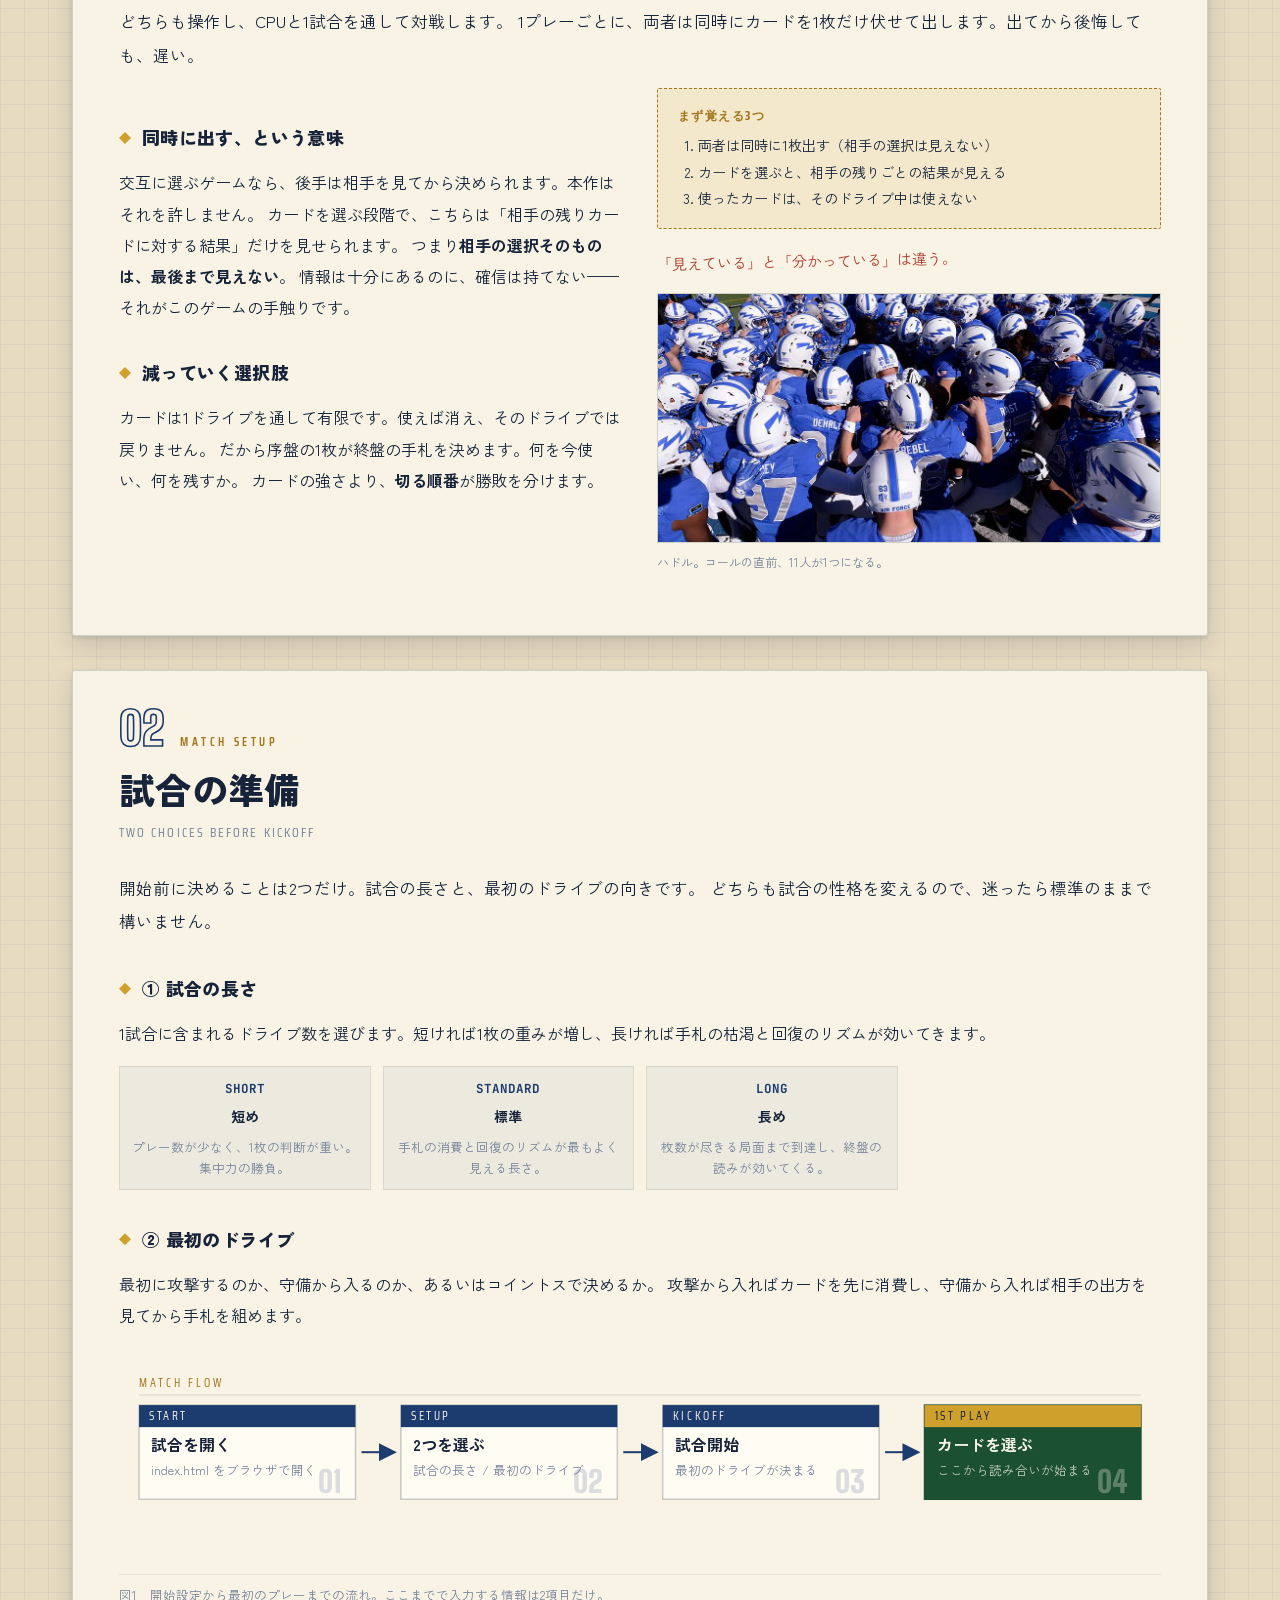
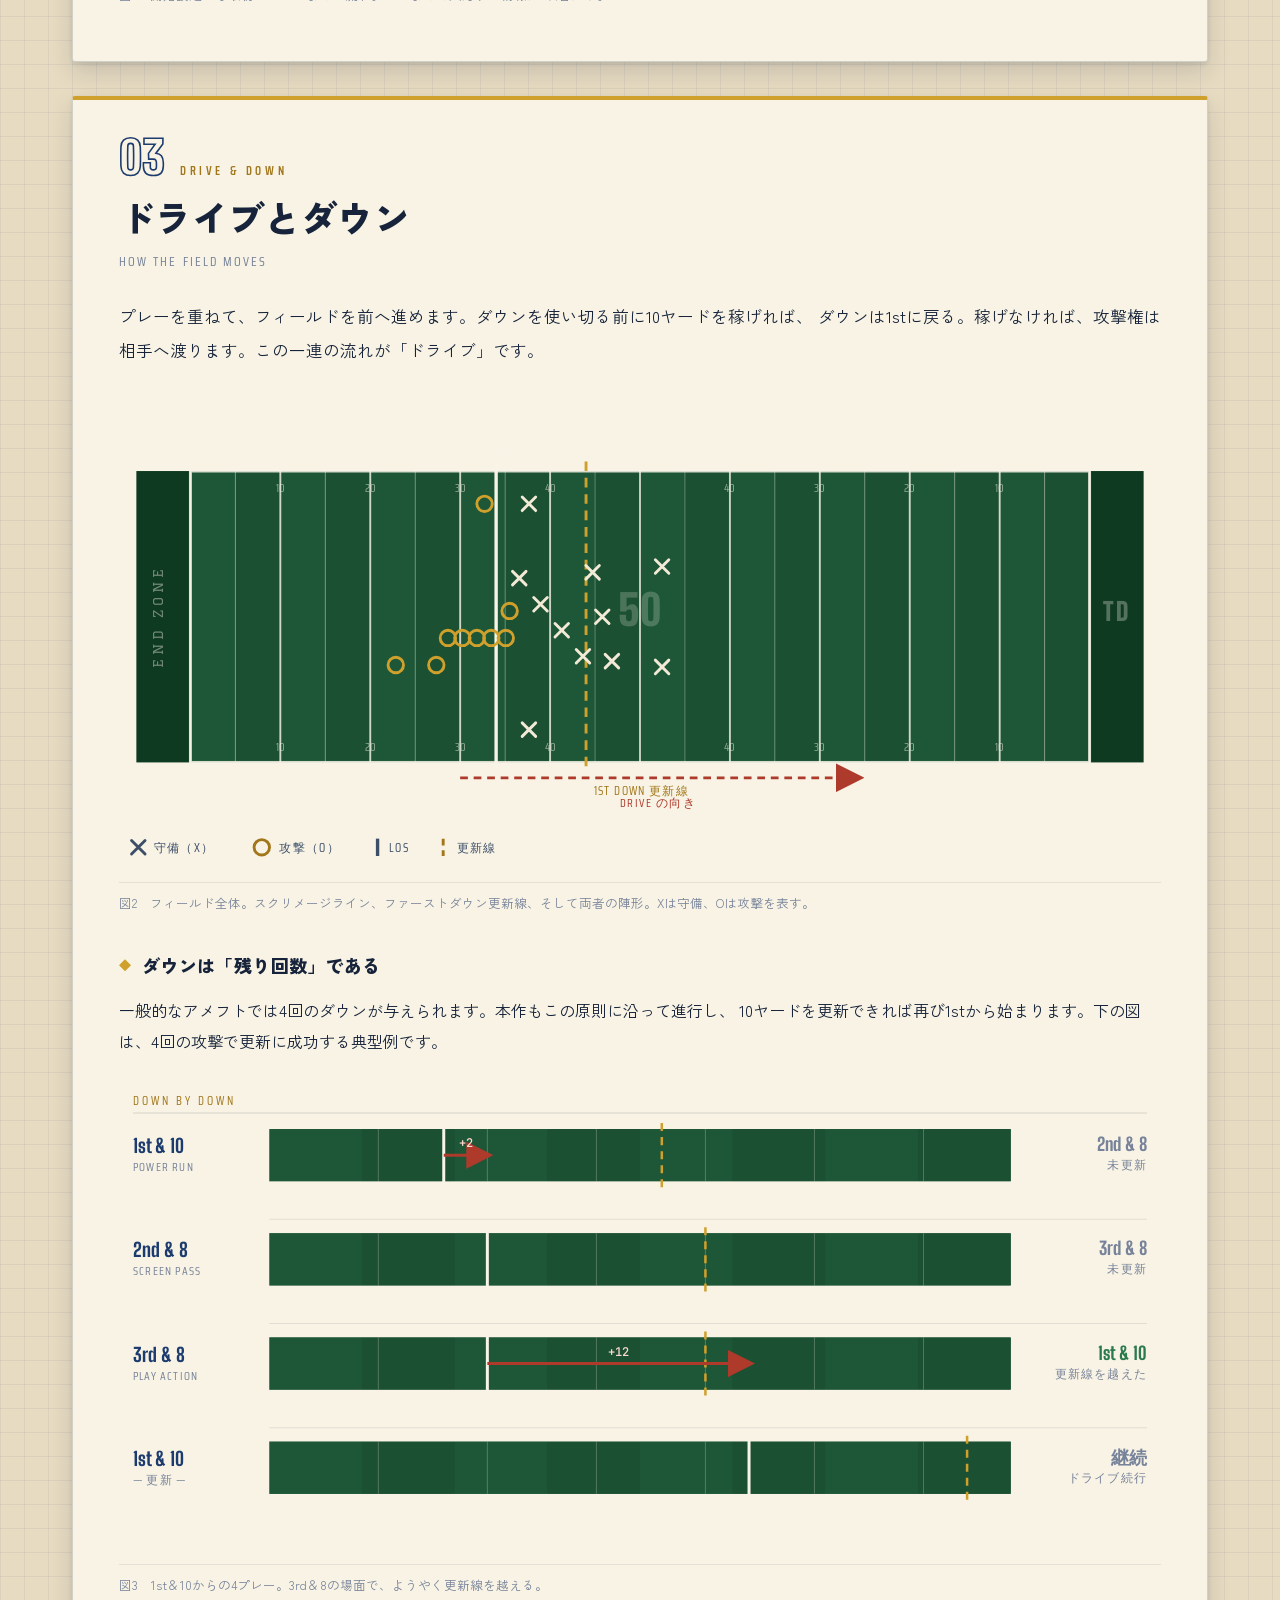
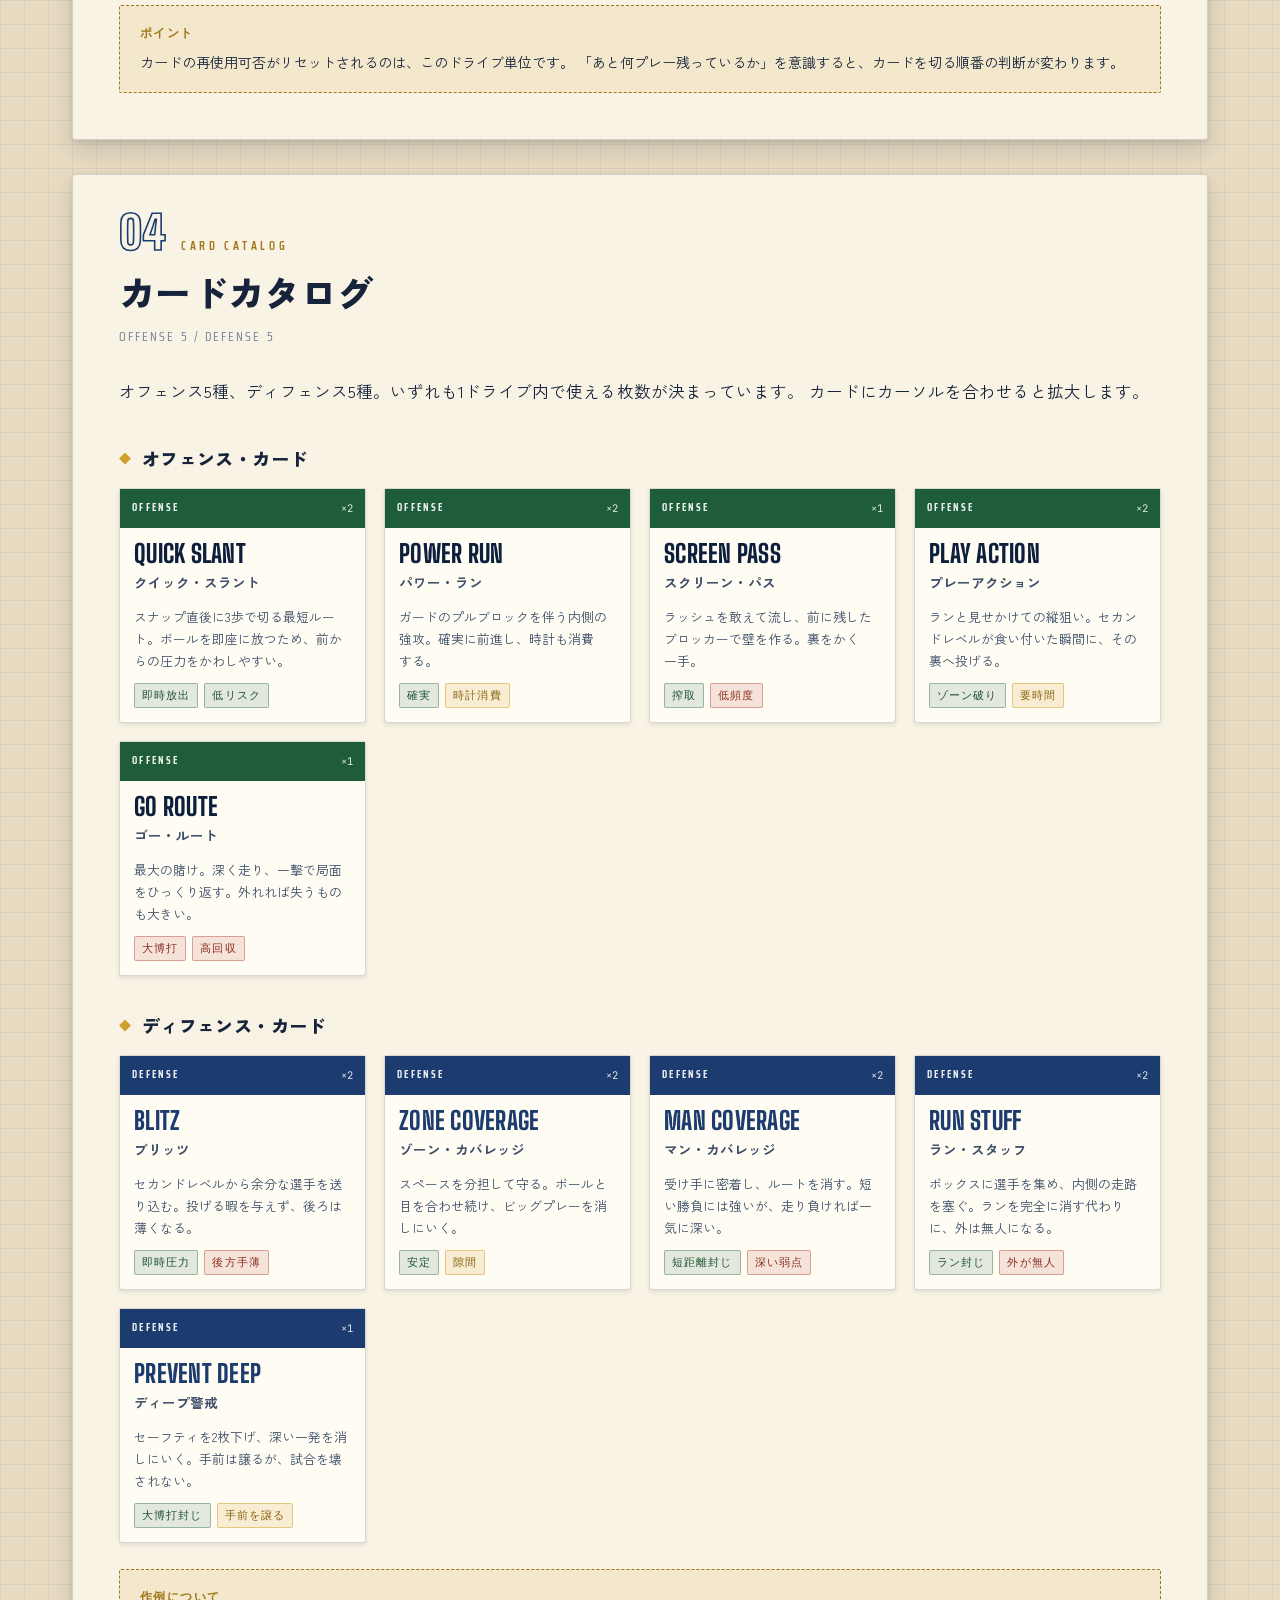
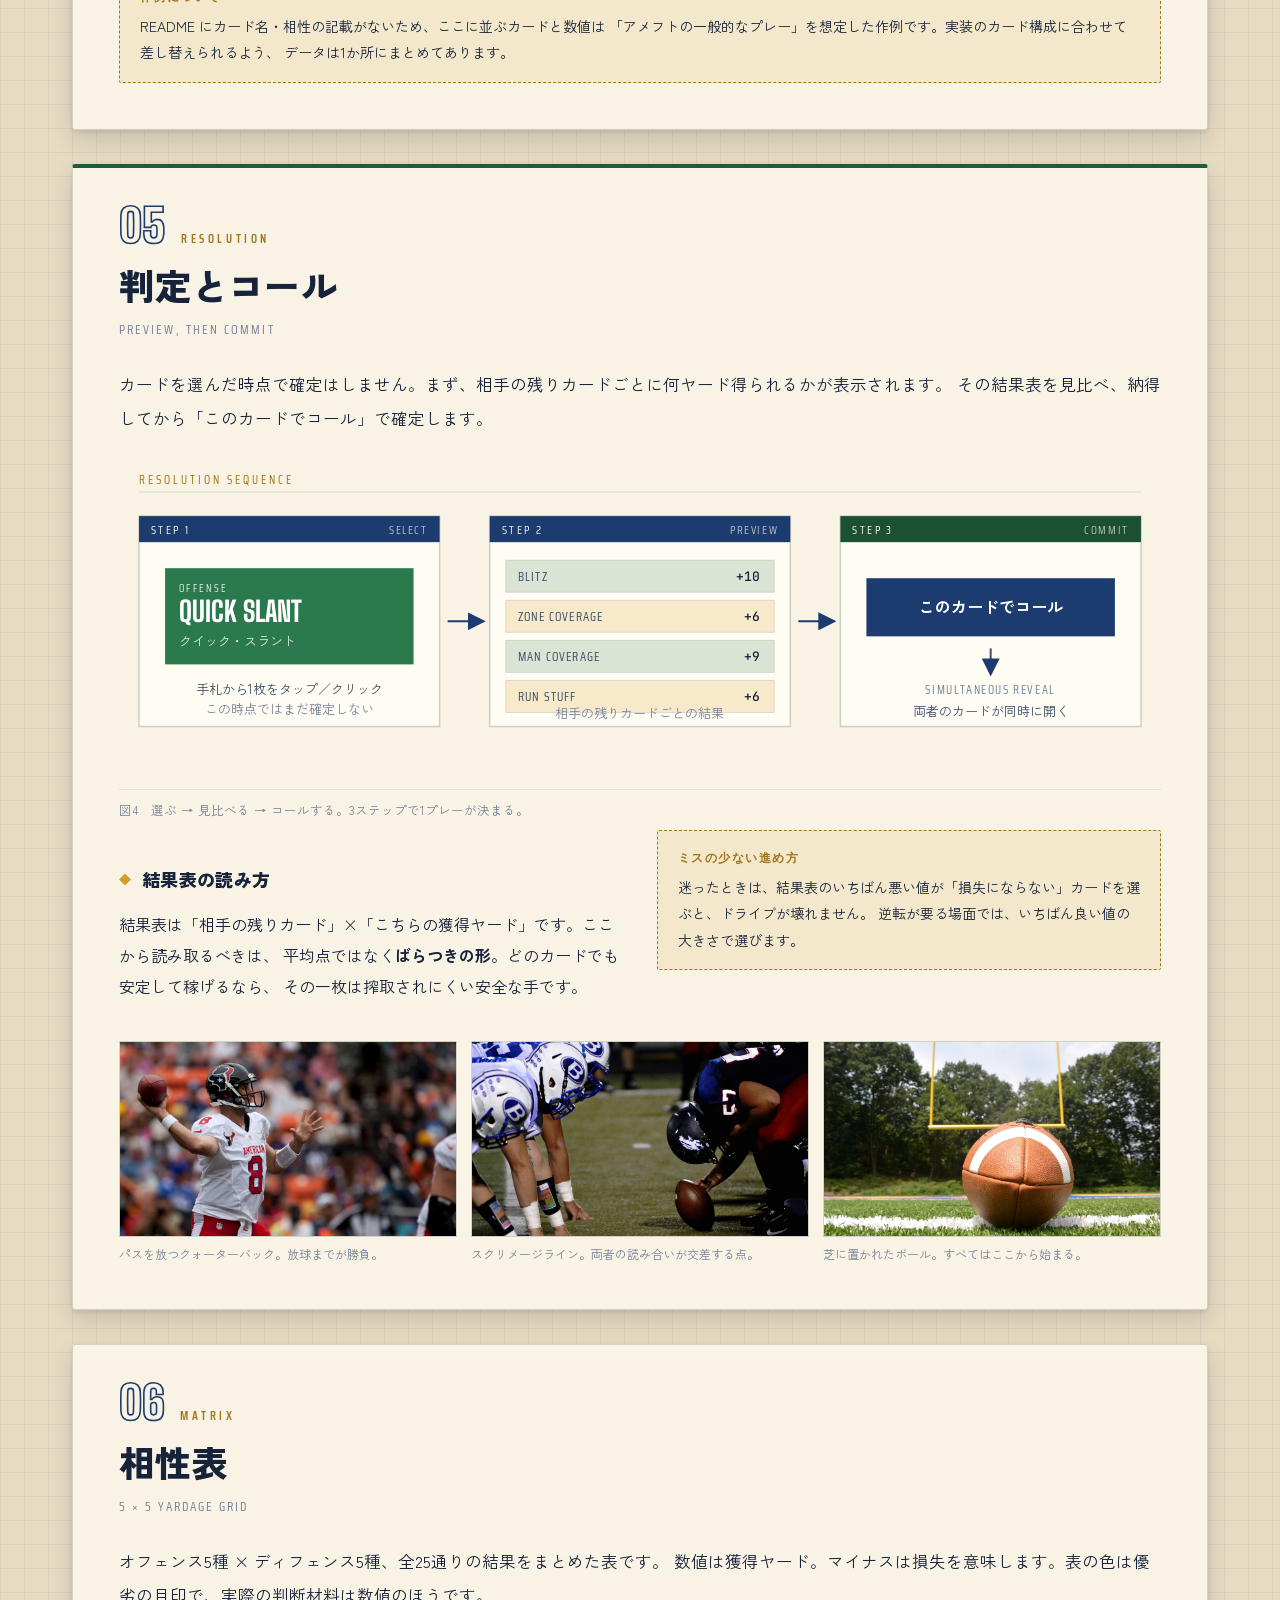
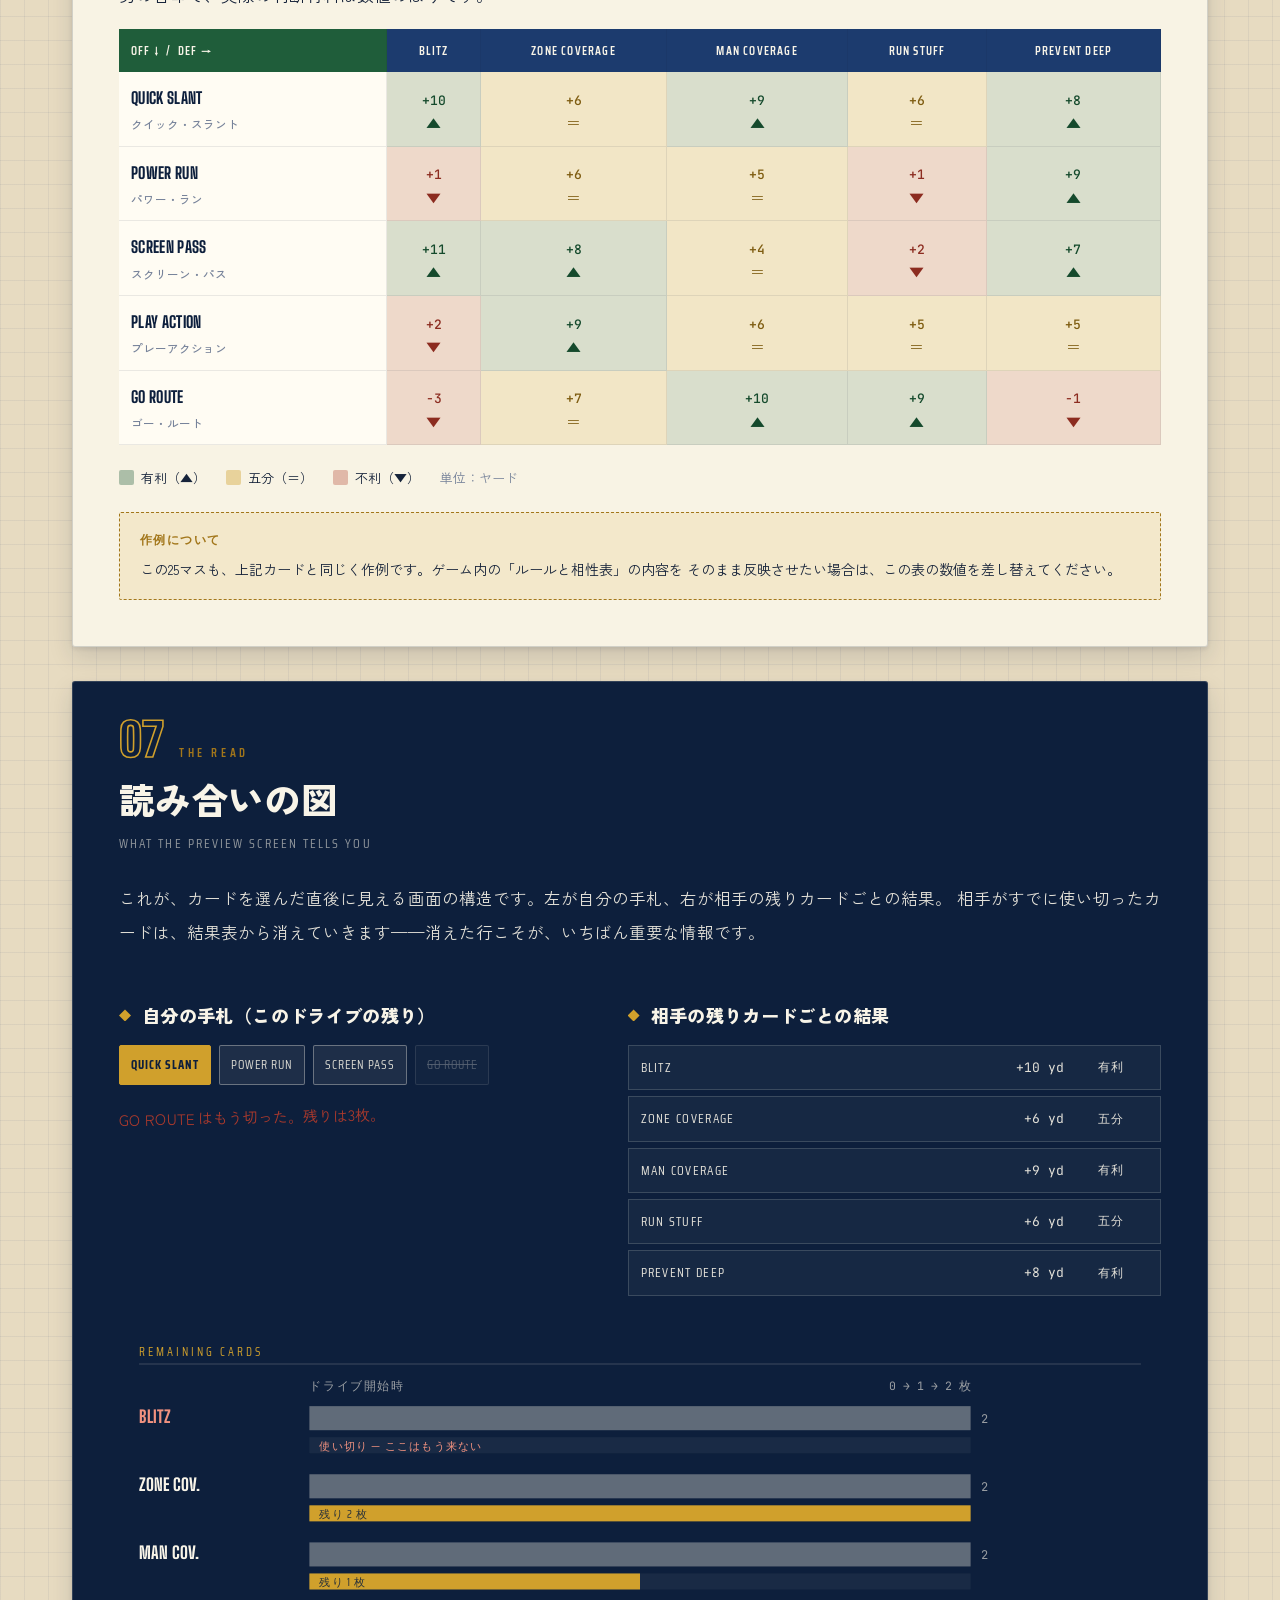
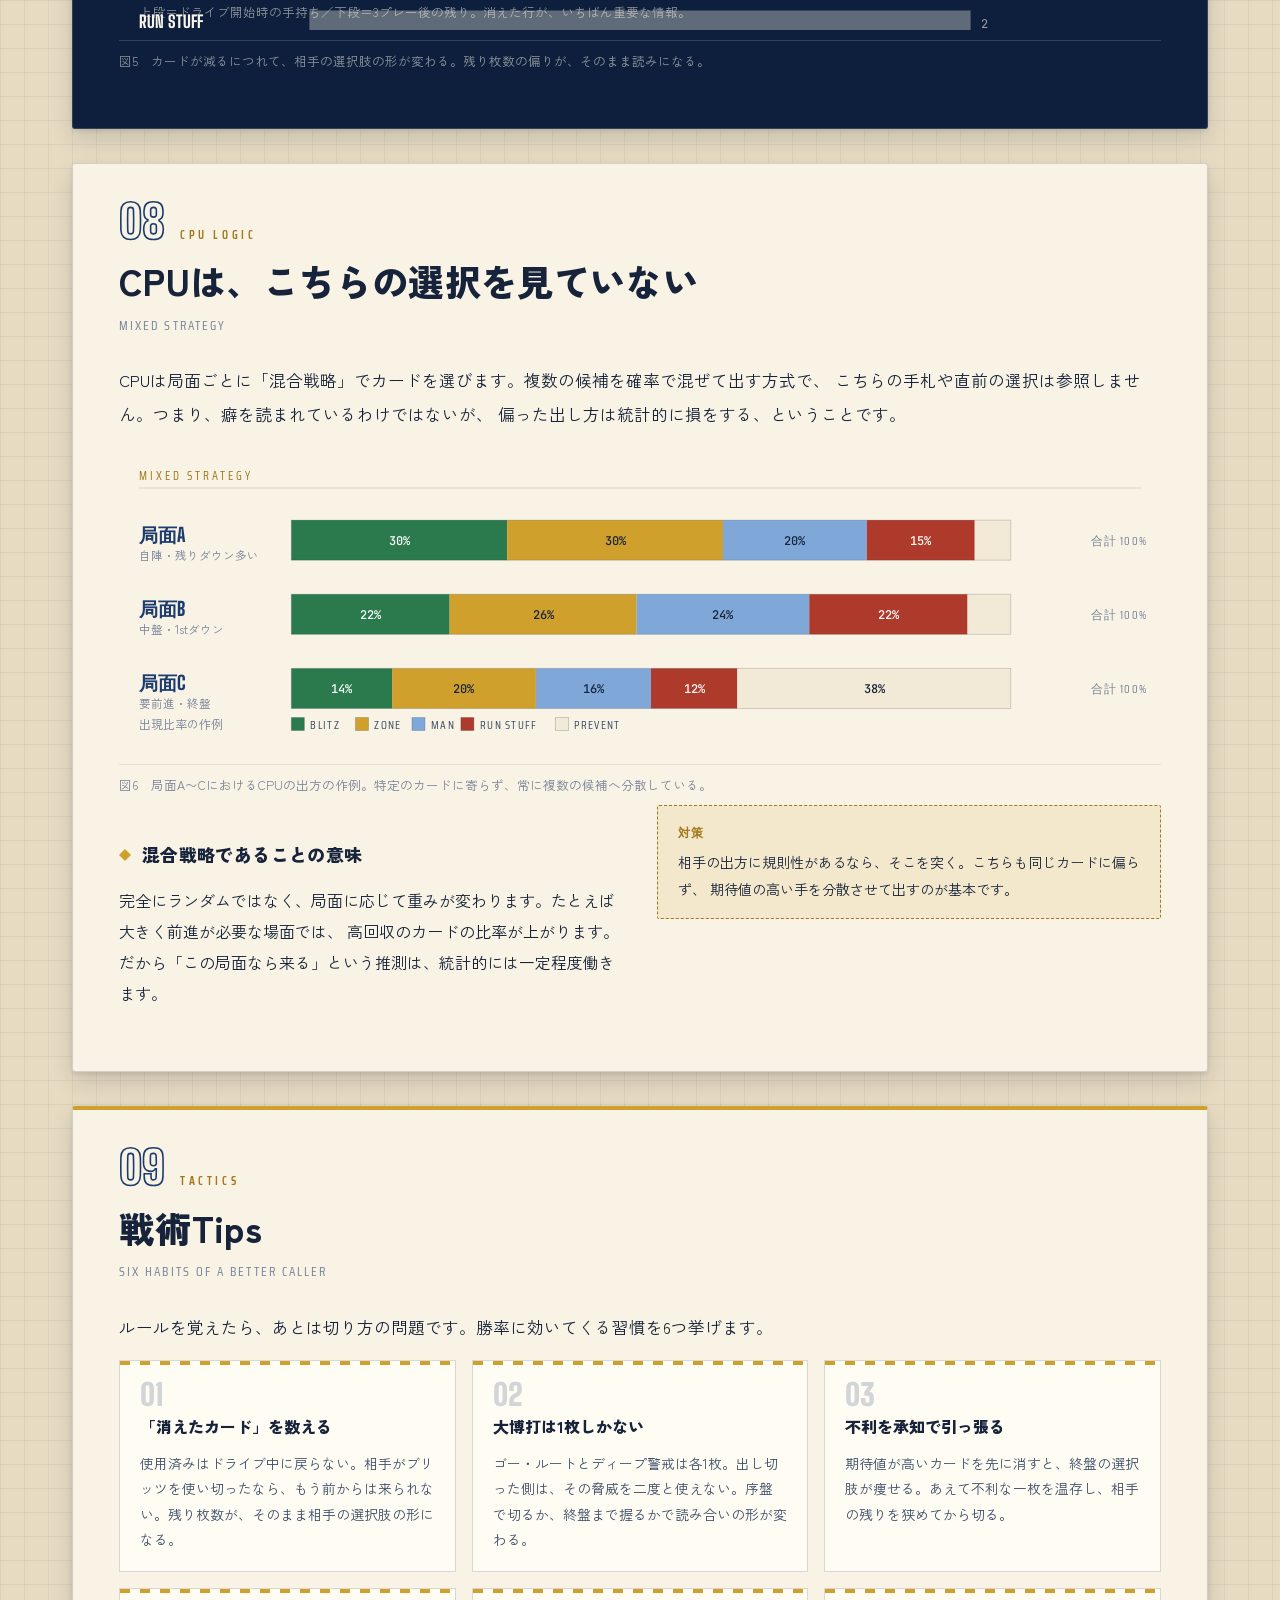
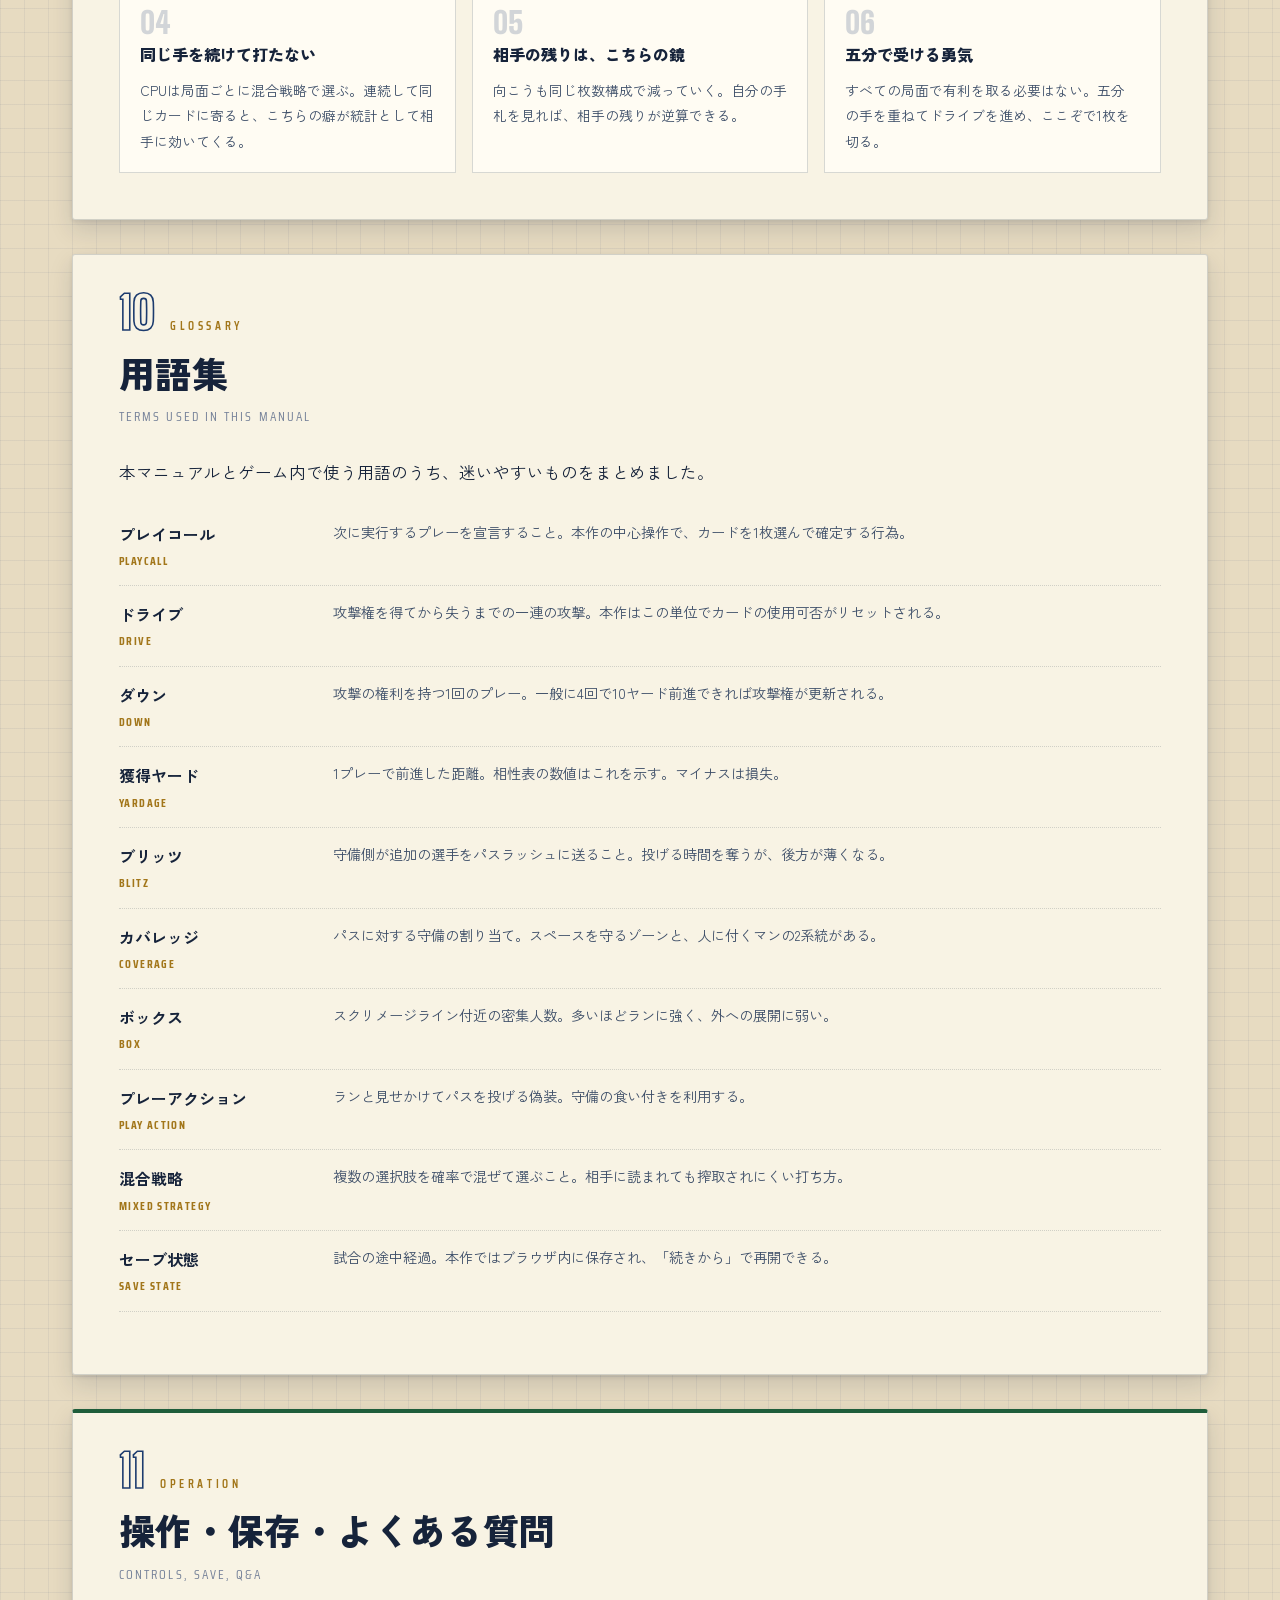
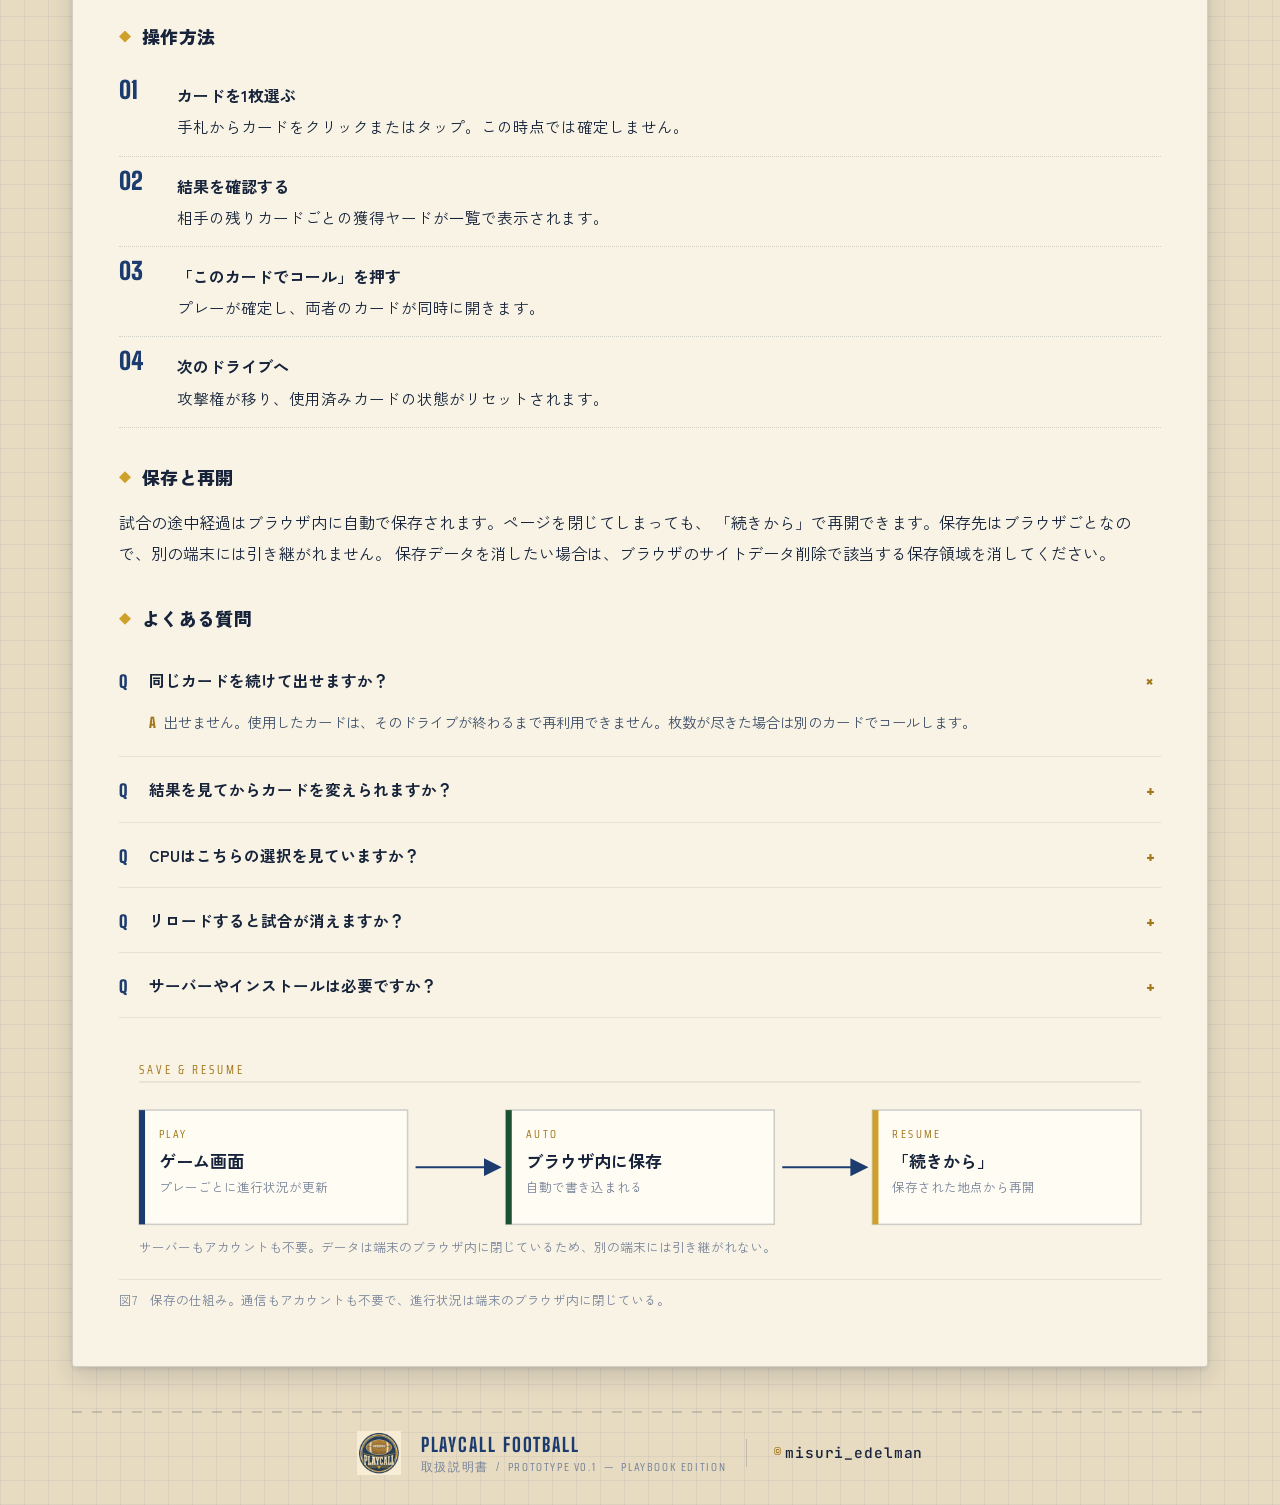
<file: manual.html>
<!doctype html>
<html lang="ja">
<head>
<meta charset="utf-8" />
<meta name="viewport" content="width=device-width, initial-scale=1" />
<title>PLAYCALL Football 取扱説明書｜攻撃と守備が1枚ずつ、同時に出す</title>
<meta name="description" content="PLAYCALL Football の取扱説明書。攻撃と守備が1枚ずつ同時にカードを出す、読み合いのアメフトカードゲーム。" />
<link rel="preconnect" href="https://fonts.googleapis.com">
<link rel="preconnect" href="https://fonts.gstatic.com" crossorigin>
<link href="https://fonts.googleapis.com/css2?family=Big+Shoulders+Display:wght@700;800;900&family=Graduate&family=Saira+Condensed:wght@400;600;700&family=JetBrains+Mono:wght@400;500&family=Permanent+Marker&family=Zen+Kaku+Gothic+New:wght@400;500;700;900&display=swap" rel="stylesheet">
<link rel="stylesheet" href="manual-manual.css">
</head>
<body>

<div class="progress" id="progress"></div>

<!-- ============================ 固定ナビ ============================ -->
<header class="topbar">
  <div class="topbar-in">
    <img class="tb-logo" src="assets/playcall-logo.png" alt="" />
    <div class="tb-title">PLAYCALL&nbsp;FOOTBALL</div>
    <div class="tb-now"><span>SECTION</span><b id="tb-now">00 / COVER</b></div>
    <a class="tb-toc" href="#toc">目次</a>
  </div>
</header>

<main class="book">

  <!-- ============================ 1. 表紙 ============================ -->
  <section class="hero" id="s-cover" data-screen-label="01 表紙" data-cover>
    <div class="hero-mark">
      <img src="assets/playcall-logo.png" alt="PLAYCALL ロゴ" />
      <div class="hm-txt">
        <b>PLAYBOOK EDITION</b>
        <span>OFFICIAL MANUAL &nbsp;/&nbsp; PROTOTYPE v0.1</span>
      </div>
    </div>
    <div class="hero-badge">NO INSTALL &nbsp;·&nbsp; PLAY IN BROWSER</div>

    <div class="hero-in">
      <div>
        <div class="hero-title">
          <span class="kicker">The Read-and-React Football Card Game</span>
          <h1><span class="l1">PLAYCALL</span><span class="l2">FOOTBALL</span></h1>
          <p class="hero-jp">攻撃と守備が、1枚ずつ同時に出す。</p>
          <p class="hero-lead">
            プレイコールは、相手の残りカードを読むゲームです。カードを1枚選べば、
            相手の手持ちごとの結果がすべて見える。だが選べるのは、たった1枚。
            使ったカードはそのドライブでは二度と戻らない——読み合いの材料は、常に減っていきます。
          </p>
          <div class="hero-stats">
            <div class="st"><b>5×5</b><span>相性表</span></div>
            <div class="st"><b>1</b><span>DRIVE 単位</span></div>
            <div class="st"><b>2</b><span>PLAYER / CPU</span></div>
            <div class="st"><b>0</b><span>INSTALL</span></div>
          </div>
        </div>
      </div>
      <div class="hero-art">
        <div class="frame">
          <img src="assets/playcall-cover.png" alt="1980年代風のプレイブック表紙。方眼紙に描かれたフィールド図とX・Oの陣形" />
        </div>
        <div class="cap">— 4th &amp; 2, from the 38. Call it.</div>
      </div>
    </div>
  </section>

  <!-- ============================ 2. 目次 ============================ -->
  <section class="toc" id="toc" data-screen-label="02 目次" data-sec="CONTENTS">
    <h2>目次</h2>
    <p class="toc-sub">全11章。気になる章から読み進めてください。各章はクリックで移動できます。</p>
    <nav class="toc-grid" id="toc-grid"></nav>
  </section>

  <!-- ============================ 3. これは何か ============================ -->
  <section class="leaf green-edge" id="s-01" data-screen-label="03 これは何か" data-sec="CONCEPT" data-num="01" data-en="What This Is">
    <div class="lh">
      <div class="lh-num"><b>01</b><i>What This Is</i></div>
      <h2>これは<span class="hl">読み合い</span>のゲームです</h2>
      <p class="lh-sub">Concept / Simultaneous Card Play</p>
    </div>

    <p class="lead">
      プレイコールは、アメフトの1プレーを「1枚のカード」に畳み込んだ2人用のカードゲームです。
      あなたはオフェンスとディフェンスのどちらも操作し、CPUと1試合を通して対戦します。
      1プレーごとに、両者は同時にカードを1枚だけ伏せて出します。出てから後悔しても、遅い。
    </p>

    <div class="two-col">
      <div>
        <h3>同時に出す、という意味</h3>
        <p>
          交互に選ぶゲームなら、後手は相手を見てから決められます。本作はそれを許しません。
          カードを選ぶ段階で、こちらは「相手の残りカードに対する結果」だけを見せられます。
          つまり<span style="font-weight:700">相手の選択そのものは、最後まで見えない</span>。
          情報は十分にあるのに、確信は持てない——それがこのゲームの手触りです。
        </p>
        <h3>減っていく選択肢</h3>
        <p>
          カードは1ドライブを通して有限です。使えば消え、そのドライブでは戻りません。
          だから序盤の1枚が終盤の手札を決めます。何を今使い、何を残すか。
          カードの強さより、<span style="font-weight:700">切る順番</span>が勝敗を分けます。
        </p>
      </div>
      <div>
        <div class="side-note">
          <b>まず覚える3つ</b>
          <ol style="margin:0;padding-left:20px">
            <li>両者は同時に1枚出す（相手の選択は見えない）</li>
            <li>カードを選ぶと、相手の残りごとの結果が見える</li>
            <li>使ったカードは、そのドライブ中は使えない</li>
          </ol>
        </div>
        <p class="note-hand" style="margin-top:18px">
          「見えている」と「分かっている」は違う。
        </p>
        <div class="photo-wide" style="margin-top:22px">
          <img src="assets/football/huddle.jpg" alt="ハドルを組む選手たち" />
        </div>
        <p style="font-size:12px;color:var(--ink-3);margin-top:7px">
          ハドル。コールの直前、11人が1つになる。
        </p>
      </div>
    </div>
  </section>

  <!-- ============================ 4. 試合の準備 ============================ -->
  <section class="leaf" id="s-02" data-screen-label="04 試合の準備" data-sec="SETUP" data-num="02" data-en="Match Setup">
    <div class="lh">
      <div class="lh-num"><b>02</b><i>Match Setup</i></div>
      <h2>試合の準備</h2>
      <p class="lh-sub">Two Choices Before Kickoff</p>
    </div>
    <p class="lead">
      開始前に決めることは2つだけ。試合の長さと、最初のドライブの向きです。
      どちらも試合の性格を変えるので、迷ったら標準のままで構いません。
    </p>

    <h3>① 試合の長さ</h3>
    <p>
      1試合に含まれるドライブ数を選びます。短ければ1枚の重みが増し、長ければ手札の枯渇と回復のリズムが効いてきます。
    </p>
    <div class="drive-strip" id="len-strip"></div>

    <h3>② 最初のドライブ</h3>
    <p>
      最初に攻撃するのか、守備から入るのか、あるいはコイントスで決めるか。
      攻撃から入ればカードを先に消費し、守備から入れば相手の出方を見てから手札を組めます。
    </p>

    <figure class="dia">
      <div id="flow-diagram"></div>
      <figcaption>図1　開始設定から最初のプレーまでの流れ。ここまでで入力する情報は2項目だけ。</figcaption>
    </figure>
  </section>

  <!-- ============================ 5. ドライブとダウン ============================ -->
  <section class="leaf gold-edge" id="s-03" data-screen-label="05 ドライブとダウン" data-sec="DRIVE &amp; DOWN" data-num="03" data-en="Drive &amp; Down">
    <div class="lh">
      <div class="lh-num"><b>03</b><i>Drive &amp; Down</i></div>
      <h2>ドライブとダウン</h2>
      <p class="lh-sub">How the Field Moves</p>
    </div>
    <p class="lead">
      プレーを重ねて、フィールドを前へ進めます。ダウンを使い切る前に10ヤードを稼げれば、
      ダウンは1stに戻る。稼げなければ、攻撃権は相手へ渡ります。この一連の流れが「ドライブ」です。
    </p>

    <figure class="dia">
      <div id="field-diagram"></div>
      <figcaption>図2　フィールド全体。スクリメージライン、ファーストダウン更新線、そして両者の陣形。Xは守備、Oは攻撃を表す。</figcaption>
    </figure>

    <h3>ダウンは「残り回数」である</h3>
    <p>
      一般的なアメフトでは4回のダウンが与えられます。本作もこの原則に沿って進行し、
      10ヤードを更新できれば再び1stから始まります。下の図は、4回の攻撃で更新に成功する典型例です。
    </p>

    <figure class="dia">
      <div id="down-diagram"></div>
      <figcaption>図3　1st＆10からの4プレー。3rd＆8の場面で、ようやく更新線を越える。</figcaption>
    </figure>

    <div class="side-note">
      <b>ポイント</b>
      カードの再使用可否がリセットされるのは、このドライブ単位です。
      「あと何プレー残っているか」を意識すると、カードを切る順番の判断が変わります。
    </div>
  </section>

  <!-- ============================ 6. カードカタログ ============================ -->
  <section class="leaf" id="s-04" data-screen-label="06 カードカタログ" data-sec="CARD CATALOG" data-num="04" data-en="Card Catalog">
    <div class="lh">
      <div class="lh-num"><b>04</b><i>Card Catalog</i></div>
      <h2>カードカタログ</h2>
      <p class="lh-sub">Offense 5 / Defense 5</p>
    </div>
    <p class="lead">
      オフェンス5種、ディフェンス5種。いずれも1ドライブ内で使える枚数が決まっています。
      カードにカーソルを合わせると拡大します。
    </p>

    <h3>オフェンス・カード</h3>
    <div class="pc-grid" id="cards-off"></div>

    <h3>ディフェンス・カード</h3>
    <div class="pc-grid" id="cards-def"></div>

    <div class="side-note" style="margin-top:26px">
      <b>作例について</b>
      README にカード名・相性の記載がないため、ここに並ぶカードと数値は
      「アメフトの一般的なプレー」を想定した作例です。実装のカード構成に合わせて差し替えられるよう、
      データは1か所にまとめてあります。
    </div>
  </section>

  <!-- ============================ 7. 判定 ============================ -->
  <section class="leaf green-edge" id="s-05" data-screen-label="07 判定" data-sec="RESOLUTION" data-num="05" data-en="Resolution">
    <div class="lh">
      <div class="lh-num"><b>05</b><i>Resolution</i></div>
      <h2>判定とコール</h2>
      <p class="lh-sub">Preview, Then Commit</p>
    </div>
    <p class="lead">
      カードを選んだ時点で確定はしません。まず、相手の残りカードごとに何ヤード得られるかが表示されます。
      その結果表を見比べ、納得してから「このカードでコール」で確定します。
    </p>

    <figure class="dia">
      <div id="resolve-diagram"></div>
      <figcaption>図4　選ぶ → 見比べる → コールする。3ステップで1プレーが決まる。</figcaption>
    </figure>

    <div class="two-col">
      <div>
        <h3>結果表の読み方</h3>
        <p>
          結果表は「相手の残りカード」×「こちらの獲得ヤード」です。ここから読み取るべきは、
          平均点ではなく<span style="font-weight:700">ばらつきの形</span>。どのカードでも安定して稼げるなら、
          その一枚は搾取されにくい安全な手です。
        </p>
      </div>
      <div>
        <div class="side-note">
          <b>ミスの少ない進め方</b>
          迷ったときは、結果表のいちばん悪い値が「損失にならない」カードを選ぶと、ドライブが壊れません。
          逆転が要る場面では、いちばん良い値の大きさで選びます。
        </div>
      </div>
    </div>
    <div class="photo-band">
      <figure><img src="assets/football/qb-pass.jpg" alt="パスを投げるクォーターバック" /><figcaption>パスを放つクォーターバック。放球までが勝負。</figcaption></figure>
      <figure><img src="assets/football/scrimmage.jpg" alt="スクリメージラインの攻防" /><figcaption>スクリメージライン。両者の読み合いが交差する点。</figcaption></figure>
      <figure><img src="assets/football/ball-on-grass.jpg" alt="芝に置かれたフットボール" /><figcaption>芝に置かれたボール。すべてはここから始まる。</figcaption></figure>
    </div>
  </section>

  <!-- ============================ 8. 相性表 ============================ -->
  <section class="leaf" id="s-06" data-screen-label="08 相性表" data-sec="MATRIX" data-num="06" data-en="Compatibility Matrix">
    <div class="lh">
      <div class="lh-num"><b>06</b><i>Matrix</i></div>
      <h2>相性表</h2>
      <p class="lh-sub">5 × 5 Yardage Grid</p>
    </div>
    <p class="lead">
      オフェンス5種 × ディフェンス5種、全25通りの結果をまとめた表です。
      数値は獲得ヤード。マイナスは損失を意味します。表の色は優劣の目印で、実際の判断材料は数値のほうです。
    </p>

    <div class="mx-wrap">
      <table class="mx" id="mx-table"></table>
    </div>
    <div class="mx-legend">
      <span><i style="background:rgba(31,93,58,.35)"></i>有利（▲）</span>
      <span><i style="background:rgba(208,160,44,.4)"></i>五分（＝）</span>
      <span><i style="background:rgba(174,58,44,.32)"></i>不利（▼）</span>
      <span style="color:var(--ink-3)">単位：ヤード</span>
    </div>

    <div class="side-note" style="margin-top:22px">
      <b>作例について</b>
      この25マスも、上記カードと同じく作例です。ゲーム内の「ルールと相性表」の内容を
      そのまま反映させたい場合は、この表の数値を差し替えてください。
    </div>
  </section>

  <!-- ============================ 9. 読み合いの図 ============================ -->
  <section class="leaf dark" id="s-07" data-screen-label="09 読み合いの図" data-sec="THE READ" data-num="07" data-en="The Read">
    <div class="lh">
      <div class="lh-num"><b>07</b><i>The Read</i></div>
      <h2>読み合いの図</h2>
      <p class="lh-sub">What the Preview Screen Tells You</p>
    </div>
    <p class="lead">
      これが、カードを選んだ直後に見える画面の構造です。左が自分の手札、右が相手の残りカードごとの結果。
      相手がすでに使い切ったカードは、結果表から消えていきます——消えた行こそが、いちばん重要な情報です。
    </p>

    <div class="read-board">
      <div>
        <h3>自分の手札（このドライブの残り）</h3>
        <div class="hand" id="read-hand"></div>
        <p class="note-hand" style="margin-top:18px">
          GO ROUTE はもう切った。残りは3枚。
        </p>
      </div>
      <div>
        <h3>相手の残りカードごとの結果</h3>
        <div class="read-list" id="read-list"></div>
      </div>
    </div>

    <figure class="dia" style="margin-top:34px">
      <div id="read-diagram"></div>
      <figcaption>図5　カードが減るにつれて、相手の選択肢の形が変わる。残り枚数の偏りが、そのまま読みになる。</figcaption>
    </figure>
  </section>

  <!-- ============================ 10. CPUの思考 ============================ -->
  <section class="leaf" id="s-08" data-screen-label="10 CPUの思考" data-sec="CPU LOGIC" data-num="08" data-en="CPU Logic">
    <div class="lh">
      <div class="lh-num"><b>08</b><i>CPU Logic</i></div>
      <h2>CPUは、こちらの選択を見ていない</h2>
      <p class="lh-sub">Mixed Strategy</p>
    </div>
    <p class="lead">
      CPUは局面ごとに「混合戦略」でカードを選びます。複数の候補を確率で混ぜて出す方式で、
      こちらの手札や直前の選択は参照しません。つまり、癖を読まれているわけではないが、
      偏った出し方は統計的に損をする、ということです。
    </p>

    <figure class="dia">
      <div id="cpu-diagram"></div>
      <figcaption>図6　局面A〜CにおけるCPUの出方の作例。特定のカードに寄らず、常に複数の候補へ分散している。</figcaption>
    </figure>

    <div class="two-col">
      <div>
        <h3>混合戦略であることの意味</h3>
        <p>
          完全にランダムではなく、局面に応じて重みが変わります。たとえば大きく前進が必要な場面では、
          高回収のカードの比率が上がります。だから「この局面なら来る」という推測は、統計的には一定程度働きます。
        </p>
      </div>
      <div>
        <div class="side-note">
          <b>対策</b>
          相手の出方に規則性があるなら、そこを突く。こちらも同じカードに偏らず、
          期待値の高い手を分散させて出すのが基本です。
        </div>
      </div>
    </div>
  </section>

  <!-- ============================ 11. 戦術Tips ============================ -->
  <section class="leaf gold-edge" id="s-09" data-screen-label="11 戦術Tips" data-sec="TACTICS" data-num="09" data-en="Tactics">
    <div class="lh">
      <div class="lh-num"><b>09</b><i>Tactics</i></div>
      <h2>戦術Tips</h2>
      <p class="lh-sub">Six Habits of a Better Caller</p>
    </div>
    <p class="lead">
      ルールを覚えたら、あとは切り方の問題です。勝率に効いてくる習慣を6つ挙げます。
    </p>
    <div class="tip-grid" id="tips"></div>
  </section>

  <!-- ============================ 12. 用語集 ============================ -->
  <section class="leaf" id="s-10" data-screen-label="12 用語集" data-sec="GLOSSARY" data-num="10" data-en="Glossary">
    <div class="lh">
      <div class="lh-num"><b>10</b><i>Glossary</i></div>
      <h2>用語集</h2>
      <p class="lh-sub">Terms Used in This Manual</p>
    </div>
    <p class="lead">
      本マニュアルとゲーム内で使う用語のうち、迷いやすいものをまとめました。
    </p>
    <dl class="gl" id="glossary"></dl>
  </section>

  <!-- ============================ 13. 操作・セーブ・Q&A ============================ -->
  <section class="leaf green-edge" id="s-11" data-screen-label="13 操作とセーブ" data-sec="OPERATION" data-num="11" data-en="Operation &amp; Save">
    <div class="lh">
      <div class="lh-num"><b>11</b><i>Operation</i></div>
      <h2>操作・保存・よくある質問</h2>
      <p class="lh-sub">Controls, Save, Q&amp;A</p>
    </div>

    <h3>操作方法</h3>
    <ol class="rule-list">
      <li><b>カードを1枚選ぶ</b>手札からカードをクリックまたはタップ。この時点では確定しません。</li>
      <li><b>結果を確認する</b>相手の残りカードごとの獲得ヤードが一覧で表示されます。</li>
      <li><b>「このカードでコール」を押す</b>プレーが確定し、両者のカードが同時に開きます。</li>
      <li><b>次のドライブへ</b>攻撃権が移り、使用済みカードの状態がリセットされます。</li>
    </ol>

    <h3>保存と再開</h3>
    <p>
      試合の途中経過はブラウザ内に自動で保存されます。ページを閉じてしまっても、
      「続きから」で再開できます。保存先はブラウザごとなので、別の端末には引き継がれません。
      保存データを消したい場合は、ブラウザのサイトデータ削除で該当する保存領域を消してください。
    </p>

    <h3>よくある質問</h3>
    <div class="faq" id="faq"></div>

    <figure class="dia" style="margin-top:30px">
      <div id="save-diagram"></div>
      <figcaption>図7　保存の仕組み。通信もアカウントも不要で、進行状況は端末のブラウザ内に閉じている。</figcaption>
    </figure>
  </section>

  <!-- ============================ 末尾：サインオフ ============================ -->
  <section class="sign-off" id="s-signoff" data-screen-label="14 サインオフ" data-sec="SIGN-OFF" data-num="12">
    <div class="so-rule"><span></span></div>
    <div class="so-body">
      <img class="so-logo" src="assets/playcall-logo.png" alt="" />
      <div class="so-txt">
        <b>PLAYCALL FOOTBALL</b>
        <span>取扱説明書 &nbsp;/&nbsp; Prototype v0.1 &nbsp;—&nbsp; Playbook Edition</span>
      </div>
      <div class="so-credit">
        <span class="so-c">©</span><b>misuri_edelman</b>
      </div>
    </div>
  </section>

</main>

<script src="manual-data.js"></script>
<script src="manual-app.js"></script>
</body>
</html>
</file>
<file: manual-manual.css>
/* ============================================================
   PLAYCALL Football — 取扱説明書
   デザイントークン & レイアウト
   世界観: 1980年代のチーム・プレイブック（3穴バインダーの作戦ノート）
   ============================================================ */

:root{
  /* paper / ink */
  --paper:#EFE6D2;
  --paper-2:#F8F3E4;
  --paper-3:#E4D8BC;
  --ink:#16233A;
  --ink-2:#3D4E68;
  --ink-3:#77839A;
  /* brand */
  --navy:#1C3B6E;
  --navy-deep:#0D1F3C;
  --green:#1F5D3A;
  --green-2:#2A7A4E;
  --turf:#1B5033;
  --turf-2:#123B25;
  --gold:#D0A02C;
  --gold-2:#A2761A;
  --red:#AE3A2C;
  --chalk:#F8F4E8;

  --line:rgba(22,35,58,.17);
  --line-2:rgba(22,35,58,.09);
  --grid:rgba(28,59,110,.062);

  --sh-sm:0 2px 4px rgba(13,31,60,.10);
  --sh-md:0 10px 24px rgba(13,31,60,.14), 0 2px 5px rgba(13,31,60,.10);
  --sh-lg:0 26px 56px rgba(13,31,60,.26), 0 4px 10px rgba(13,31,60,.16);

  --f-display:"Big Shoulders Display","Arial Narrow",sans-serif;
  --f-slab:"Graduate",Georgia,serif;
  --f-cond:"Saira Condensed","Arial Narrow",sans-serif;
  --f-jp:"Zen Kaku Gothic New","Hiragino Kaku Gothic ProN","Yu Gothic",sans-serif;
  --f-hand:"Permanent Marker","Zen Kaku Gothic New",cursive;
  --f-mono:"JetBrains Mono",ui-monospace,monospace;
}

*,*::before,*::after{ box-sizing:border-box; }

html{ scroll-behavior:smooth; scroll-padding-top:74px; }

body{
  margin:0;
  font-family:var(--f-jp);
  font-size:16px;
  line-height:1.95;
  font-weight:400;
  color:var(--ink);
  background-color:#E7DBC1;
  background-image:
    linear-gradient(var(--grid) 1px, transparent 1px),
    linear-gradient(90deg, var(--grid) 1px, transparent 1px);
  background-size:24px 24px;
  -webkit-font-smoothing:antialiased;
  font-feature-settings:"palt" 1;
  text-wrap:pretty;
}

/* 紙のノイズ（全体に薄くかぶせる） */
body::before{
  content:"";
  position:fixed; inset:0; z-index:0; pointer-events:none;
  opacity:.30; mix-blend-mode:multiply;
  background-image:url("data:image/svg+xml;utf8,<svg xmlns='http://www.w3.org/2000/svg' width='200' height='200'><filter id='n'><feTurbulence type='fractalNoise' baseFrequency='0.9' numOctaves='4' stitchTiles='stitch'/><feColorMatrix type='saturate' values='0'/></filter><rect width='200' height='200' filter='url(%23n)'/></svg>");
}

/* ---------- 進行バー / 固定ナビ ---------- */
.progress{
  position:fixed; top:0; left:0; height:3px; width:0%;
  background:linear-gradient(90deg,var(--gold),var(--red));
  z-index:90; transition:width .1s linear;
}
.topbar{
  position:sticky; top:0; z-index:80;
  background:var(--paper);
  border-bottom:1px solid var(--line);
  box-shadow:0 1px 0 rgba(255,255,255,.6) inset;
}
.topbar-in{
  max-width:1180px; margin:0 auto; padding:8px 22px;
  display:flex; align-items:center; gap:16px;
}
.topbar .tb-logo{ height:30px; width:30px; object-fit:contain; }
.topbar .tb-title{
  font-family:var(--f-display); font-weight:800; font-size:19px;
  letter-spacing:.06em; color:var(--navy); line-height:1;
}
.topbar .tb-now{
  margin-left:auto; display:flex; align-items:baseline; gap:10px;
  font-family:var(--f-cond); letter-spacing:.16em; font-size:12.5px;
  color:var(--ink-3); text-transform:uppercase; white-space:nowrap;
}
.topbar .tb-now b{ color:var(--green); font-size:14px; }
.topbar .tb-toc{
  font-family:var(--f-cond); font-size:12.5px; letter-spacing:.14em;
  text-transform:uppercase; color:var(--navy); text-decoration:none;
  border:1px solid var(--line); padding:5px 10px; border-radius:2px;
}
.topbar .tb-toc:hover{ background:var(--navy); color:var(--chalk); border-color:var(--navy); }

/* ---------- 冊子のカラム ---------- */
.book{ position:relative; z-index:1; max-width:1180px; margin:0 auto; padding:26px 22px 0; }

/* ---------- HERO ---------- */
.hero{
  position:relative; overflow:hidden;
  background:var(--turf);
  color:var(--chalk);
  border-radius:4px;
  box-shadow:var(--sh-lg);
  margin-bottom:54px;
}
/* 芝のストライプ */
.hero::before{
  content:""; position:absolute; inset:0; pointer-events:none;
  background-image:repeating-linear-gradient(90deg, rgba(255,255,255,.045) 0 46px, rgba(0,0,0,0) 46px 92px);
}
/* ヤードライン */
.hero::after{
  content:""; position:absolute; inset:0; pointer-events:none; opacity:.5;
  background-image:repeating-linear-gradient(90deg, rgba(255,255,255,.20) 0 2px, rgba(0,0,0,0) 2px 132px);
}
.hero-in{ position:relative; z-index:2; display:grid; grid-template-columns:1.35fr .85fr; gap:30px; padding:44px 46px 40px; align-items:end; }
.hero-mark{ position:absolute; top:26px; left:46px; z-index:3; display:flex; align-items:center; gap:14px; }
.hero-mark img{ width:74px; height:74px; object-fit:contain; }
.hero-mark .hm-txt{ display:flex; flex-direction:column; line-height:1.35; }
.hero-mark .hm-txt b{ font-family:var(--f-cond); font-weight:700; letter-spacing:.3em; font-size:12px; color:var(--gold); }
.hero-mark .hm-txt span{ font-family:var(--f-cond); letter-spacing:.18em; font-size:11.5px; color:rgba(248,244,232,.6); }

.hero-title{ margin:106px 0 0; }
.hero-title .kicker{
  display:inline-block; font-family:var(--f-cond); font-weight:600;
  font-size:13px; letter-spacing:.4em; text-transform:uppercase;
  color:var(--gold); border-bottom:1px solid rgba(208,160,44,.45); padding-bottom:6px;
}
.hero-title h1{
  font-family:var(--f-display); font-weight:900;
  font-size:clamp(58px,10.2vw,132px); line-height:.86;
  letter-spacing:-.005em; margin:18px 0 0; text-transform:uppercase;
}
.hero-title h1 .l1{ display:block; color:var(--chalk); }
.hero-title h1 .l2{
  display:block; color:transparent;
  -webkit-text-stroke:2.5px rgba(248,244,232,.85);
  letter-spacing:.02em;
}
.hero-jp{
  font-size:clamp(19px,2.5vw,26px); font-weight:900; letter-spacing:.04em;
  color:var(--chalk); margin:20px 0 0;
}
.hero-lead{
  max-width:520px; margin:14px 0 0; font-size:14.5px; line-height:1.95;
  color:rgba(248,244,232,.82); font-weight:400;
}
.hero-stats{
  display:flex; flex-wrap:wrap; gap:0 34px; margin-top:26px;
  border-top:1px solid rgba(248,244,232,.22); padding-top:16px;
}
.hero-stats .st{ display:flex; flex-direction:column; gap:2px; padding:0 0 0 0; }
.hero-stats .st b{ font-family:var(--f-display); font-weight:800; font-size:26px; color:var(--gold); line-height:1; }
.hero-stats .st span{ font-family:var(--f-cond); letter-spacing:.16em; font-size:11.5px; color:rgba(248,244,232,.62); text-transform:uppercase; }

.hero-art{ position:relative; align-self:stretch; display:flex; flex-direction:column; justify-content:flex-end; }
.hero-art .frame{
  position:relative; border:1px solid rgba(248,244,232,.35);
  padding:9px; background:rgba(13,31,60,.28);
  box-shadow:0 22px 44px rgba(0,0,0,.4);
}
.hero-art img{ display:block; width:100%; height:auto; }
.hero-art .cap{
  font-family:var(--f-hand); font-size:13px; color:var(--gold);
  margin-top:10px; text-align:right; letter-spacing:.02em;
}
.hero-badge{
  position:absolute; top:16px; right:16px; z-index:4;
  background:var(--gold); color:var(--navy-deep);
  font-family:var(--f-slab); font-size:11.5px; letter-spacing:.14em;
  padding:7px 14px; box-shadow:var(--sh-md); transform:rotate(2.5deg);
}

/* ---------- 目次 ---------- */
.toc{
  background:var(--paper-2); border:1px solid var(--line);
  box-shadow:var(--sh-md); padding:34px 40px 38px; border-radius:3px;
  margin-bottom:56px; position:relative;
}
.toc::before{
  content:"CONTENTS"; position:absolute; top:-11px; left:34px;
  background:var(--navy); color:var(--paper-2);
  font-family:var(--f-slab); font-size:11px; letter-spacing:.2em; padding:4px 12px;
}
.toc h2{ font-family:var(--f-display); font-weight:800; font-size:30px; color:var(--navy); margin:6px 0 4px; letter-spacing:.02em; }
.toc p.toc-sub{ margin:0 0 24px; color:var(--ink-3); font-size:13.5px; }
.toc-grid{ display:grid; grid-template-columns:repeat(auto-fill,minmax(268px,1fr)); gap:2px 30px; }
.toc a{
  display:flex; align-items:baseline; gap:12px;
  padding:9px 4px; text-decoration:none; color:var(--ink);
  border-bottom:1px dotted var(--line); transition:background .16s, padding-left .16s;
}
.toc a:hover{ background:rgba(28,59,110,.06); padding-left:10px; }
.toc a .n{ font-family:var(--f-display); font-weight:800; font-size:19px; color:var(--gold-2); min-width:30px; line-height:1; }
.toc a .t{ font-weight:700; font-size:14.5px; }
.toc a .en{ margin-left:auto; font-family:var(--f-cond); font-size:11.5px; letter-spacing:.14em; color:var(--ink-3); text-transform:uppercase; }

/* ---------- 章（leaf） ---------- */
.leaf{
  position:relative;
  background:var(--paper-2);
  border:1px solid var(--line);
  box-shadow:var(--sh-md);
  border-radius:3px;
  padding:40px 46px 46px;
  margin-bottom:34px;
}
.leaf.dark{
  background:var(--navy-deep); color:rgba(248,244,232,.9);
  border-color:rgba(248,244,232,.16);
}
.leaf.green-edge{ border-top:4px solid var(--green); }
.leaf.gold-edge{ border-top:4px solid var(--gold); }

.lh{ margin:0 0 26px; }
.lh-num{ display:flex; align-items:baseline; gap:14px; }
.lh-num b{
  font-family:var(--f-display); font-weight:900; font-size:46px; line-height:.8;
  color:transparent; -webkit-text-stroke:1.6px var(--navy); letter-spacing:.01em;
}
.lh-num i{
  font-family:var(--f-cond); font-style:normal; font-weight:600;
  font-size:12px; letter-spacing:.3em; text-transform:uppercase; color:var(--gold-2);
}
.leaf h2{
  font-size:clamp(25px,3.6vw,36px); font-weight:900; letter-spacing:.01em;
  margin:10px 0 0; line-height:1.35;
}
.leaf h2 .hl{ background:linear-gradient(transparent 62%, rgba(208,160,44,.45) 62%); }
.leaf .lh-sub{
  margin:8px 0 0; font-family:var(--f-cond); font-size:13px; letter-spacing:.16em;
  color:var(--ink-3); text-transform:uppercase;
}
.leaf.dark h2{ color:var(--chalk); }
.leaf.dark .lh-num b{ -webkit-text-stroke-color:var(--gold); }
.leaf.dark .lh-sub{ color:rgba(248,244,232,.55); }

.leaf p{ margin:0 0 16px; }
.leaf .lead{ font-size:16.5px; line-height:2.05; }
.leaf h3{
  font-size:18px; font-weight:900; margin:32px 0 12px; letter-spacing:.02em;
  display:flex; align-items:center; gap:11px;
}
.leaf h3::before{
  content:""; width:12px; height:12px; background:var(--gold); flex:none;
  clip-path:polygon(50% 0,100% 50%,50% 100%,0 50%);
}
.leaf.dark h3{ color:var(--chalk); }

.two-col{ display:grid; grid-template-columns:1fr 1fr; gap:34px; align-items:start; }
.side-note{
  background:rgba(208,160,44,.13);
  border:1px dashed var(--gold-2); border-radius:2px;
  padding:16px 20px; font-size:14px; line-height:1.9;
}
.side-note b{ font-family:var(--f-cond); letter-spacing:.12em; color:var(--gold-2); display:block; font-size:12px; text-transform:uppercase; margin-bottom:4px; }
.note-hand{ font-family:var(--f-hand); color:var(--red); font-size:15px; line-height:1.6; transform:rotate(-1.2deg); }

.rule-list{ counter-reset:rule; list-style:none; margin:0; padding:0; }
.rule-list li{
  counter-increment:rule; position:relative; padding:14px 0 14px 58px;
  border-bottom:1px dotted var(--line); font-size:15.5px;
}
.rule-list li::before{
  content:counter(rule,decimal-leading-zero);
  position:absolute; left:0; top:12px;
  font-family:var(--f-display); font-weight:900; font-size:24px; color:var(--navy);
  line-height:1;
}
.rule-list li b{ display:block; font-size:16px; }
.leaf.dark .rule-list li::before{ color:var(--gold); }
.leaf.dark .rule-list li{ border-bottom-color:rgba(248,244,232,.16); }

/* ---------- カード ---------- */
.pc-grid{ display:grid; grid-template-columns:repeat(auto-fill,minmax(218px,1fr)); gap:18px; margin-top:8px; }
.pc{
  position:relative; background:#FFFCF3; border:1px solid var(--line);
  border-radius:3px; box-shadow:var(--sh-sm); cursor:default;
  transition:transform .24s cubic-bezier(.2,.85,.3,1), box-shadow .24s, border-color .24s;
  transform-origin:center bottom;
}
.pc:hover, .pc:focus-within{
  transform:translateY(-10px) scale(1.055); z-index:7;
  box-shadow:var(--sh-lg); border-color:var(--ink);
}
.pc-top{ display:flex; align-items:center; justify-content:space-between; gap:8px; padding:9px 12px; background:var(--navy); color:#fff; }
.pc.off .pc-top{ background:var(--green); }
.pc.def .pc-top{ background:var(--navy); }
.pc-top .role{ font-family:var(--f-cond); font-weight:700; font-size:10.5px; letter-spacing:.22em; text-transform:uppercase; opacity:.9; }
.pc-top .cnt{ font-family:var(--f-mono); font-size:10.5px; opacity:.85; }
.pc-name{ font-family:var(--f-display); font-weight:800; font-size:25px; line-height:.95; letter-spacing:.01em; text-transform:uppercase; padding:14px 14px 0; color:var(--navy-deep); }
.pc.def .pc-name{ color:var(--navy); }
.pc-jp{ font-size:13.5px; font-weight:700; padding:4px 14px 0; color:var(--ink-2); }
.pc-body{ padding:10px 14px 14px; font-size:12.8px; line-height:1.75; color:var(--ink-2); }
.pc-meta{ display:flex; gap:6px; flex-wrap:wrap; margin-top:10px; }
.tag{
  font-family:var(--f-cond); font-size:11px; letter-spacing:.1em; text-transform:uppercase;
  padding:2px 7px; border:1px solid var(--line); border-radius:2px; color:var(--ink-2);
}
.tag.risk-hi{ background:rgba(174,58,44,.13); border-color:rgba(174,58,44,.4); color:#8C2C20; }
.tag.risk-mid{ background:rgba(208,160,44,.16); border-color:rgba(208,160,44,.5); color:#8A6410; }
.tag.risk-lo{ background:rgba(31,93,58,.12); border-color:rgba(31,93,58,.38); color:#1B5232; }
.pc:hover .pc-hint{ opacity:1; }
.pc-hint{
  position:absolute; top:-9px; right:-9px; opacity:0; transition:opacity .2s;
  background:var(--gold); color:var(--navy-deep); font-family:var(--f-cond);
  font-size:10.5px; letter-spacing:.1em; padding:3px 8px; box-shadow:var(--sh-md);
}

/* ---------- 相性表 ---------- */
.mx-wrap{ overflow-x:auto; margin-top:12px; padding-bottom:6px; }
table.mx{ border-collapse:separate; border-spacing:0; width:100%; min-width:660px; font-size:13.5px; }
table.mx th, table.mx td{ border-bottom:1px solid var(--line-2); border-right:1px solid var(--line-2); padding:10px 12px; text-align:center; }
table.mx thead th{
  background:var(--navy); color:var(--chalk); font-family:var(--f-cond);
  letter-spacing:.1em; font-size:12px; text-transform:uppercase; font-weight:600;
  vertical-align:middle; border-bottom:none;
}
table.mx thead th.corner{ background:var(--green); text-align:left; }
table.mx tbody th{
  text-align:left; font-family:var(--f-display); font-weight:800; font-size:16px;
  letter-spacing:.02em; text-transform:uppercase; color:var(--navy-deep);
  background:#FFFCF3; position:sticky; left:0; z-index:2; min-width:158px;
}
table.mx tbody tr:nth-child(even) td{ background:rgba(28,59,110,.028); }
table.mx td .v{ font-family:var(--f-mono); font-size:13px; font-weight:500; display:block; }
table.mx td .s{ font-size:15px; line-height:1; display:block; margin-top:2px; }
td.good{ background:rgba(31,93,58,.14)!important; color:#154A2C; }
td.even{ background:rgba(208,160,44,.16)!important; color:#7E5C10; }
td.bad{ background:rgba(174,58,44,.14)!important; color:#8C2C20; }
.mx-legend{ display:flex; gap:20px; flex-wrap:wrap; margin-top:14px; font-size:13px; }
.mx-legend span{ display:flex; align-items:center; gap:7px; }
.mx-legend i{ width:15px; height:15px; display:inline-block; border-radius:2px; }

/* ---------- 読み合いの図 ---------- */
.read-board{ display:grid; grid-template-columns:.95fr 1.05fr; gap:26px; align-items:start; margin-top:14px; }
.hand{ display:flex; flex-wrap:wrap; gap:8px; }
.hand .hcard{
  font-family:var(--f-cond); font-size:12.5px; letter-spacing:.08em; text-transform:uppercase;
  padding:7px 11px; border:1px solid rgba(248,244,232,.35); color:rgba(248,244,232,.85);
  background:rgba(248,244,232,.07); border-radius:2px;
}
.hand .hcard.picked{ background:var(--gold); color:var(--navy-deep); border-color:var(--gold); font-weight:700; }
.hand .hcard.used{ opacity:.32; text-decoration:line-through; }
.read-list{ display:flex; flex-direction:column; gap:6px; }
.read-row{
  display:grid; grid-template-columns:1fr 58px 74px; align-items:center; gap:10px;
  padding:9px 12px; border:1px solid rgba(248,244,232,.16); background:rgba(248,244,232,.04);
  font-size:13px; transition:background .16s, transform .16s;
}
.read-row:hover{ background:rgba(248,244,232,.11); transform:translateX(4px); }
.read-row .rk{ font-family:var(--f-cond); letter-spacing:.1em; text-transform:uppercase; }
.read-row .rv{ font-family:var(--f-mono); text-align:right; font-size:13px; }
.read-row .rs{ font-family:var(--f-cond); text-align:center; font-size:11.5px; letter-spacing:.08em; text-transform:uppercase; }
.read-row.good{ border-left:3px solid var(--green-2); }
.read-row.even{ border-left:3px solid var(--gold); }
.read-row.bad{ border-left:3px solid var(--red); }
.read-row.good .rs{ color:#7FD1A1; } .read-row.even .rs{ color:var(--gold); } .read-row.bad .rs{ color:#F0917F; }

/* ---------- 図版まわり ---------- */
figure.dia{ margin:22px 0 8px; }
figure.dia svg{ display:block; width:100%; height:auto; }
figure.dia figcaption{
  font-size:12.5px; color:var(--ink-3); margin-top:10px;
  border-top:1px solid var(--line-2); padding-top:8px;
}
.leaf.dark figure.dia figcaption{ color:rgba(248,244,232,.55); border-top-color:rgba(248,244,232,.16); }
.drive-strip{ display:grid; grid-template-columns:repeat(4,1fr); gap:12px; margin-top:16px; }
.drive-strip .ds{ background:rgba(28,59,110,.05); border:1px solid var(--line-2); padding:10px; text-align:center; }
.drive-strip .ds b{ display:block; font-family:var(--f-mono); font-size:12.5px; color:var(--navy); }
.drive-strip .ds span{ font-family:var(--f-cond); font-size:11.5px; letter-spacing:.1em; text-transform:uppercase; color:var(--ink-3); }

/* ---------- 写真 ---------- */
.photo-band{ display:grid; grid-template-columns:repeat(3,1fr); gap:14px; margin-top:22px; }
.photo-band figure{ margin:0; }
.photo-band img{ display:block; width:100%; height:196px; object-fit:cover; filter:saturate(.92) contrast(1.04); border:1px solid var(--line); }
.photo-band figcaption{ font-size:12px; color:var(--ink-3); margin-top:7px; line-height:1.6; }
.photo-wide{ margin:22px 0 6px; }
.photo-wide img{ display:block; width:100%; height:250px; object-fit:cover; border:1px solid var(--line); }

/* ---------- Tips / 用語集 / Q&A ---------- */
.tip-grid{ display:grid; grid-template-columns:repeat(auto-fill,minmax(292px,1fr)); gap:16px; margin-top:10px; }
.tip{ background:#FFFCF3; border:1px solid var(--line); padding:18px 20px; position:relative; }
.tip::before{
  content:""; position:absolute; left:0; top:0; width:100%; height:4px;
  background:repeating-linear-gradient(90deg,var(--gold) 0 10px, transparent 10px 20px);
}
.tip .tn{ font-family:var(--f-display); font-weight:900; font-size:30px; color:rgba(28,59,110,.2); line-height:1; }
.tip h4{ font-size:16px; font-weight:900; margin:2px 0 8px; }
.tip p{ font-size:13.8px; line-height:1.85; color:var(--ink-2); margin:0; }

.gl{ display:grid; grid-template-columns:1fr; margin-top:8px; }
.gl .row{ display:grid; grid-template-columns:196px 1fr; gap:18px; padding:13px 0; border-bottom:1px dotted var(--line); }
.gl dt{ font-weight:700; }
.gl dt small{ display:block; font-family:var(--f-cond); font-size:11.5px; letter-spacing:.12em; color:var(--gold-2); text-transform:uppercase; }
.gl dd{ margin:0; font-size:14.2px; line-height:1.9; color:var(--ink-2); }

.faq{ margin-top:8px; }
.faq details{ border-bottom:1px solid var(--line-2); padding:4px 0; }
.faq summary{
  cursor:pointer; list-style:none; padding:13px 30px 13px 30px; position:relative;
  font-weight:700; font-size:15.5px;
}
.faq summary::-webkit-details-marker{ display:none; }
.faq summary::before{
  content:"Q"; position:absolute; left:0; top:13px; font-family:var(--f-display);
  font-weight:900; font-size:17px; color:var(--navy);
}
.faq summary::after{
  content:"+"; position:absolute; right:6px; top:10px; font-family:var(--f-cond);
  font-size:19px; color:var(--gold-2); transition:transform .2s;
}
.faq details[open] summary::after{ transform:rotate(45deg); }
.faq .a{ padding:0 30px 16px 30px; font-size:14.2px; color:var(--ink-2); line-height:1.9; }
.faq .a::before{ content:"A"; font-family:var(--f-display); font-weight:900; color:var(--gold-2); margin-right:8px; }

/* ---------- 奥付 ---------- */
.colophon{
  background:var(--navy-deep); color:rgba(248,244,232,.78);
  border-radius:3px; padding:40px 46px 34px; margin-bottom:60px;
  box-shadow:var(--sh-md);
}
.colophon h2{ color:var(--chalk); font-size:22px; font-weight:900; margin:0 0 4px; }
.colophon .co-sub{ font-family:var(--f-cond); letter-spacing:.2em; font-size:12px; text-transform:uppercase; color:var(--gold); margin:0 0 22px; }
.co-grid{ display:grid; grid-template-columns:repeat(auto-fit,minmax(230px,1fr)); gap:22px 34px; }
.co-grid h5{ font-family:var(--f-cond); letter-spacing:.16em; text-transform:uppercase; font-size:11.5px; color:var(--gold); margin:0 0 6px; }
.co-grid p, .co-grid li{ font-size:13px; line-height:1.85; margin:0; }
.co-grid ol{ margin:0; padding-left:18px; }
.co-grid a{ color:var(--chalk); text-decoration:underline; text-decoration-color:rgba(248,244,232,.4); }
.colophon .fine{
  margin-top:26px; padding-top:16px; border-top:1px solid rgba(248,244,232,.18);
  font-size:11.5px; line-height:1.85; color:rgba(248,244,232,.5);
}

/* ---------- 末尾のサインオフ ---------- */
.sign-off{ margin:44px 0 30px; }
.sign-off .so-rule{
  display:flex; align-items:center; justify-content:center; gap:16px;
  margin-bottom:18px;
}
.sign-off .so-rule span{
  flex:1; max-width:1180px; height:2px;
  background-image:repeating-linear-gradient(90deg, var(--line) 0 10px, transparent 10px 20px);
}
.so-body{
  display:flex; align-items:center; justify-content:center;
  flex-wrap:wrap; gap:14px 20px;
  padding:0 22px;
}
.so-logo{ width:44px; height:44px; object-fit:contain; opacity:.9; }
.so-txt{ display:flex; flex-direction:column; line-height:1.45; }
.so-txt b{
  font-family:var(--f-display); font-weight:800; font-size:19px;
  letter-spacing:.10em; color:var(--navy); text-transform:uppercase;
}
.so-txt span{
  font-family:var(--f-cond); font-size:11.5px; letter-spacing:.14em;
  color:var(--ink-3); text-transform:uppercase;
}
.so-credit{
  display:flex; align-items:baseline; gap:3px;
  border-left:1px solid var(--line); padding-left:26px;
}
.so-credit .so-c{
  font-family:var(--f-slab); font-size:13px; color:var(--gold-2);
}
.so-credit b{
  font-family:var(--f-mono); font-weight:500; font-size:14.5px;
  letter-spacing:.06em; color:var(--ink);
}

/* ---------- モバイル ---------- */
@media (max-width: 900px){
  .hero-in{ grid-template-columns:1fr; padding:96px 24px 30px; }
  .hero-title{ margin-top:26px; }
  .hero-mark{ left:24px; top:20px; }
  .hero-art{ max-width:300px; }
  .two-col{ grid-template-columns:1fr; gap:22px; }
  .read-board{ grid-template-columns:1fr; gap:20px; }
  .leaf{ padding:30px 22px 34px; }
  .leaf h2{ font-size:24px; }
  .toc{ padding:28px 22px 30px; }
  .photo-band{ grid-template-columns:1fr; }
  .photo-band img{ height:220px; }
  .gl .row{ grid-template-columns:1fr; gap:4px; }
  .colophon{ padding:30px 22px 26px; }
  .drive-strip{ grid-template-columns:repeat(2,1fr); }
}
@media (max-width: 560px){
  body{ font-size:15px; }
  .topbar .tb-now{ display:none; }
  .hero-title .l2{ -webkit-text-stroke-width:1.8px; }
  .pc-grid{ grid-template-columns:1fr 1fr; gap:12px; }
  .pc-name{ font-size:20px; }
}
@media print{
  body{ background:#fff; }
  body::before{ display:none; }
  .topbar,.progress{ display:none; }
  .leaf{ break-inside:avoid; box-shadow:none; }
}
</file>
